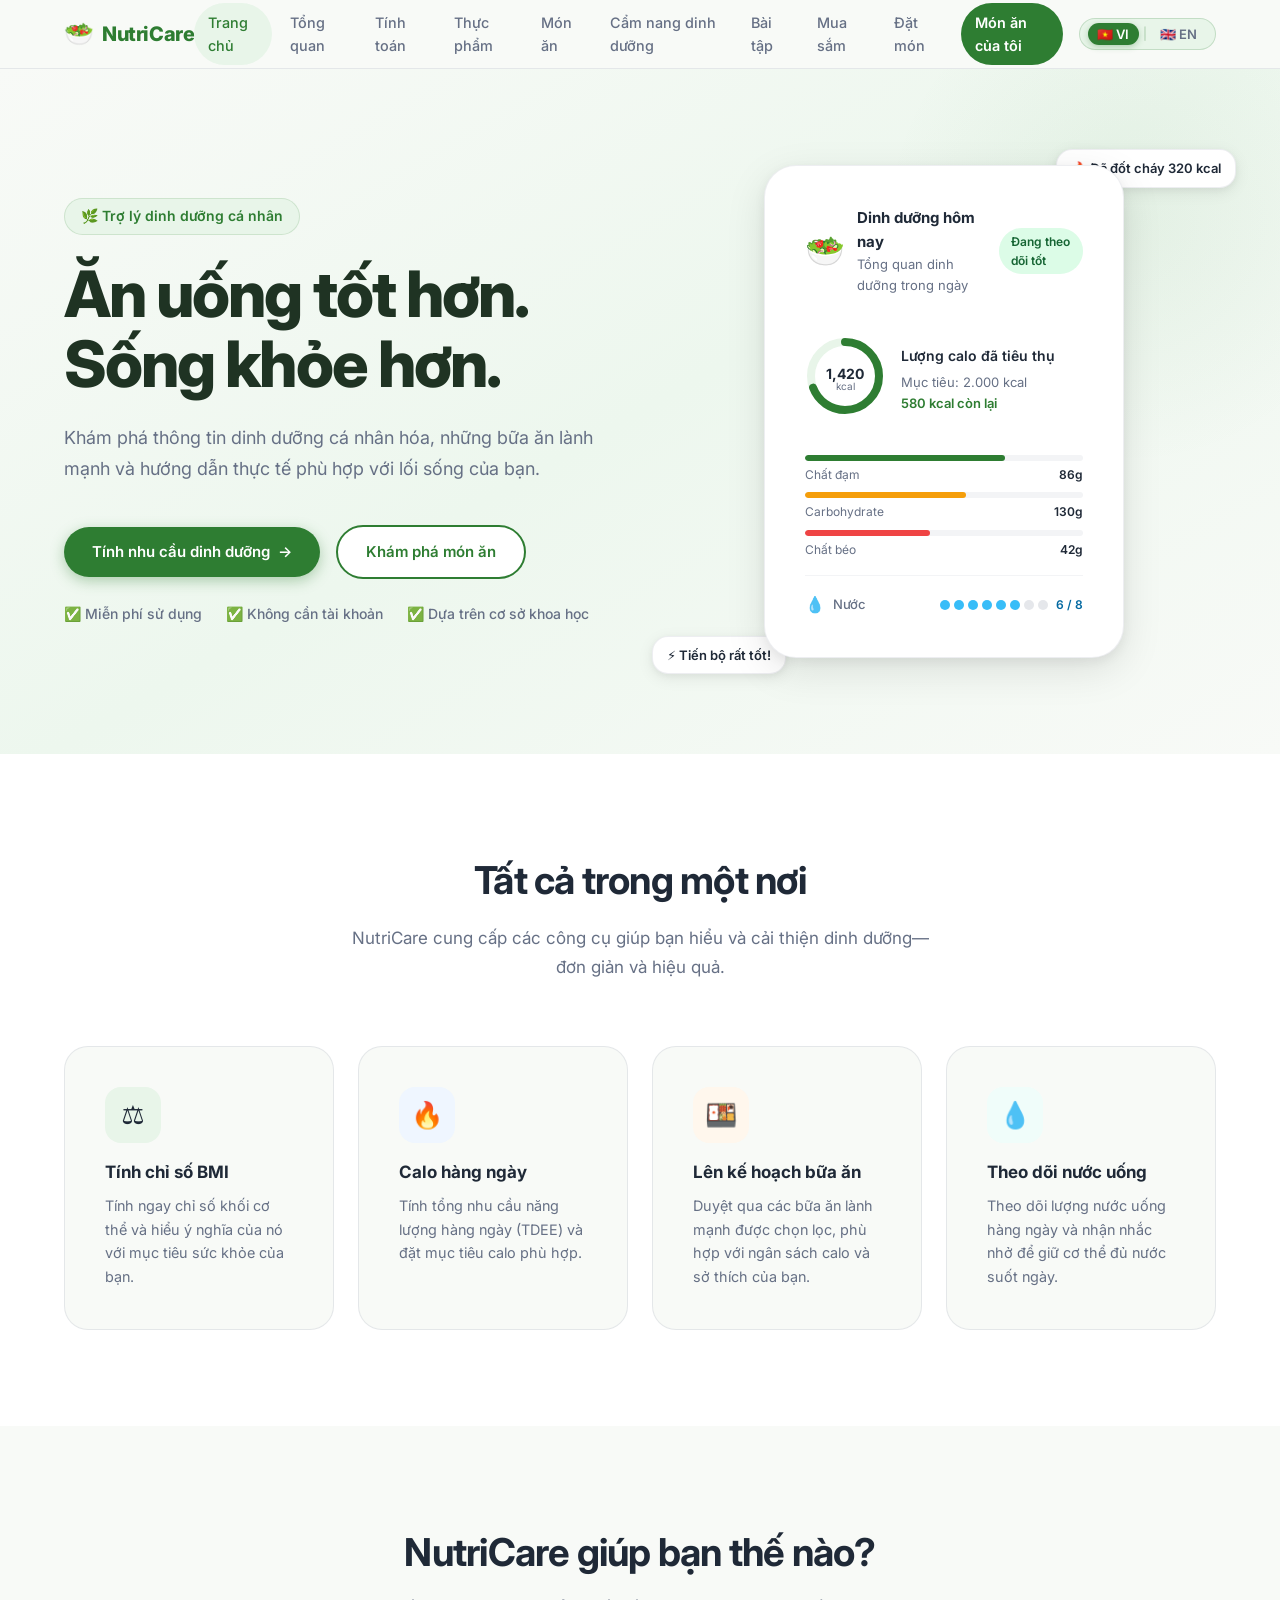
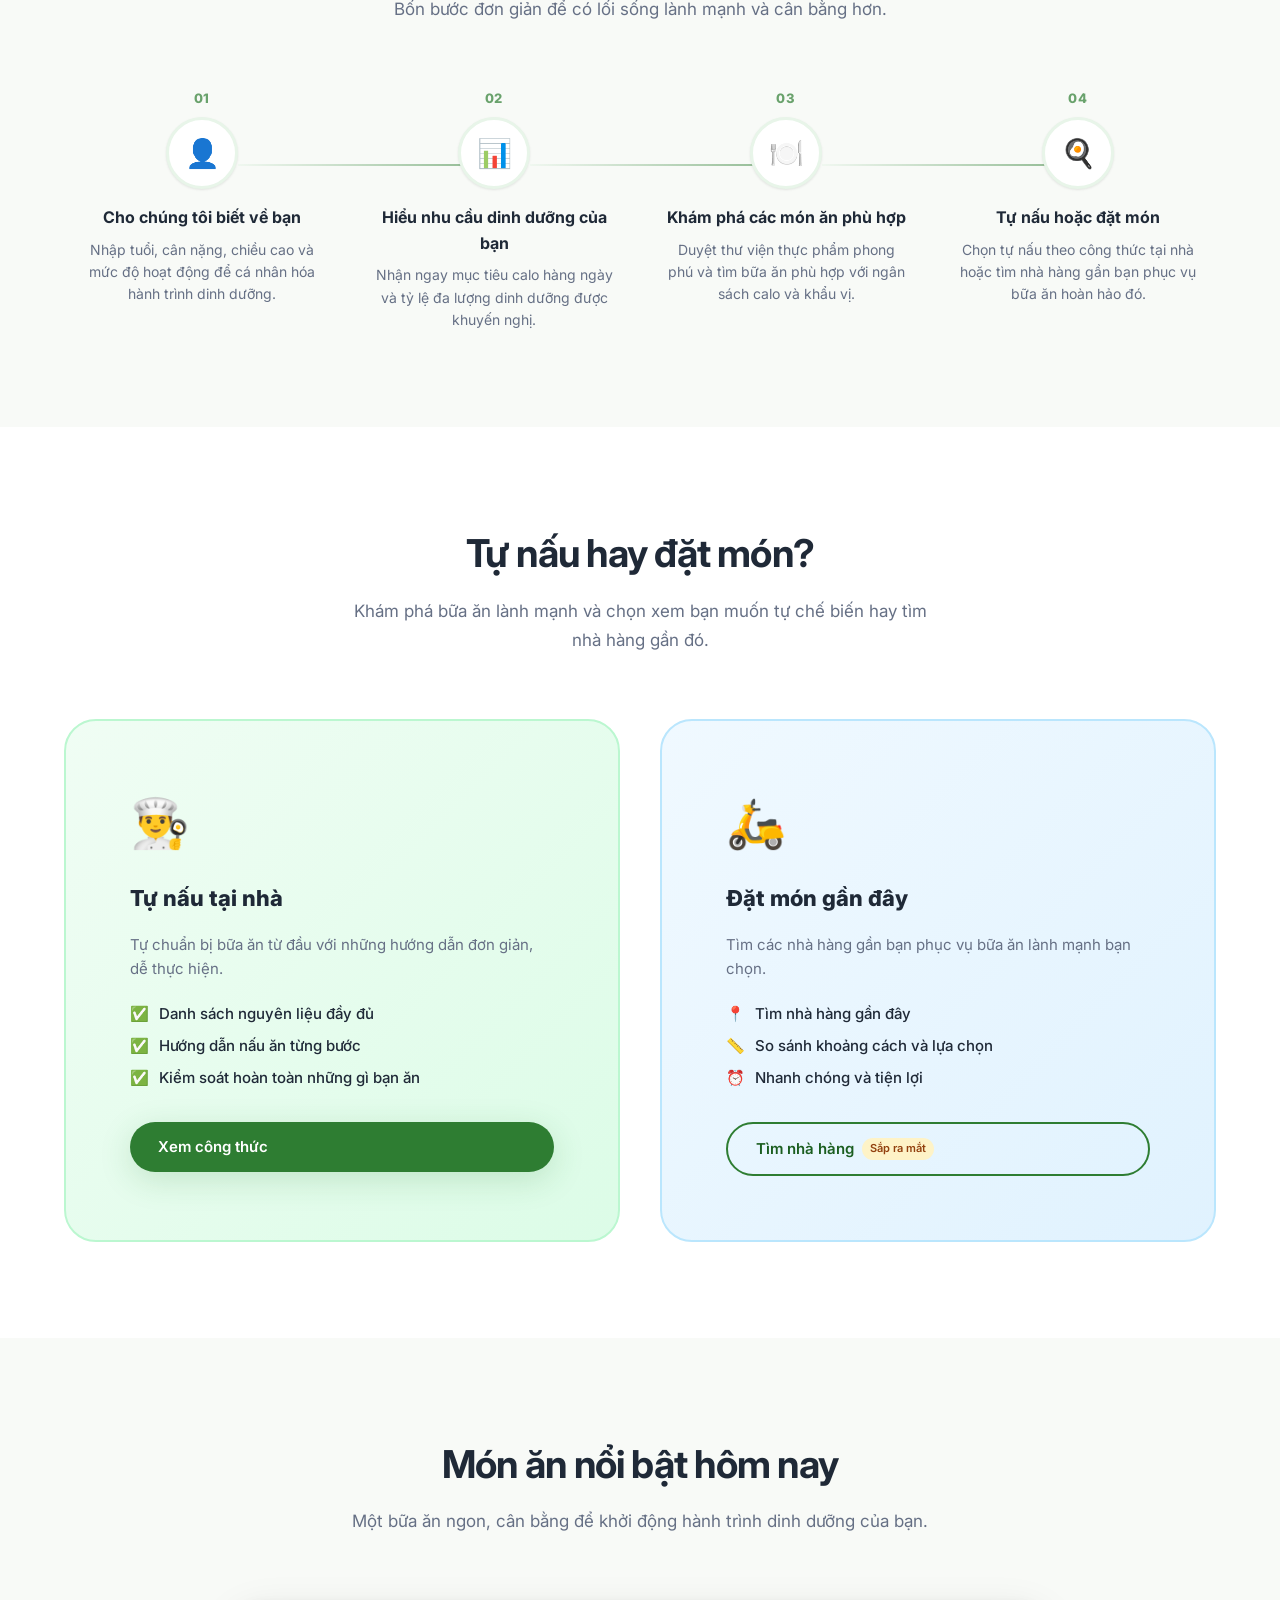
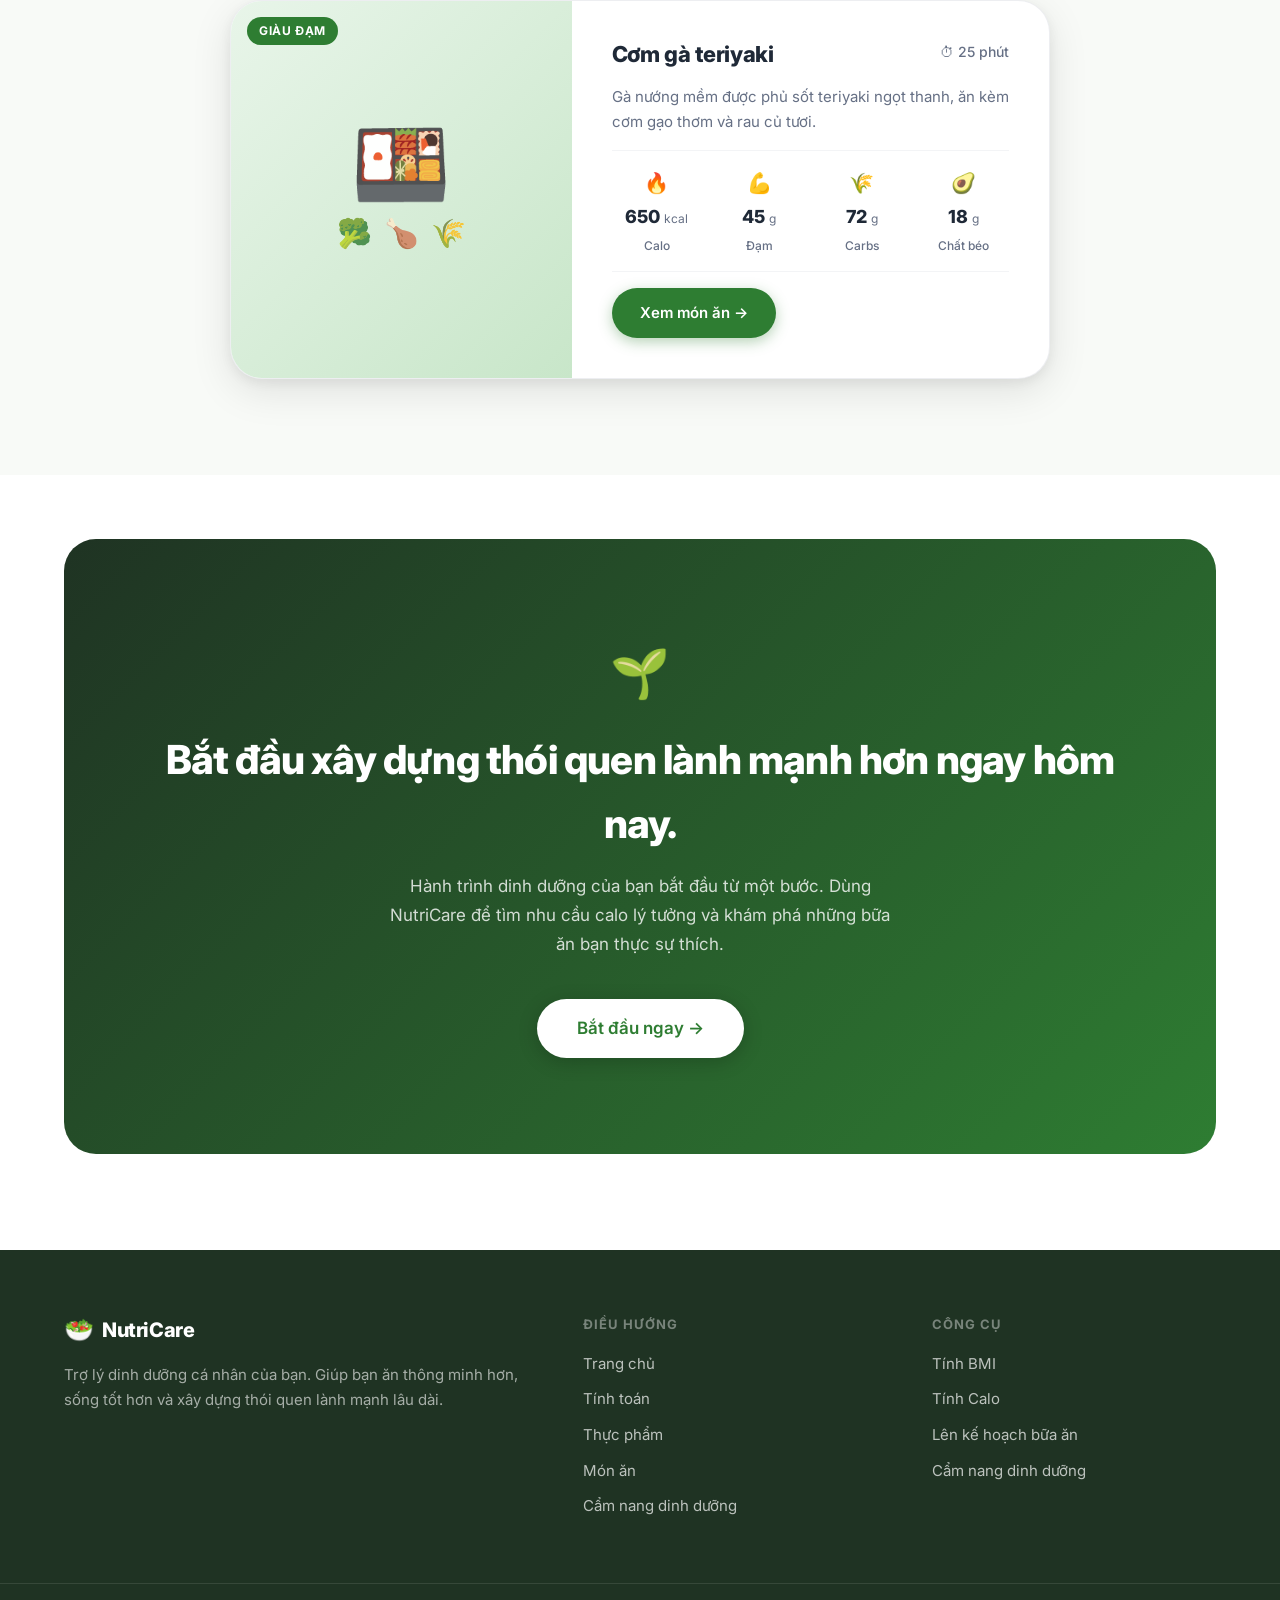
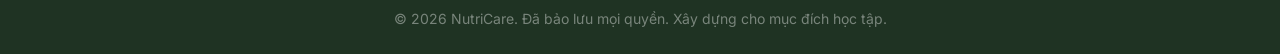
<file: index.html>
<!DOCTYPE html>
<html lang="vi">
<head>
  <meta charset="UTF-8" />
  <meta name="viewport" content="width=device-width, initial-scale=1.0" />
  <meta name="description" content="NutriCare – Trợ lý dinh dưỡng cá nhân của bạn." />
  <title>NutriCare – Trợ lý dinh dưỡng cá nhân</title>

  <!-- Google Fonts -->
  <link rel="preconnect" href="https://fonts.googleapis.com" />
  <link rel="preconnect" href="https://fonts.gstatic.com" crossorigin />
  <link href="https://fonts.googleapis.com/css2?family=Inter:wght@300;400;500;600;700;800&display=swap" rel="stylesheet" />

  <!-- Stylesheets -->
  <link rel="stylesheet" href="css/style.css" />
  <link rel="stylesheet" href="css/responsive.css" />
</head>
<body>

  <!-- ============================================================
       NAVIGATION BAR
  ============================================================ -->
  <header class="navbar" id="navbar">
    <div class="container nav-container">

      <!-- Logo -->
      <a href="index.html" class="nav-logo" aria-label="NutriCare Home">
        <span class="nav-logo-icon" aria-hidden="true">🥗</span>
        <span class="nav-logo-text">NutriCare</span>
      </a>

      <!-- Desktop Nav Links -->
      <nav class="nav-links" id="navLinks" aria-label="Main navigation">
        <a href="index.html"              class="nav-link active" data-i18n="nav.home"></a>
        <a href="pages/dashboard.html"    class="nav-link"        data-i18n="nav.dashboard"></a>
        <a href="pages/calculator.html"   class="nav-link"        data-i18n="nav.calculator"></a>
        <a href="pages/foods.html"        class="nav-link"        data-i18n="nav.foods"></a>
        <a href="pages/meals.html"        class="nav-link"        data-i18n="nav.meals"></a>
        <a href="pages/guide.html"        class="nav-link"        data-i18n="nav.guide"></a>
        <a href="pages/exercises.html"    class="nav-link"        data-i18n="nav.exercises"></a>
        <a href="pages/grocery.html"     class="nav-link"        data-i18n="nav.grocery"></a>
        <a href="pages/order.html"       class="nav-link"        data-i18n="nav.order"></a>
        <a href="pages/meals.html"        class="nav-link nav-link-cta" data-i18n="nav.myMeals"></a>

        <!-- ── Language Switcher ── -->
        <div class="lang-switcher" role="group" aria-label="Chọn ngôn ngữ" id="langSwitcher">
          <button class="lang-btn lang-btn-vi active" id="btnVI"
                  data-lang="vi" aria-pressed="true"
                  title="Tiếng Việt">
            🇻🇳 VI
          </button>
          <span class="lang-divider" aria-hidden="true">|</span>
          <button class="lang-btn lang-btn-en" id="btnEN"
                  data-lang="en" aria-pressed="false"
                  title="English">
            🇬🇧 EN
          </button>
        </div>
      </nav>

      <!-- Hamburger Button (Mobile) -->
      <button class="hamburger" id="hamburger"
              aria-label="Toggle navigation menu"
              aria-expanded="false"
              aria-controls="navLinks">
        <span class="hamburger-line"></span>
        <span class="hamburger-line"></span>
        <span class="hamburger-line"></span>
      </button>

    </div>
  </header>

  <main>

    <!-- ============================================================
         HERO SECTION
    ============================================================ -->
    <section class="hero" id="hero">
      <div class="container hero-container">

        <!-- Hero Text -->
        <div class="hero-content">
          <span class="hero-badge" data-i18n="hero.badge"></span>
          <h1 class="hero-title" data-i18n="hero.title"></h1>
          <p class="hero-subtitle" data-i18n="hero.subtitle"></p>
          <div class="hero-actions">
            <a href="pages/calculator.html" class="btn btn-primary">
              <span data-i18n="hero.btnCalculate"></span>
              <span class="btn-arrow" aria-hidden="true">→</span>
            </a>
            <a href="pages/meals.html" class="btn btn-secondary" data-i18n="hero.btnMeals"></a>
          </div>
          <div class="hero-trust">
            <span class="hero-trust-item" data-i18n="hero.trustFree"></span>
            <span class="hero-trust-item" data-i18n="hero.trustNoAcct"></span>
            <span class="hero-trust-item" data-i18n="hero.trustScience"></span>
          </div>
        </div>

        <!-- Hero Visual Card -->
        <div class="hero-visual" aria-label="Nutrition summary card preview">
          <div class="hero-card">
            <div class="hero-card-header">
              <span class="hero-card-emoji" aria-hidden="true">🥗</span>
              <div>
                <p class="hero-card-label" data-i18n="card.label"></p>
                <p class="hero-card-date"  data-i18n="card.date"></p>
              </div>
              <span class="hero-card-badge" data-i18n="card.badge"></span>
            </div>

            <div class="hero-card-calories">
              <div class="calorie-ring" aria-hidden="true">
                <svg viewBox="0 0 80 80" width="80" height="80">
                  <circle cx="40" cy="40" r="34" fill="none" stroke="#E8F5E9" stroke-width="8"/>
                  <circle cx="40" cy="40" r="34" fill="none" stroke="#2E7D32" stroke-width="8"
                    stroke-dasharray="148 213" stroke-linecap="round"
                    transform="rotate(-90 40 40)"/>
                </svg>
                <div class="calorie-ring-text">
                  <span class="calorie-number">1,420</span>
                  <span class="calorie-unit">kcal</span>
                </div>
              </div>
              <div class="calorie-info">
                <p class="calorie-title"     data-i18n="card.caloriesTitle"></p>
                <p class="calorie-goal"      data-i18n="card.caloriesGoal"></p>
                <p class="calorie-remaining" data-i18n="card.caloriesLeft"></p>
              </div>
            </div>

            <div class="hero-card-macros">
              <div class="macro-item">
                <div class="macro-bar-wrap">
                  <div class="macro-bar macro-protein" style="width: 72%" aria-label="Protein 72%"></div>
                </div>
                <div class="macro-labels">
                  <span class="macro-name" data-i18n="card.protein"></span>
                  <span class="macro-value">86g</span>
                </div>
              </div>
              <div class="macro-item">
                <div class="macro-bar-wrap">
                  <div class="macro-bar macro-carbs" style="width: 58%" aria-label="Carbs 58%"></div>
                </div>
                <div class="macro-labels">
                  <span class="macro-name" data-i18n="card.carbs"></span>
                  <span class="macro-value">130g</span>
                </div>
              </div>
              <div class="macro-item">
                <div class="macro-bar-wrap">
                  <div class="macro-bar macro-fat" style="width: 45%" aria-label="Fat 45%"></div>
                </div>
                <div class="macro-labels">
                  <span class="macro-name" data-i18n="card.fat"></span>
                  <span class="macro-value">42g</span>
                </div>
              </div>
            </div>

            <div class="hero-card-water">
              <span class="water-icon" aria-hidden="true">💧</span>
              <span class="water-label" data-i18n="card.water"></span>
              <div class="water-dots" aria-label="6 of 8 glasses drunk">
                <span class="water-dot filled" aria-hidden="true"></span>
                <span class="water-dot filled" aria-hidden="true"></span>
                <span class="water-dot filled" aria-hidden="true"></span>
                <span class="water-dot filled" aria-hidden="true"></span>
                <span class="water-dot filled" aria-hidden="true"></span>
                <span class="water-dot filled" aria-hidden="true"></span>
                <span class="water-dot" aria-hidden="true"></span>
                <span class="water-dot" aria-hidden="true"></span>
              </div>
              <span class="water-count">6 / 8</span>
            </div>
          </div>

          <!-- Floating badges -->
          <div class="float-badge float-badge-top" aria-hidden="true" data-i18n="card.burned"></div>
          <div class="float-badge float-badge-bottom" aria-hidden="true" data-i18n="card.progress"></div>
        </div>

      </div>
    </section>

    <!-- ============================================================
         QUICK STATS / BENEFITS SECTION
    ============================================================ -->
    <section class="benefits" id="benefits">
      <div class="container">
        <div class="section-header">
          <h2 class="section-title"    data-i18n="benefits.sectionTitle"></h2>
          <p  class="section-subtitle" data-i18n="benefits.sectionSubtitle"></p>
        </div>

        <div class="benefits-grid">

          <div class="benefit-card">
            <div class="benefit-icon benefit-icon-green" aria-hidden="true">⚖️</div>
            <h3 class="benefit-title" data-i18n="benefits.bmiTitle"></h3>
            <p  class="benefit-desc"  data-i18n="benefits.bmiDesc"></p>
          </div>

          <div class="benefit-card">
            <div class="benefit-icon benefit-icon-blue" aria-hidden="true">🔥</div>
            <h3 class="benefit-title" data-i18n="benefits.caloriesTitle"></h3>
            <p  class="benefit-desc"  data-i18n="benefits.caloriesDesc"></p>
          </div>

          <div class="benefit-card">
            <div class="benefit-icon benefit-icon-orange" aria-hidden="true">🍱</div>
            <h3 class="benefit-title" data-i18n="benefits.mealTitle"></h3>
            <p  class="benefit-desc"  data-i18n="benefits.mealDesc"></p>
          </div>

          <div class="benefit-card">
            <div class="benefit-icon benefit-icon-teal" aria-hidden="true">💧</div>
            <h3 class="benefit-title" data-i18n="benefits.waterTitle"></h3>
            <p  class="benefit-desc"  data-i18n="benefits.waterDesc"></p>
          </div>

        </div>
      </div>
    </section>

    <!-- ============================================================
         HOW NUTRICARE HELPS SECTION
    ============================================================ -->
    <section class="how-it-works" id="how-it-works">
      <div class="container">
        <div class="section-header">
          <h2 class="section-title"    data-i18n="steps.sectionTitle"></h2>
          <p  class="section-subtitle" data-i18n="steps.sectionSubtitle"></p>
        </div>

        <div class="steps-container">

          <div class="step-item">
            <div class="step-number" aria-hidden="true">01</div>
            <div class="step-icon"   aria-hidden="true">👤</div>
            <div class="step-content">
              <h3 class="step-title" data-i18n="steps.step1Title"></h3>
              <p  class="step-desc"  data-i18n="steps.step1Desc"></p>
            </div>
            <div class="step-connector" aria-hidden="true"></div>
          </div>

          <div class="step-item">
            <div class="step-number" aria-hidden="true">02</div>
            <div class="step-icon"   aria-hidden="true">📊</div>
            <div class="step-content">
              <h3 class="step-title" data-i18n="steps.step2Title"></h3>
              <p  class="step-desc"  data-i18n="steps.step2Desc"></p>
            </div>
            <div class="step-connector" aria-hidden="true"></div>
          </div>

          <div class="step-item">
            <div class="step-number" aria-hidden="true">03</div>
            <div class="step-icon"   aria-hidden="true">🍽️</div>
            <div class="step-content">
              <h3 class="step-title" data-i18n="steps.step3Title"></h3>
              <p  class="step-desc"  data-i18n="steps.step3Desc"></p>
            </div>
            <div class="step-connector" aria-hidden="true"></div>
          </div>

          <div class="step-item">
            <div class="step-number" aria-hidden="true">04</div>
            <div class="step-icon"   aria-hidden="true">🍳</div>
            <div class="step-content">
              <h3 class="step-title" data-i18n="steps.step4Title"></h3>
              <p  class="step-desc"  data-i18n="steps.step4Desc"></p>
            </div>
          </div>

        </div>
      </div>
    </section>

    <!-- ============================================================
         COOK OR ORDER? FEATURE SECTION
    ============================================================ -->
    <section class="cook-or-order" id="cook-or-order">
      <div class="container">
        <div class="section-header">
          <h2 class="section-title"    data-i18n="cookOrder.sectionTitle"></h2>
          <p  class="section-subtitle" data-i18n="cookOrder.sectionSubtitle"></p>
        </div>

        <div class="cook-order-grid">

          <div class="cook-card cook-card-cook">
            <div class="cook-card-icon" aria-hidden="true">👨‍🍳</div>
            <h3 class="cook-card-title" data-i18n="cookOrder.cookTitle"></h3>
            <p  class="cook-card-desc"  data-i18n="cookOrder.cookDesc"></p>
            <ul class="cook-card-features">
              <li>
                <span class="feature-check" aria-hidden="true">✅</span>
                <span data-i18n="cookOrder.cookFeat1"></span>
              </li>
              <li>
                <span class="feature-check" aria-hidden="true">✅</span>
                <span data-i18n="cookOrder.cookFeat2"></span>
              </li>
              <li>
                <span class="feature-check" aria-hidden="true">✅</span>
                <span data-i18n="cookOrder.cookFeat3"></span>
              </li>
            </ul>
            <a href="pages/meals.html" class="btn btn-cook" data-i18n="cookOrder.cookBtn"></a>
          </div>

          <div class="cook-card cook-card-order">
            <div class="cook-card-icon" aria-hidden="true">🛵</div>
            <h3 class="cook-card-title" data-i18n="cookOrder.orderTitle"></h3>
            <p  class="cook-card-desc"  data-i18n="cookOrder.orderDesc"></p>
            <ul class="cook-card-features">
              <li>
                <span class="feature-check" aria-hidden="true">📍</span>
                <span data-i18n="cookOrder.orderFeat1"></span>
              </li>
              <li>
                <span class="feature-check" aria-hidden="true">📏</span>
                <span data-i18n="cookOrder.orderFeat2"></span>
              </li>
              <li>
                <span class="feature-check" aria-hidden="true">⏰</span>
                <span data-i18n="cookOrder.orderFeat3"></span>
              </li>
            </ul>
            <a href="pages/meals.html" class="btn btn-order">
              <span data-i18n="cookOrder.orderBtn"></span>
              <span class="coming-soon-tag" data-i18n="cookOrder.comingSoon"></span>
            </a>
          </div>

        </div>
      </div>
    </section>

    <!-- ============================================================
         FEATURED MEAL PREVIEW
    ============================================================ -->
    <section class="featured-meal" id="featured-meal">
      <div class="container">
        <div class="section-header">
          <h2 class="section-title"    data-i18n="meal.sectionTitle"></h2>
          <p  class="section-subtitle" data-i18n="meal.sectionSubtitle"></p>
        </div>

        <div class="meal-card-wrapper">
          <article class="meal-card" aria-label="Featured meal">

            <!-- Meal Visual -->
            <div class="meal-visual" aria-hidden="true">
              <div class="meal-emoji-scene">
                <span class="meal-emoji-main">🍱</span>
                <div class="meal-emoji-deco">
                  <span>🥦</span>
                  <span>🍗</span>
                  <span>🌾</span>
                </div>
              </div>
              <span class="meal-tag" data-i18n="meal.tag"></span>
            </div>

            <!-- Meal Info -->
            <div class="meal-info">
              <div class="meal-header">
                <h3 class="meal-name" data-i18n="meal.name"></h3>
                <span class="meal-time" data-i18n="meal.time"></span>
              </div>

              <p class="meal-description" data-i18n="meal.description"></p>

              <div class="meal-macros">
                <div class="meal-macro-item">
                  <span class="meal-macro-icon" aria-hidden="true">🔥</span>
                  <div>
                    <span class="meal-macro-value">650</span>
                    <span class="meal-macro-unit">kcal</span>
                  </div>
                  <span class="meal-macro-label" data-i18n="meal.labelCalories"></span>
                </div>
                <div class="meal-macro-item">
                  <span class="meal-macro-icon" aria-hidden="true">💪</span>
                  <div>
                    <span class="meal-macro-value">45</span>
                    <span class="meal-macro-unit">g</span>
                  </div>
                  <span class="meal-macro-label" data-i18n="meal.labelProtein"></span>
                </div>
                <div class="meal-macro-item">
                  <span class="meal-macro-icon" aria-hidden="true">🌾</span>
                  <div>
                    <span class="meal-macro-value">72</span>
                    <span class="meal-macro-unit">g</span>
                  </div>
                  <span class="meal-macro-label" data-i18n="meal.labelCarbs"></span>
                </div>
                <div class="meal-macro-item">
                  <span class="meal-macro-icon" aria-hidden="true">🥑</span>
                  <div>
                    <span class="meal-macro-value">18</span>
                    <span class="meal-macro-unit">g</span>
                  </div>
                  <span class="meal-macro-label" data-i18n="meal.labelFat"></span>
                </div>
              </div>

              <a href="pages/meals.html" class="btn btn-primary meal-btn" data-i18n="meal.viewBtn"></a>
            </div>

          </article>
        </div>
      </div>
    </section>

    <!-- ============================================================
         FINAL CTA SECTION
    ============================================================ -->
    <section class="cta-section" id="cta">
      <div class="container">
        <div class="cta-card">
          <span class="cta-emoji" aria-hidden="true">🌱</span>
          <h2 class="cta-title" data-i18n="cta.title"></h2>
          <p  class="cta-desc"  data-i18n="cta.desc"></p>
          <a href="pages/calculator.html" class="btn btn-primary btn-large" data-i18n="cta.btn"></a>
        </div>
      </div>
    </section>

  </main>

  <!-- ============================================================
       FOOTER
  ============================================================ -->
  <footer class="footer" id="footer">
    <div class="container footer-container">

      <div class="footer-brand">
        <a href="index.html" class="nav-logo footer-logo" aria-label="NutriCare Home">
          <span class="nav-logo-icon" aria-hidden="true">🥗</span>
          <span class="nav-logo-text">NutriCare</span>
        </a>
        <p class="footer-desc" data-i18n="footer.desc"></p>
      </div>

      <nav class="footer-nav" aria-label="Footer navigation">
        <h4 class="footer-nav-title" data-i18n="footer.navTitle"></h4>
        <ul class="footer-nav-list">
          <li><a href="index.html"            class="footer-link" data-i18n="footer.linkHome"></a></li>
          <li><a href="pages/calculator.html" class="footer-link" data-i18n="footer.linkCalculator"></a></li>
          <li><a href="pages/foods.html"      class="footer-link" data-i18n="footer.linkFoods"></a></li>
          <li><a href="pages/meals.html"      class="footer-link" data-i18n="footer.linkMeals"></a></li>
          <li><a href="pages/guide.html"      class="footer-link" data-i18n="footer.linkGuide"></a></li>
        </ul>
      </nav>

      <div class="footer-tools">
        <h4 class="footer-nav-title" data-i18n="footer.toolsTitle"></h4>
        <ul class="footer-nav-list">
          <li><a href="pages/calculator.html" class="footer-link" data-i18n="footer.linkBmi"></a></li>
          <li><a href="pages/calculator.html" class="footer-link" data-i18n="footer.linkCalorie"></a></li>
          <li><a href="pages/meals.html"      class="footer-link" data-i18n="footer.linkPlanner"></a></li>
          <li><a href="pages/guide.html"      class="footer-link" data-i18n="footer.linkGuide"></a></li>
        </ul>
      </div>

    </div>

    <div class="footer-bottom">
      <div class="container">
        <p class="footer-copy" data-i18n="footer.copy"></p>
      </div>
    </div>
  </footer>

  <!-- Translation data must load BEFORE main.js -->
  <script src="data/translations.js"></script>
  <script src="js/main.js"></script>
</body>
</html>
</file>
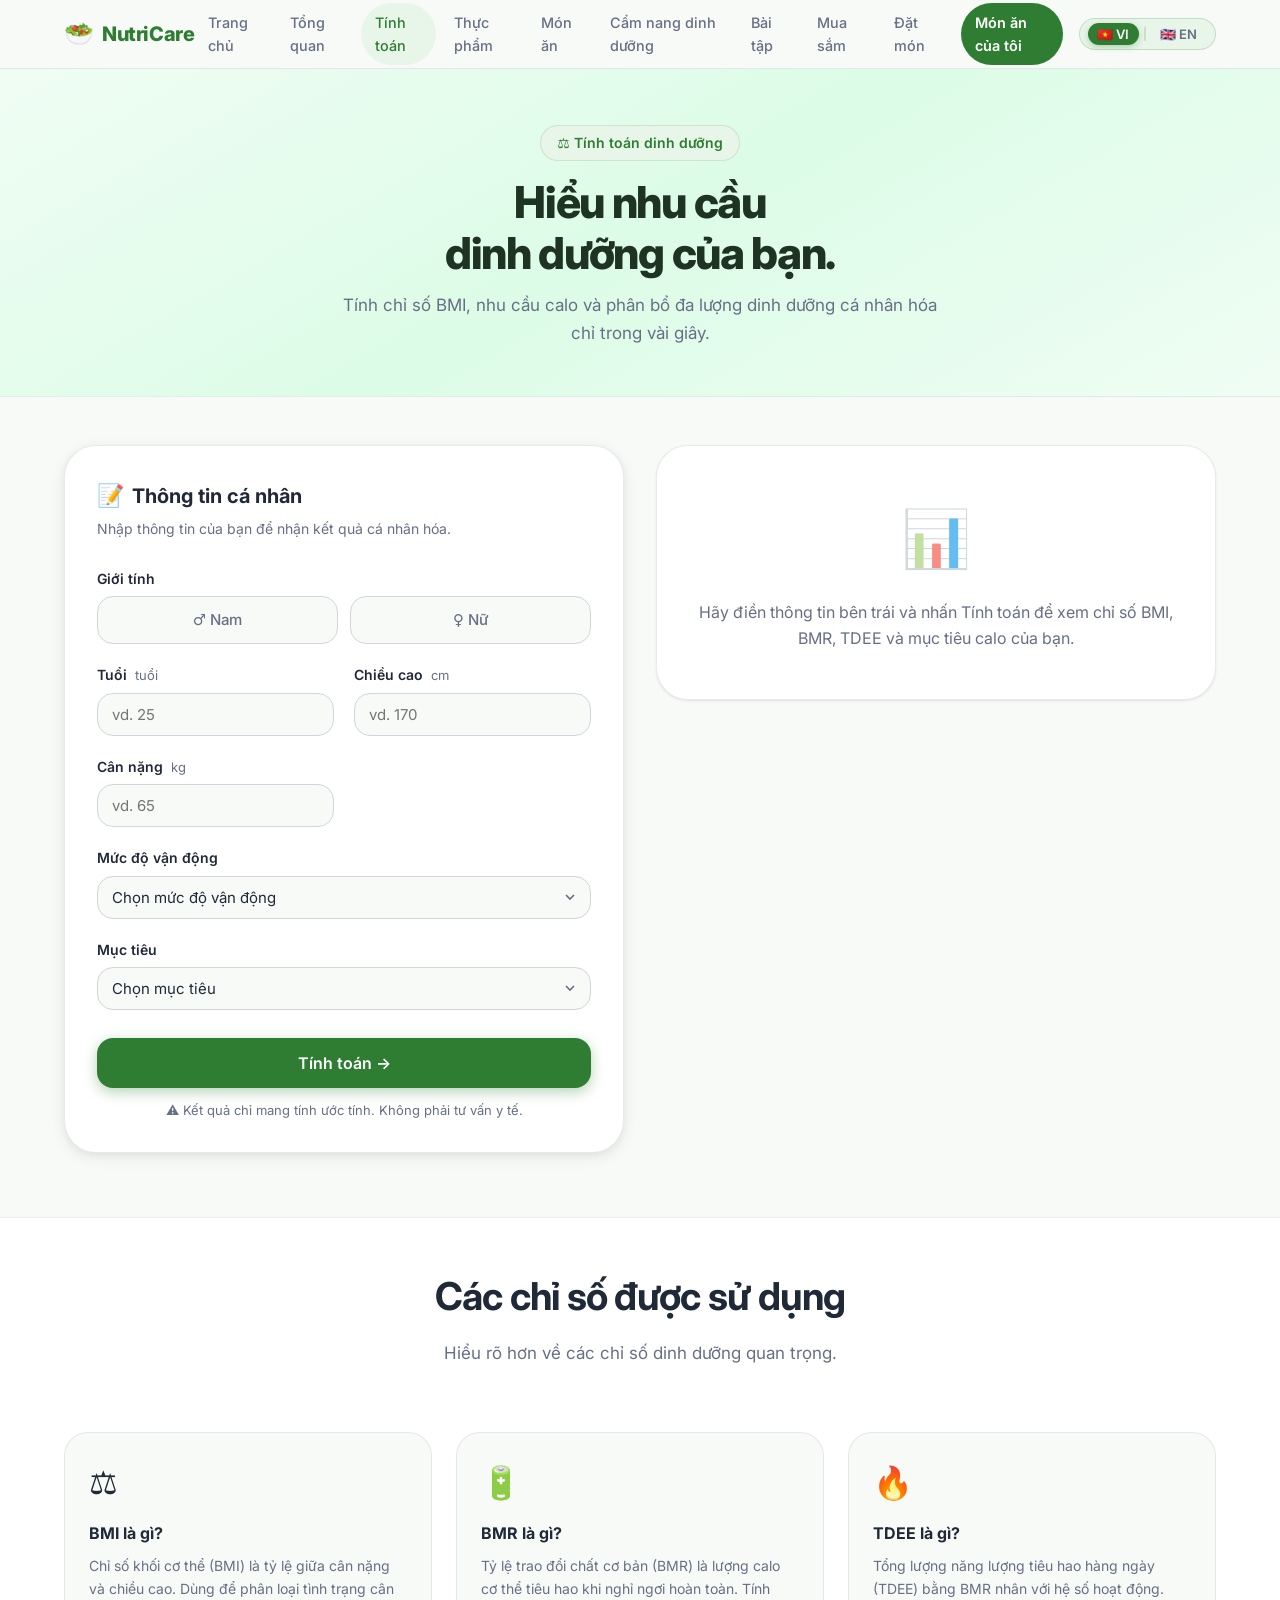
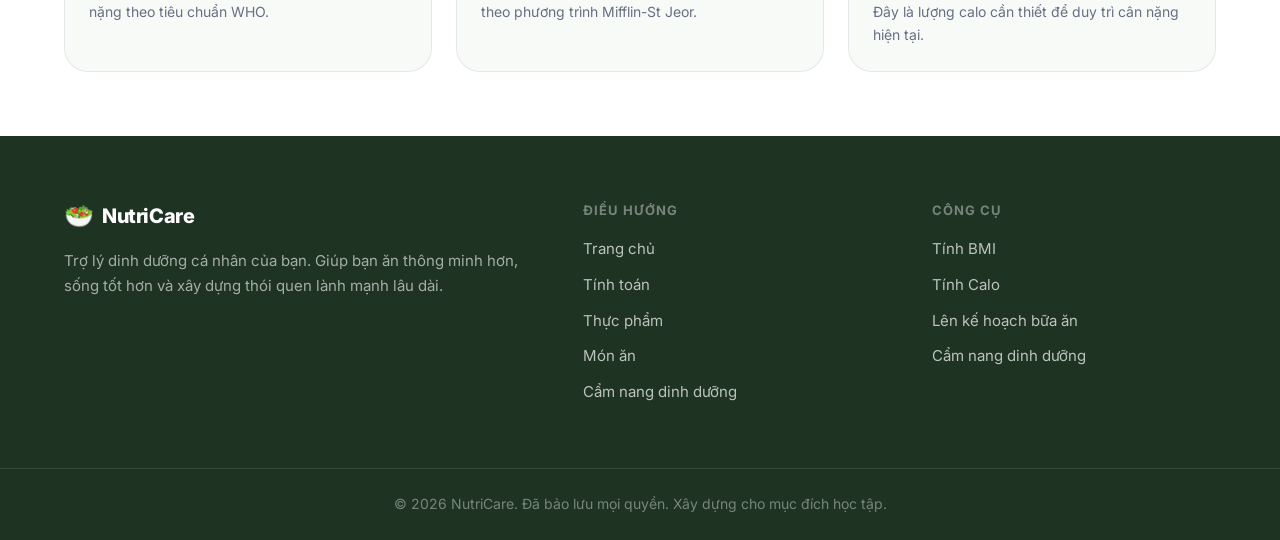
<file: pages/calculator.html>
﻿<!DOCTYPE html>
<html lang="vi">
<head>
  <meta charset="UTF-8" />
  <meta name="viewport" content="width=device-width, initial-scale=1.0" />
  <meta name="description" content="NutriCare – Tinh toan dinh duong ca nhan." data-i18n="calculator.metaDesc" />
  <title data-i18n="calculator.metaTitle">NutriCare – Tinh toan dinh duong</title>

  <!-- Google Fonts -->
  <link rel="preconnect" href="https://fonts.googleapis.com" />
  <link rel="preconnect" href="https://fonts.gstatic.com" crossorigin />
  <link href="https://fonts.googleapis.com/css2?family=Inter:wght@300;400;500;600;700;800&display=swap" rel="stylesheet" />

  <!-- Stylesheets -->
  <link rel="stylesheet" href="../css/style.css" />
  <link rel="stylesheet" href="../css/responsive.css" />
  <link rel="stylesheet" href="../css/calculator.css" />
</head>
<body>

  <!-- ============================================================
       NAVIGATION BAR
  ============================================================ -->
  <header class="navbar" id="navbar">
    <div class="container nav-container">

      <!-- Logo -->
      <a href="../index.html" class="nav-logo" aria-label="NutriCare Home">
        <span class="nav-logo-icon" aria-hidden="true">🥗</span>
        <span class="nav-logo-text">NutriCare</span>
      </a>

      <!-- Desktop Nav Links -->
      <nav class="nav-links" id="navLinks" aria-label="Main navigation">
        <a href="../index.html"   class="nav-link"        data-i18n="nav.home"></a>
        <a href="dashboard.html" class="nav-link"        data-i18n="nav.dashboard"></a>
        <a href="calculator.html" class="nav-link active" data-i18n="nav.calculator"></a>
        <a href="foods.html"     class="nav-link"        data-i18n="nav.foods"></a>
        <a href="meals.html"     class="nav-link"        data-i18n="nav.meals"></a>
        <a href="guide.html"     class="nav-link"        data-i18n="nav.guide"></a>
        <a href="exercises.html" class="nav-link"        data-i18n="nav.exercises"></a>
        <a href="grocery.html"     class="nav-link"        data-i18n="nav.grocery"></a>
        <a href="order.html"       class="nav-link"        data-i18n="nav.order"></a>
        <a href="meals.html"     class="nav-link nav-link-cta" data-i18n="nav.myMeals"></a>

        <!-- Language Switcher -->
        <div class="lang-switcher" role="group" aria-label="Chon ngon ngu" id="langSwitcher">
          <button class="lang-btn lang-btn-vi active" id="btnVI"
                  data-lang="vi" aria-pressed="true" title="Tieng Viet">
            🇻🇳 VI
          </button>
          <span class="lang-divider" aria-hidden="true">|</span>
          <button class="lang-btn lang-btn-en" id="btnEN"
                  data-lang="en" aria-pressed="false" title="English">
            🇬🇧 EN
          </button>
        </div>
      </nav>

      <!-- Hamburger Button (Mobile) -->
      <button class="hamburger" id="hamburger"
              aria-label="Toggle navigation menu"
              aria-expanded="false"
              aria-controls="navLinks">
        <span class="hamburger-line"></span>
        <span class="hamburger-line"></span>
        <span class="hamburger-line"></span>
      </button>

    </div>
  </header>

  <main>

    <!-- ============================================================
         HERO SECTION
    ============================================================ -->
    <section class="calc-hero" id="calc-hero">
      <div class="container">
        <span class="calc-hero-badge" data-i18n="calculator.heroBadge"></span>
        <h1 class="calc-hero-title" data-i18n="calculator.heroTitle"></h1>
        <p class="calc-hero-subtitle" data-i18n="calculator.heroSubtitle"></p>
      </div>
    </section>

    <!-- ============================================================
         MAIN CALCULATOR LAYOUT
    ============================================================ -->
    <section class="container">
      <div class="calc-layout">

        <!-- ── LEFT: FORM PANEL ── -->
        <div class="calc-panel" id="calcFormPanel">
          <h2 class="calc-panel-title">
            <span class="panel-icon" aria-hidden="true">📝</span>
            <span data-i18n="calculator.formTitle"></span>
          </h2>
          <p class="calc-panel-subtitle" data-i18n="calculator.formSubtitle"></p>

          <form id="calcForm" novalidate>
            <div class="form-grid">

              <!-- GENDER (full width) -->
              <div class="form-group full-width">
                <label class="form-label" data-i18n="calculator.labelGender"></label>
                <div class="gender-group" role="radiogroup" aria-labelledby="genderLabel">
                  <div class="gender-option">
                    <input type="radio" id="genderMale" name="gender" value="male" />
                    <label class="gender-label" for="genderMale" data-i18n="calculator.genderMale"></label>
                  </div>
                  <div class="gender-option">
                    <input type="radio" id="genderFemale" name="gender" value="female" />
                    <label class="gender-label" for="genderFemale" data-i18n="calculator.genderFemale"></label>
                  </div>
                </div>
                <span class="field-error" id="errGender" role="alert" data-i18n="calculator.errGender"></span>
              </div>

              <!-- AGE -->
              <div class="form-group">
                <label class="form-label" for="inputAge">
                  <span data-i18n="calculator.labelAge"></span>
                  <span class="label-unit" data-i18n="calculator.unitYears"></span>
                </label>
                <input type="number" id="inputAge" class="form-control"
                       min="10" max="100" step="1"
                       data-i18n-ph="calculator.phAge" />
                <span class="field-error" id="errAge" role="alert" data-i18n="calculator.errAge"></span>
              </div>

              <!-- HEIGHT -->
              <div class="form-group">
                <label class="form-label" for="inputHeight">
                  <span data-i18n="calculator.labelHeight"></span>
                  <span class="label-unit" data-i18n="calculator.unitCm"></span>
                </label>
                <input type="number" id="inputHeight" class="form-control"
                       min="50" max="250" step="0.5"
                       data-i18n-ph="calculator.phHeight" />
                <span class="field-error" id="errHeight" role="alert" data-i18n="calculator.errHeight"></span>
              </div>

              <!-- WEIGHT -->
              <div class="form-group">
                <label class="form-label" for="inputWeight">
                  <span data-i18n="calculator.labelWeight"></span>
                  <span class="label-unit" data-i18n="calculator.unitKg"></span>
                </label>
                <input type="number" id="inputWeight" class="form-control"
                       min="20" max="300" step="0.1"
                       data-i18n-ph="calculator.phWeight" />
                <span class="field-error" id="errWeight" role="alert" data-i18n="calculator.errWeight"></span>
              </div>

              <!-- ACTIVITY (full width) -->
              <div class="form-group full-width">
                <label class="form-label" for="selectActivity" data-i18n="calculator.labelActivity"></label>
                <select id="selectActivity" class="form-control">
                  <option value="" disabled selected data-i18n="calculator.actSelect"></option>
                  <option value="1.2"   data-i18n="calculator.actSedentary"></option>
                  <option value="1.375" data-i18n="calculator.actLight"></option>
                  <option value="1.55"  data-i18n="calculator.actModerate"></option>
                  <option value="1.725" data-i18n="calculator.actVery"></option>
                  <option value="1.9"   data-i18n="calculator.actExtreme"></option>
                </select>
                <span class="field-error" id="errActivity" role="alert" data-i18n="calculator.errActivity"></span>
              </div>

              <!-- GOAL (full width) -->
              <div class="form-group full-width">
                <label class="form-label" for="selectGoal" data-i18n="calculator.labelGoal"></label>
                <select id="selectGoal" class="form-control">
                  <option value="" disabled selected data-i18n="calculator.goalSelect"></option>
                  <option value="lose"     data-i18n="calculator.goalLose"></option>
                  <option value="maintain" data-i18n="calculator.goalMaintain"></option>
                  <option value="gain"     data-i18n="calculator.goalGain"></option>
                </select>
                <span class="field-error" id="errGoal" role="alert" data-i18n="calculator.errGoal"></span>
              </div>

            </div><!-- /.form-grid -->

            <div class="calc-submit-area">
              <button type="submit" id="btnCalculate" class="btn btn-primary btn-calculate"
                      data-i18n="calculator.calcBtn"></button>
              <p class="calc-disclaimer" data-i18n="calculator.disclaimer"></p>
            </div>

          </form>
        </div><!-- /.calc-panel -->

        <!-- ── RIGHT: RESULTS PANEL ── -->
        <div class="results-panel" id="resultsPanel" aria-live="polite">

          <!-- Empty state (shown until first calculation) -->
          <div class="results-empty" id="resultsEmpty">
            <span class="results-empty-icon" aria-hidden="true">📊</span>
            <p class="results-empty-text" data-i18n="calculator.emptyText"></p>
          </div>

          <!-- Results (hidden until calculated) -->
          <div class="results-loaded" id="resultsLoaded">

            <!-- BMI CARD -->
            <div class="bmi-card">
              <div class="bmi-card-header">
                <h3 class="bmi-card-title">
                  <span aria-hidden="true">⚖️</span>
                  <span data-i18n="calculator.bmiTitle"></span>
                </h3>
              </div>
              <div class="bmi-value-row">
                <span class="bmi-number" id="resultBmiValue">--</span>
                <span class="bmi-category-badge" id="resultBmiCategory"></span>
              </div>
              <div class="bmi-scale" role="presentation" aria-hidden="true">
                <div class="bmi-scale-marker" id="bmiMarker" style="left: 0%"></div>
              </div>
              <div class="bmi-scale-labels" aria-hidden="true">
                <span class="bmi-scale-label" data-i18n="calculator.bmiScaleUnder"></span>
                <span class="bmi-scale-label" data-i18n="calculator.bmiScaleNormal"></span>
                <span class="bmi-scale-label" data-i18n="calculator.bmiScaleOver"></span>
                <span class="bmi-scale-label" data-i18n="calculator.bmiScaleObese"></span>
              </div>
            </div>

            <!-- BMR / TDEE / TARGET STAT CARDS -->
            <div class="stats-row">
              <div class="stat-card">
                <span class="stat-icon" aria-hidden="true">🔋</span>
                <div class="stat-value" id="resultBmr">--</div>
                <span class="stat-unit">kcal</span>
                <div class="stat-label" data-i18n="calculator.statBmrLabel"></div>
              </div>
              <div class="stat-card">
                <span class="stat-icon" aria-hidden="true">🔥</span>
                <div class="stat-value" id="resultTdee">--</div>
                <span class="stat-unit">kcal</span>
                <div class="stat-label" data-i18n="calculator.statTdeeLabel"></div>
              </div>
              <div class="stat-card">
                <span class="stat-icon" aria-hidden="true">🎯</span>
                <div class="stat-value" id="resultCalTarget">--</div>
                <span class="stat-unit">kcal</span>
                <div class="stat-label" data-i18n="calculator.statCalLabel"></div>
              </div>
            </div>

            <!-- CALORIE TARGET CARD -->
            <div class="calorie-target-card">
              <div class="calorie-target-header">
                <p class="calorie-target-title" data-i18n="calculator.calTargetTitle"></p>
              </div>
              <div class="calorie-target-main">
                <span class="calorie-target-number" id="resultCalTargetBig">--</span>
                <span class="calorie-target-unit">kcal</span>
              </div>
              <p class="calorie-target-goal">
                <span data-i18n="calculator.calTargetTitle"></span>&nbsp;·&nbsp;<span id="resultGoalLabel"></span>
              </p>
              <div class="calorie-adjustments">
                <div class="calorie-adj-item">
                  <div class="calorie-adj-label" data-i18n="calculator.calAdjMin"></div>
                  <div class="calorie-adj-value" id="resultCalMin">--</div>
                </div>
                <div class="calorie-adj-item">
                  <div class="calorie-adj-label" data-i18n="calculator.calAdjMax"></div>
                  <div class="calorie-adj-value" id="resultCalMax">--</div>
                </div>
              </div>
            </div>

            <!-- MACROS CARD -->
            <div class="macros-card">
              <h3 class="macros-title" data-i18n="calculator.macrosTitle"></h3>
              <p class="macros-subtitle" data-i18n="calculator.macrosSubtitle"></p>
              <div class="macro-rows">

                <!-- Protein -->
                <div class="macro-row-item">
                  <div class="macro-row-header">
                    <div class="macro-row-left">
                      <span class="macro-dot macro-dot-protein" aria-hidden="true"></span>
                      <span class="macro-row-name" data-i18n="calculator.macroProtein"></span>
                    </div>
                    <div class="macro-row-right">
                      <div class="macro-row-grams"><span id="resultProteinG">--</span>g</div>
                      <div class="macro-row-detail"><span id="resultProteinKcal">--</span> kcal · <span id="resultProteinPct">--</span>%</div>
                    </div>
                  </div>
                  <div class="macro-bar-bg" role="presentation" aria-hidden="true">
                    <div class="macro-bar-fill macro-fill-protein" id="barProtein" style="width: 0%"></div>
                  </div>
                </div>

                <!-- Carbs -->
                <div class="macro-row-item">
                  <div class="macro-row-header">
                    <div class="macro-row-left">
                      <span class="macro-dot macro-dot-carbs" aria-hidden="true"></span>
                      <span class="macro-row-name" data-i18n="calculator.macroCarbs"></span>
                    </div>
                    <div class="macro-row-right">
                      <div class="macro-row-grams"><span id="resultCarbsG">--</span>g</div>
                      <div class="macro-row-detail"><span id="resultCarbsKcal">--</span> kcal · <span id="resultCarbsPct">--</span>%</div>
                    </div>
                  </div>
                  <div class="macro-bar-bg" role="presentation" aria-hidden="true">
                    <div class="macro-bar-fill macro-fill-carbs" id="barCarbs" style="width: 0%"></div>
                  </div>
                </div>

                <!-- Fat -->
                <div class="macro-row-item">
                  <div class="macro-row-header">
                    <div class="macro-row-left">
                      <span class="macro-dot macro-dot-fat" aria-hidden="true"></span>
                      <span class="macro-row-name" data-i18n="calculator.macroFat"></span>
                    </div>
                    <div class="macro-row-right">
                      <div class="macro-row-grams"><span id="resultFatG">--</span>g</div>
                      <div class="macro-row-detail"><span id="resultFatKcal">--</span> kcal · <span id="resultFatPct">--</span>%</div>
                    </div>
                  </div>
                  <div class="macro-bar-bg" role="presentation" aria-hidden="true">
                    <div class="macro-bar-fill macro-fill-fat" id="barFat" style="width: 0%"></div>
                  </div>
                </div>

              </div>
            </div>

            <!-- SAVED NOTICE -->
            <div class="saved-notice" id="savedNotice">
              <span class="saved-notice-icon" aria-hidden="true">✅</span>
              <span data-i18n="calculator.savedNotice"></span>
            </div>

          </div><!-- /.results-loaded -->

        </div><!-- /.results-panel -->

      </div><!-- /.calc-layout -->
    </section>

    <!-- ============================================================
         INFO / EXPLAINER SECTION
    ============================================================ -->
    <section class="calc-info-section">
      <div class="container">
        <div class="section-header">
          <h2 class="section-title" data-i18n="calculator.infoTitle"></h2>
          <p class="section-subtitle" data-i18n="calculator.infoSubtitle"></p>
        </div>
        <div class="info-cards-grid">
          <div class="info-card">
            <span class="info-card-icon" aria-hidden="true">⚖️</span>
            <h3 class="info-card-title" data-i18n="calculator.infoBmiTitle"></h3>
            <p class="info-card-text" data-i18n="calculator.infoBmiText"></p>
          </div>
          <div class="info-card">
            <span class="info-card-icon" aria-hidden="true">🔋</span>
            <h3 class="info-card-title" data-i18n="calculator.infoBmrTitle"></h3>
            <p class="info-card-text" data-i18n="calculator.infoBmrText"></p>
          </div>
          <div class="info-card">
            <span class="info-card-icon" aria-hidden="true">🔥</span>
            <h3 class="info-card-title" data-i18n="calculator.infoTdeeTitle"></h3>
            <p class="info-card-text" data-i18n="calculator.infoTdeeText"></p>
          </div>
        </div>
      </div>
    </section>

  </main>

  <!-- ============================================================
       FOOTER
  ============================================================ -->
  <footer class="footer">
    <div class="container footer-container">

      <div class="footer-brand">
        <a href="../index.html" class="nav-logo footer-logo" aria-label="NutriCare Home">
          <span class="nav-logo-icon" aria-hidden="true">🥗</span>
          <span class="nav-logo-text">NutriCare</span>
        </a>
        <p class="footer-desc" data-i18n="footer.desc"></p>
      </div>

      <nav class="footer-nav" aria-label="Footer navigation">
        <h4 class="footer-nav-title" data-i18n="footer.navTitle"></h4>
        <ul class="footer-nav-list">
          <li><a href="../index.html"   class="footer-link" data-i18n="footer.linkHome"></a></li>
          <li><a href="calculator.html" class="footer-link" data-i18n="footer.linkCalculator"></a></li>
          <li><a href="foods.html"      class="footer-link" data-i18n="footer.linkFoods"></a></li>
          <li><a href="meals.html"      class="footer-link" data-i18n="footer.linkMeals"></a></li>
          <li><a href="guide.html"      class="footer-link" data-i18n="footer.linkGuide"></a></li>
        </ul>
      </nav>

      <div class="footer-tools">
        <h4 class="footer-nav-title" data-i18n="footer.toolsTitle"></h4>
        <ul class="footer-nav-list">
          <li><a href="calculator.html" class="footer-link" data-i18n="footer.linkBmi"></a></li>
          <li><a href="calculator.html" class="footer-link" data-i18n="footer.linkCalorie"></a></li>
          <li><a href="meals.html"      class="footer-link" data-i18n="footer.linkPlanner"></a></li>
          <li><a href="guide.html"      class="footer-link" data-i18n="footer.linkGuide"></a></li>
        </ul>
      </div>

    </div>

    <div class="footer-bottom">
      <div class="container">
        <p class="footer-copy" data-i18n="footer.copy"></p>
      </div>
    </div>
  </footer>

  <!-- Scripts: translations MUST load before main.js -->
  <script src="../data/translations.js"></script>
  <script src="../js/main.js"></script>
  <script src="../js/calculator.js"></script>
</body>
</html>
</file>
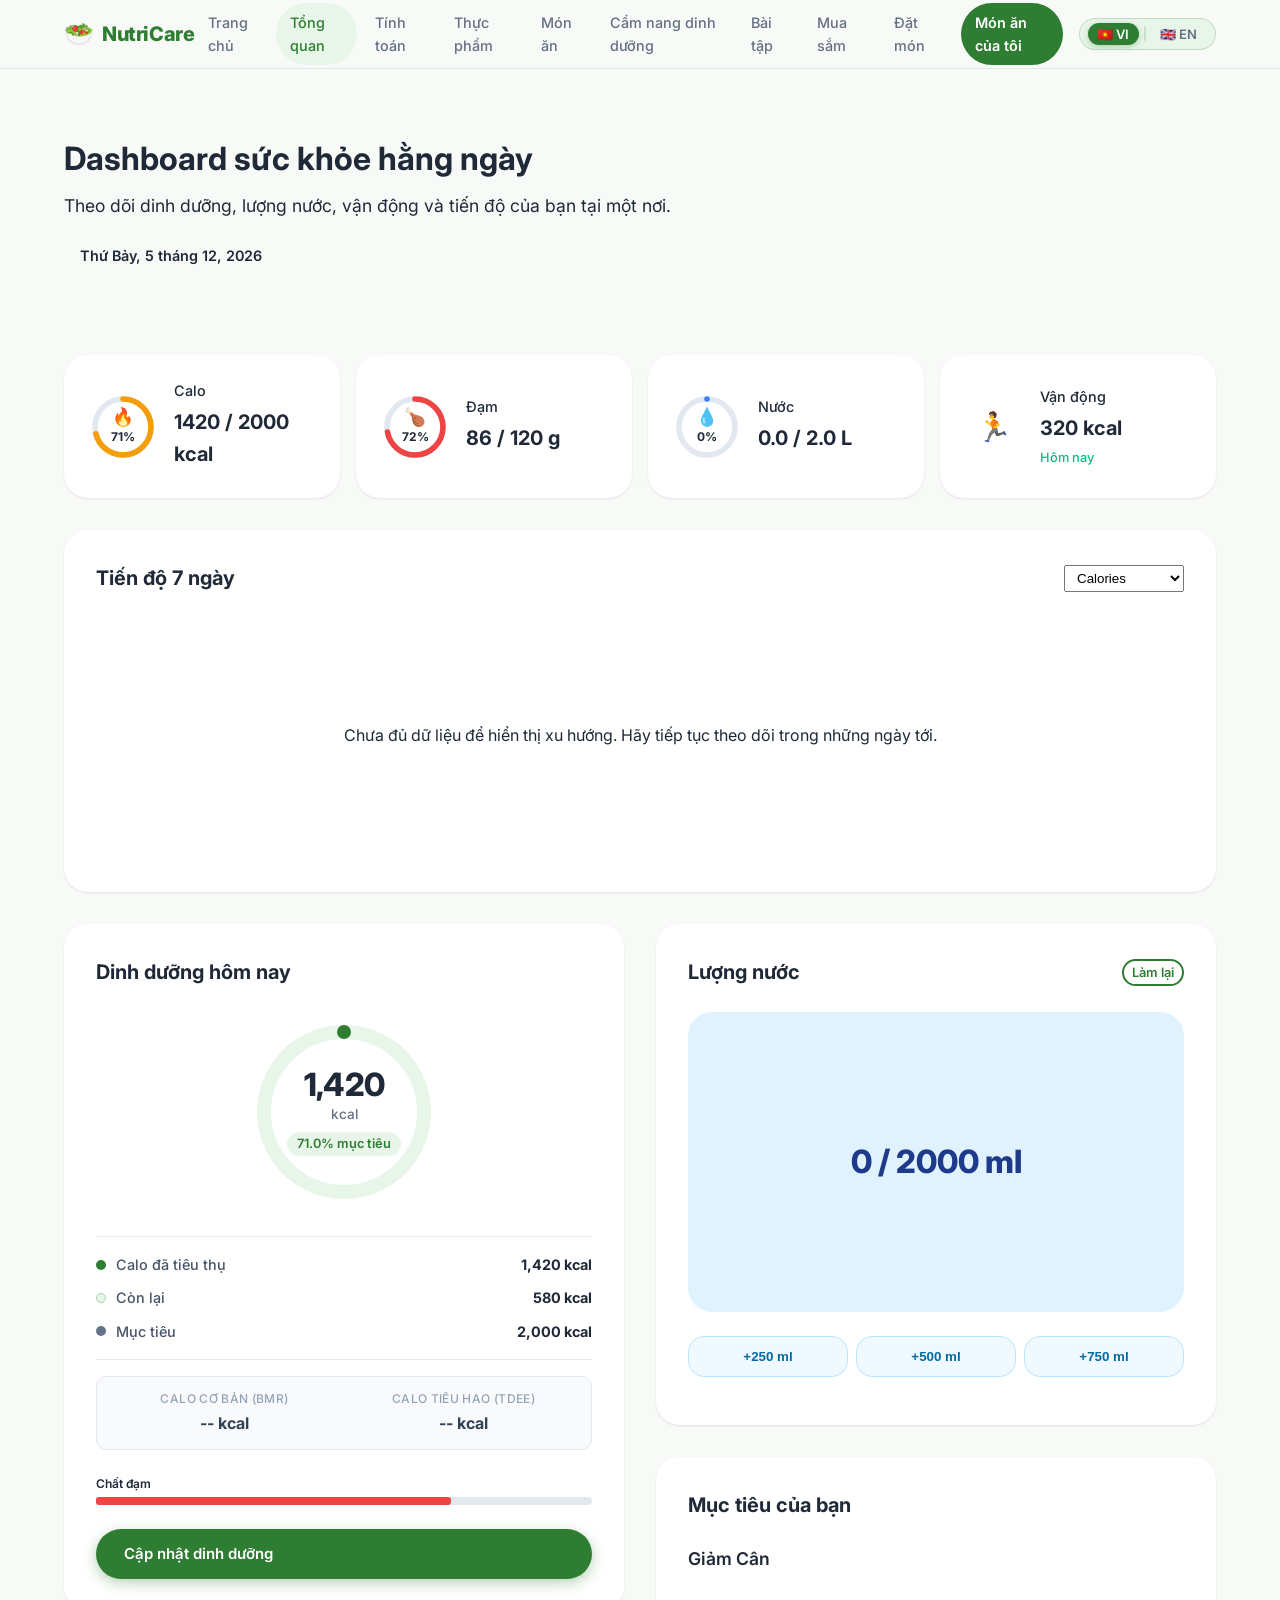
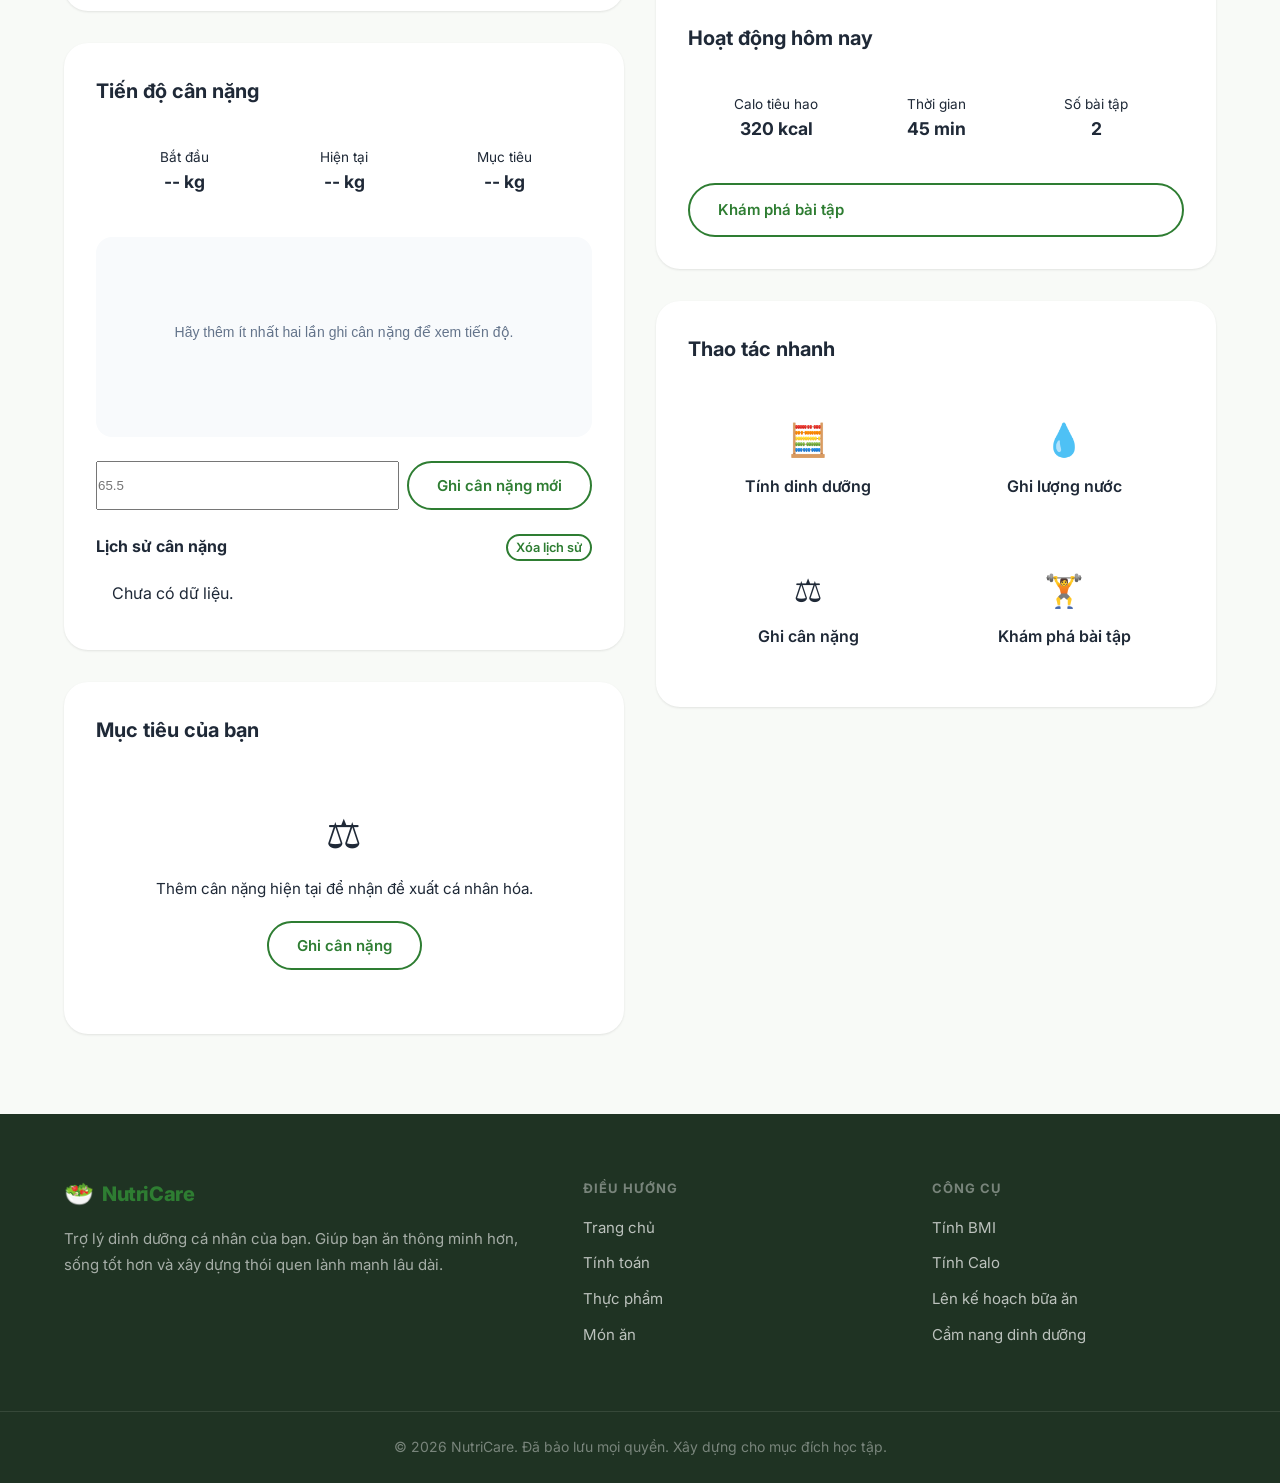
<file: pages/dashboard.html>
<!DOCTYPE html>
<html lang="vi">
<head>
  <meta charset="UTF-8" />
  <meta name="viewport" content="width=device-width, initial-scale=1.0" />
  <meta name="description" content="NutriCare – Theo dõi dinh dưỡng, lượng nước, vận động và tiến độ của bạn tại một nơi." data-i18n="dashboard.metaDesc" />
  <title data-i18n="dashboard.metaTitle">NutriCare – Tổng quan sức khỏe</title>

  <!-- Google Fonts -->
  <link rel="preconnect" href="https://fonts.googleapis.com" />
  <link rel="preconnect" href="https://fonts.gstatic.com" crossorigin />
  <link href="https://fonts.googleapis.com/css2?family=Inter:wght@300;400;500;600;700;800&display=swap" rel="stylesheet" />

  <!-- Stylesheets -->
  <link rel="stylesheet" href="../css/style.css" />
  <link rel="stylesheet" href="../css/responsive.css" />
  <link rel="stylesheet" href="../css/dashboard.css" />
</head>
<body>

  <!-- ============================================================
       NAVIGATION BAR
  ============================================================ -->
  <header class="navbar" id="navbar">
    <div class="container nav-container">

      <!-- Logo -->
      <a href="../index.html" class="nav-logo" aria-label="NutriCare Home">
        <span class="nav-logo-icon" aria-hidden="true">🥗</span>
        <span class="nav-logo-text">NutriCare</span>
      </a>

      <!-- Desktop Nav Links -->
      <nav class="nav-links" id="navLinks" aria-label="Main navigation">
        <a href="../index.html"           class="nav-link"        data-i18n="nav.home"></a>
        <a href="dashboard.html"          class="nav-link active" data-i18n="nav.dashboard"></a>
        <a href="calculator.html"         class="nav-link"        data-i18n="nav.calculator"></a>
        <a href="foods.html"              class="nav-link"        data-i18n="nav.foods"></a>
        <a href="meals.html"              class="nav-link"        data-i18n="nav.meals"></a>
        <a href="guide.html"              class="nav-link"        data-i18n="nav.guide"></a>
        <a href="exercises.html"          class="nav-link"        data-i18n="nav.exercises"></a>
        <a href="grocery.html"     class="nav-link"        data-i18n="nav.grocery"></a>
        <a href="order.html"       class="nav-link"        data-i18n="nav.order"></a>
        <a href="meals.html"              class="nav-link nav-link-cta" data-i18n="nav.myMeals"></a>

        <!-- ── Language Switcher ── -->
        <div class="lang-switcher" role="group" aria-label="Chọn ngôn ngữ" id="langSwitcher">
          <button class="lang-btn lang-btn-vi active" id="btnVI"
                  data-lang="vi" aria-pressed="true"
                  title="Tiếng Việt">
            🇻🇳 VI
          </button>
          <span class="lang-divider" aria-hidden="true">|</span>
          <button class="lang-btn lang-btn-en" id="btnEN"
                  data-lang="en" aria-pressed="false"
                  title="English">
            🇬🇧 EN
          </button>
        </div>
      </nav>

      <!-- Hamburger Button (Mobile) -->
      <button class="hamburger" id="hamburger"
              aria-label="Toggle navigation menu"
              aria-expanded="false"
              aria-controls="navLinks">
        <span class="hamburger-line"></span>
        <span class="hamburger-line"></span>
        <span class="hamburger-line"></span>
      </button>

    </div>
  </header>

  <!-- ============================================================
       MAIN CONTENT
  ============================================================ -->
  <main>
    
    <!-- DASHBOARD HERO -->
    <section class="dashboard-hero text-center">
      <div class="container">
        <h1 class="dashboard-hero-title" data-i18n="dashboard.heroTitle"></h1>
        <p class="dashboard-hero-subtitle" data-i18n="dashboard.heroSubtitle"></p>
        <div class="dashboard-date" id="dashboardDate"></div>
      </div>
    </section>

    <div class="container">
      
      <!-- DAILY SUMMARY CARDS -->
      <div class="summary-cards">
        <!-- Calories -->
        <div class="summary-card circular-card">
          <div class="circular-progress-container">
            <svg viewBox="0 0 100 100" class="circular-chart">
              <circle class="circle-bg" cx="50" cy="50" r="40" />
              <circle class="circle-path stroke-calories" id="sumCalRing" cx="50" cy="50" r="40" stroke-dasharray="0, 251.2" />
            </svg>
            <div class="circular-content">
              <div class="circular-icon">🔥</div>
              <div class="circular-percent" id="sumCalPercent">0%</div>
            </div>
          </div>
          <div class="summary-info">
            <div class="summary-label" data-i18n="dashboard.summaryCalories"></div>
            <div class="summary-value"><span id="sumCalVal">0</span> / <span id="sumCalTarget">2000</span> kcal</div>
            <div class="summary-status" id="sumCalStatus"></div>
          </div>
        </div>
        
        <!-- Protein -->
        <div class="summary-card circular-card">
          <div class="circular-progress-container">
            <svg viewBox="0 0 100 100" class="circular-chart">
              <circle class="circle-bg" cx="50" cy="50" r="40" />
              <circle class="circle-path stroke-protein" id="sumProteinRing" cx="50" cy="50" r="40" stroke-dasharray="0, 251.2" />
            </svg>
            <div class="circular-content">
              <div class="circular-icon">🍗</div>
              <div class="circular-percent" id="sumProteinPercent">0%</div>
            </div>
          </div>
          <div class="summary-info">
            <div class="summary-label" data-i18n="dashboard.summaryProtein"></div>
            <div class="summary-value"><span id="sumProteinVal">0</span> / <span id="sumProteinTarget">120</span> g</div>
            <div class="summary-status" id="sumProteinStatus"></div>
          </div>
        </div>

        <!-- Water -->
        <div class="summary-card circular-card">
          <div class="circular-progress-container">
            <svg viewBox="0 0 100 100" class="circular-chart">
              <circle class="circle-bg" cx="50" cy="50" r="40" />
              <circle class="circle-path stroke-water" id="sumWaterRing" cx="50" cy="50" r="40" stroke-dasharray="0, 251.2" />
            </svg>
            <div class="circular-content">
              <div class="circular-icon">💧</div>
              <div class="circular-percent" id="sumWaterPercent">0%</div>
            </div>
          </div>
          <div class="summary-info">
            <div class="summary-label" data-i18n="dashboard.summaryWater"></div>
            <div class="summary-value"><span id="sumWaterVal">0</span> / <span id="sumWaterTarget">2.0</span> L</div>
            <div class="summary-status" id="sumWaterStatus"></div>
          </div>
        </div>

        <!-- Exercise (Metric Card) -->
        <div class="summary-card metric-card">
          <div class="metric-icon-wrapper">
            <div class="summary-icon">🏃</div>
          </div>
          <div class="summary-info">
            <div class="summary-label" data-i18n="dashboard.summaryExercise"></div>
            <div class="summary-value"><span id="sumExerciseVal">0</span> kcal</div>
            <div class="summary-status" data-i18n="dashboard.today">Hôm nay</div>
          </div>
        </div>
      </div>

      <!-- TREND CHART -->
      <div class="dashboard-panel trend-panel" style="margin-bottom: 2rem;">
        <div class="panel-header trend-header" style="display: flex; justify-content: space-between; align-items: center; margin-bottom: 1rem;">
          <h2 class="panel-title" data-i18n="dashboard.trendTitle">Tiến độ 7 ngày</h2>
          <select id="trendSelector" class="form-control trend-selector" style="width: auto; display: inline-block;">
            <option value="calories" data-i18n="dashboard.trendCalories">Calories</option>
            <option value="protein" data-i18n="dashboard.trendProtein">Protein</option>
            <option value="water" data-i18n="dashboard.trendWater">Water</option>
            <option value="weight" data-i18n="dashboard.trendWeight">Weight</option>
          </select>
        </div>
        <div class="trend-chart-container" style="height: 250px; position: relative;">
          <canvas id="trendChartCanvas" width="800" height="250" style="width: 100%; height: 100%;"></canvas>
          <div id="trendEmptyState" class="trend-empty-state" style="display: none; position: absolute; top: 0; left: 0; right: 0; bottom: 0; display: flex; align-items: center; justify-content: center; text-align: center; color: var(--text-muted); background: var(--surface-light); border-radius: var(--radius-md);">
            <p data-i18n="dashboard.trendEmpty">Chưa đủ dữ liệu để hiển thị xu hướng. Hãy tiếp tục theo dõi trong những ngày tới.</p>
          </div>
        </div>
      </div>

      <!-- DASHBOARD MAIN GRID -->
      <div class="dashboard-grid">
        
        <!-- LEFT COLUMN -->
        <div class="dashboard-col">
          
          <!-- NUTRITION PANEL -->
          <div class="dashboard-panel">
            <div class="panel-header">
              <h2 class="panel-title" data-i18n="dashboard.dailyNutrition"></h2>
            </div>
            
            <!-- ENERGY BALANCE DONUT -->
            <div class="energy-balance" id="energyBalance">
              <div class="donut-container">
                <svg class="donut-chart" viewBox="0 0 200 200" id="calorieDonut" aria-label="Calorie progress chart">
                  <circle class="donut-bg" cx="100" cy="100" r="80" />
                  <circle class="donut-progress" cx="100" cy="100" r="80" id="donutProgress" />
                </svg>
                <div class="donut-center" id="donutCenter">
                  <span class="donut-value" id="donutValue">0</span>
                  <span class="donut-unit">kcal</span>
                  <span class="donut-percent" id="donutPercent">0%</span>
                </div>
              </div>

              <div class="energy-details">
                <div class="energy-detail-row energy-consumed">
                  <span class="energy-dot consumed-dot"></span>
                  <span class="energy-label" data-i18n="dashboard.caloriesConsumed"></span>
                  <span class="energy-val" id="energyConsumedVal">0 kcal</span>
                </div>
                <div class="energy-detail-row energy-remaining">
                  <span class="energy-dot remaining-dot"></span>
                  <span class="energy-label" data-i18n="dashboard.caloriesRemaining"></span>
                  <span class="energy-val" id="energyRemainingVal">0 kcal</span>
                </div>
                <div class="energy-detail-row energy-target">
                  <span class="energy-dot target-dot"></span>
                  <span class="energy-label" data-i18n="dashboard.caloriesTarget"></span>
                  <span class="energy-val" id="energyTargetVal">0 kcal</span>
                </div>
              </div>

              <div class="energy-secondary" id="energySecondary">
                <div class="energy-secondary-item">
                  <span class="energy-secondary-label" data-i18n="dashboard.bmrLabel"></span>
                  <span class="energy-secondary-val" id="energyBmrVal">-- kcal</span>
                </div>
                <div class="energy-secondary-item">
                  <span class="energy-secondary-label" data-i18n="dashboard.tdeeLabel"></span>
                  <span class="energy-secondary-val" id="energyTdeeVal">-- kcal</span>
                </div>
              </div>
            </div>


            <div class="macro-list">
              <div class="macro-row">
                <div class="macro-header">
                  <span class="macro-name" data-i18n="card.protein"></span>
                </div>
                <div class="macro-progress">
                  <div class="summary-progress-fill fill-protein" id="panelProteinProg" style="width: 0%"></div>
                </div>
              </div>
            </div>

            <a href="calculator.html" class="btn btn-primary" style="width: 100%; text-align: center;" data-i18n="dashboard.updateNutrition"></a>
          </div>

          <div style="margin-top: 2rem;"></div>

          <!-- WEIGHT TRACKER PANEL -->
          <div class="dashboard-panel">
            <div class="panel-header">
              <h2 class="panel-title" data-i18n="dashboard.weightProgress"></h2>
            </div>

            <div class="weight-stats">
              <div class="weight-stat">
                <span data-i18n="dashboard.weightStart"></span>
                <strong id="weightStartVal">-- kg</strong>
              </div>
              <div class="weight-stat">
                <span data-i18n="dashboard.weightCurrent"></span>
                <strong id="weightCurrentVal">-- kg</strong>
              </div>
              <div class="weight-stat">
                <span data-i18n="dashboard.weightGoal"></span>
                <strong id="weightGoalVal">-- kg</strong>
              </div>
            </div>

            <div class="weight-chart-container">
              <canvas id="weightChartCanvas" width="500" height="200" style="width: 100%; height: 100%;"></canvas>
            </div>

            <div class="weight-input-group">
              <input type="number" id="weightInput" class="form-control" placeholder="65.5" step="0.1" min="1">
              <button id="btnLogWeight" class="btn btn-secondary" data-i18n="dashboard.weightAddRecord"></button>
            </div>

            <div class="panel-header" style="margin-bottom: 0.5rem; margin-top: 1rem;">
              <h3 class="panel-title" style="font-size: 1rem;" data-i18n="dashboard.weightHistoryTitle"></h3>
              <button id="btnClearWeight" class="btn btn-secondary" style="padding: 0.25rem 0.5rem; font-size: 0.8rem;" data-i18n="dashboard.weightClearAll"></button>
            </div>
            <div class="weight-history-list" id="weightHistoryList">
              <!-- JS will populate history -->
            </div>
          </div>

          <div style="margin-top: 2rem;"></div>

          <!-- PERSONALIZED GOAL SECTION -->
          <div class="dashboard-panel" id="goalRecommendationPanel">
            <div class="panel-header">
              <h2 class="panel-title" data-i18n="dashboard.goalSectionTitle"></h2>
            </div>

            <!-- Empty state: no weight -->
            <div class="goal-empty-state" id="goalNoWeightState" style="display:none;">
              <div class="goal-empty-icon">⚖️</div>
              <p class="goal-empty-text" data-i18n="dashboard.goalNoWeight"></p>
              <button class="btn btn-secondary goal-empty-btn" id="btnGoalLogWeight" data-i18n="dashboard.recLogWeight"></button>
            </div>

            <!-- Empty state: no goal -->
            <div class="goal-empty-state" id="goalNoTargetState" style="display:none;">
              <div class="goal-empty-icon">🎯</div>
              <p class="goal-empty-text" data-i18n="dashboard.goalNoTarget"></p>
              <div class="goal-set-row" id="goalSetRow">
                <input type="number" id="weightGoalInput" class="form-control" step="0.1" min="1" max="300" data-i18n-placeholder="dashboard.goalInputPlaceholder">
                <button class="btn btn-primary" id="btnSaveWeightGoal" data-i18n="dashboard.goalSetBtn"></button>
              </div>
            </div>

            <!-- Goal summary (shown when both data exist) -->
            <div class="goal-summary" id="goalSummaryBlock" style="display:none; text-align: center;">
              <h3 id="goalMainTitle" style="font-size: 1.5rem; margin-bottom: 0.5rem; font-weight: 600;">--</h3>
              <p id="goalTargetDisplay" style="font-size: 1.1rem; color: var(--text-muted); margin-bottom: 1.25rem;">--</p>
              <div class="goal-summary-actions" style="justify-content: center; margin-bottom: 1rem;">
                <a href="exercises.html" class="btn btn-secondary btn-sm" data-i18n="dashboard.recViewExercise"></a>
                <a href="meals.html" class="btn btn-secondary btn-sm" data-i18n="dashboard.recViewMeals"></a>
              </div>
              <!-- Inline goal edit -->
              <div class="goal-edit-row" id="goalEditRow">
                <input type="number" id="weightGoalEditInput" class="form-control form-control-sm" step="0.1" min="1" max="300">
                <button class="btn btn-secondary btn-sm" id="btnUpdateWeightGoal" data-i18n="dashboard.goalSaveBtn"></button>
              </div>
            </div>
          </div>

          <div style="margin-top: 2rem;"></div>

          <!-- EXERCISE RECOMMENDATIONS -->
          <div class="dashboard-panel" id="recExercisePanel" style="display:none;">
            <div class="panel-header">
              <h2 class="panel-title" data-i18n="dashboard.recExerciseTitle"></h2>
            </div>
            <div class="rec-grid" id="recExerciseGrid">
              <!-- JS will populate -->
            </div>
            <a href="exercises.html" class="btn btn-secondary rec-view-all-btn" data-i18n="dashboard.recViewAllExercises"></a>
          </div>

          <div style="margin-top: 2rem;"></div>

          <!-- MEAL RECOMMENDATIONS -->
          <div class="dashboard-panel" id="recMealPanel" style="display:none;">
            <div class="panel-header">
              <h2 class="panel-title" data-i18n="dashboard.recMealTitle"></h2>
            </div>
            <div class="rec-grid" id="recMealGrid">
              <!-- JS will populate -->
            </div>
            <div class="rec-meal-actions">
              <a href="meals.html" class="btn btn-secondary rec-view-all-btn" data-i18n="dashboard.recViewMealPlanner"></a>
              <a href="grocery.html" class="btn btn-secondary rec-view-all-btn" id="btnGoToGrocery" data-i18n="dashboard.recGroceryBtn"></a>
            </div>
          </div>
          
        </div>

        <!-- RIGHT COLUMN -->
        <div class="dashboard-col">
          
          <!-- WATER TRACKER PANEL -->
          <div class="dashboard-panel">
            <div class="panel-header">
              <h2 class="panel-title" data-i18n="dashboard.waterIntake"></h2>
              <button id="btnWaterReset" class="btn btn-secondary" style="padding: 0.25rem 0.5rem; font-size: 0.8rem;" data-i18n="dashboard.waterReset"></button>
            </div>
            
            <div class="water-visual">
              <div class="water-fill" id="waterFill" style="height: 0%"></div>
              <div class="water-text">
                <h3><span id="waterCurrentVal">0</span> / <span id="waterTargetVal">2000</span> ml</h3>
              </div>
            </div>

            <div class="water-actions">
              <button class="btn-water" id="btnWater250" data-i18n="dashboard.waterAdd250"></button>
              <button class="btn-water" id="btnWater500" data-i18n="dashboard.waterAdd500"></button>
              <button class="btn-water" id="btnWater750" data-i18n="dashboard.waterAdd750"></button>
            </div>
          </div>

          <div style="margin-top: 2rem;"></div>

          <!-- GOAL & ACTIVITY PANEL -->
          <div class="dashboard-panel">
            <div class="panel-header">
              <h2 class="panel-title" data-i18n="dashboard.yourGoal"></h2>
            </div>
            <p id="panelGoalType" style="font-weight: 600; color: var(--primary-color); font-size: 1.1rem; margin-bottom: 1.5rem;" data-i18n="dashboard.goalSetup"></p>

            <div class="panel-header" style="border-top: 1px solid var(--border-color); padding-top: 1.5rem;">
              <h2 class="panel-title" data-i18n="dashboard.todayActivity"></h2>
            </div>
            
            <div class="weight-stats" style="margin-bottom: 1.5rem;">
              <div class="weight-stat">
                <span data-i18n="dashboard.activityCalories"></span>
                <strong>320 kcal</strong>
              </div>
              <div class="weight-stat">
                <span data-i18n="dashboard.activityTime"></span>
                <strong>45 min</strong>
              </div>
              <div class="weight-stat">
                <span data-i18n="dashboard.activityCount"></span>
                <strong>2</strong>
              </div>
            </div>
            <a href="exercises.html" class="btn btn-secondary" style="width: 100%; text-align: center;" data-i18n="dashboard.exploreExercises"></a>
          </div>

          <div style="margin-top: 2rem;"></div>

          <!-- QUICK ACTIONS PANEL -->
          <div class="dashboard-panel">
            <div class="panel-header">
              <h2 class="panel-title" data-i18n="dashboard.quickActions"></h2>
            </div>
            
            <div class="quick-actions-grid">
              <a href="calculator.html" class="action-card">
                <span class="action-icon">🧮</span>
                <span data-i18n="dashboard.actionCalc"></span>
              </a>
              <a href="#waterFill" class="action-card">
                <span class="action-icon">💧</span>
                <span data-i18n="dashboard.actionWater"></span>
              </a>
              <a href="#weightInput" class="action-card">
                <span class="action-icon">⚖️</span>
                <span data-i18n="dashboard.actionWeight"></span>
              </a>
              <a href="exercises.html" class="action-card">
                <span class="action-icon">🏋️</span>
                <span data-i18n="dashboard.actionExercise"></span>
              </a>
            </div>
          </div>
          
        </div>
      </div>

    </div>
  </main>

  <!-- ============================================================
       FOOTER
  ============================================================ -->
  <footer class="footer">
    <div class="container footer-container">
      
      <!-- Brand & Description -->
      <div class="footer-brand">
        <a href="../index.html" class="nav-logo" aria-label="NutriCare Home">
          <span class="nav-logo-icon" aria-hidden="true">🥗</span>
          <span class="nav-logo-text">NutriCare</span>
        </a>
        <p class="footer-desc" data-i18n="footer.desc"></p>
      </div>

      <!-- Navigation Links -->
      <div class="footer-nav">
        <h4 class="footer-nav-title" data-i18n="footer.navTitle"></h4>
        <ul class="footer-nav-list">
          <li><a href="../index.html" class="footer-link" data-i18n="footer.linkHome"></a></li>
          <li><a href="calculator.html" class="footer-link" data-i18n="footer.linkCalculator"></a></li>
          <li><a href="foods.html" class="footer-link" data-i18n="footer.linkFoods"></a></li>
          <li><a href="meals.html" class="footer-link" data-i18n="footer.linkMeals"></a></li>
        </ul>
      </div>

      <!-- Tools -->
      <div class="footer-tools">
        <h4 class="footer-nav-title" data-i18n="footer.toolsTitle"></h4>
        <ul class="footer-nav-list">
          <li><a href="calculator.html" class="footer-link" data-i18n="footer.linkBmi"></a></li>
          <li><a href="calculator.html" class="footer-link" data-i18n="footer.linkCalorie"></a></li>
          <li><a href="meals.html"      class="footer-link" data-i18n="footer.linkPlanner"></a></li>
          <li><a href="guide.html"      class="footer-link" data-i18n="footer.linkGuide"></a></li>
        </ul>
      </div>

    </div>

    <div class="footer-bottom">
      <div class="container">
        <p class="footer-copy" data-i18n="footer.copy"></p>
      </div>
    </div>
  </footer>

  <!-- Scripts -->
  <script src="../data/translations.js"></script>
  <script src="../js/main.js"></script>
  <script src="../data/foods.js"></script>
  <script src="../data/recipes.js"></script>
  <script src="../data/exercises.js"></script>
  <script src="../js/dashboard.js"></script>
</body>
</html>
</file>
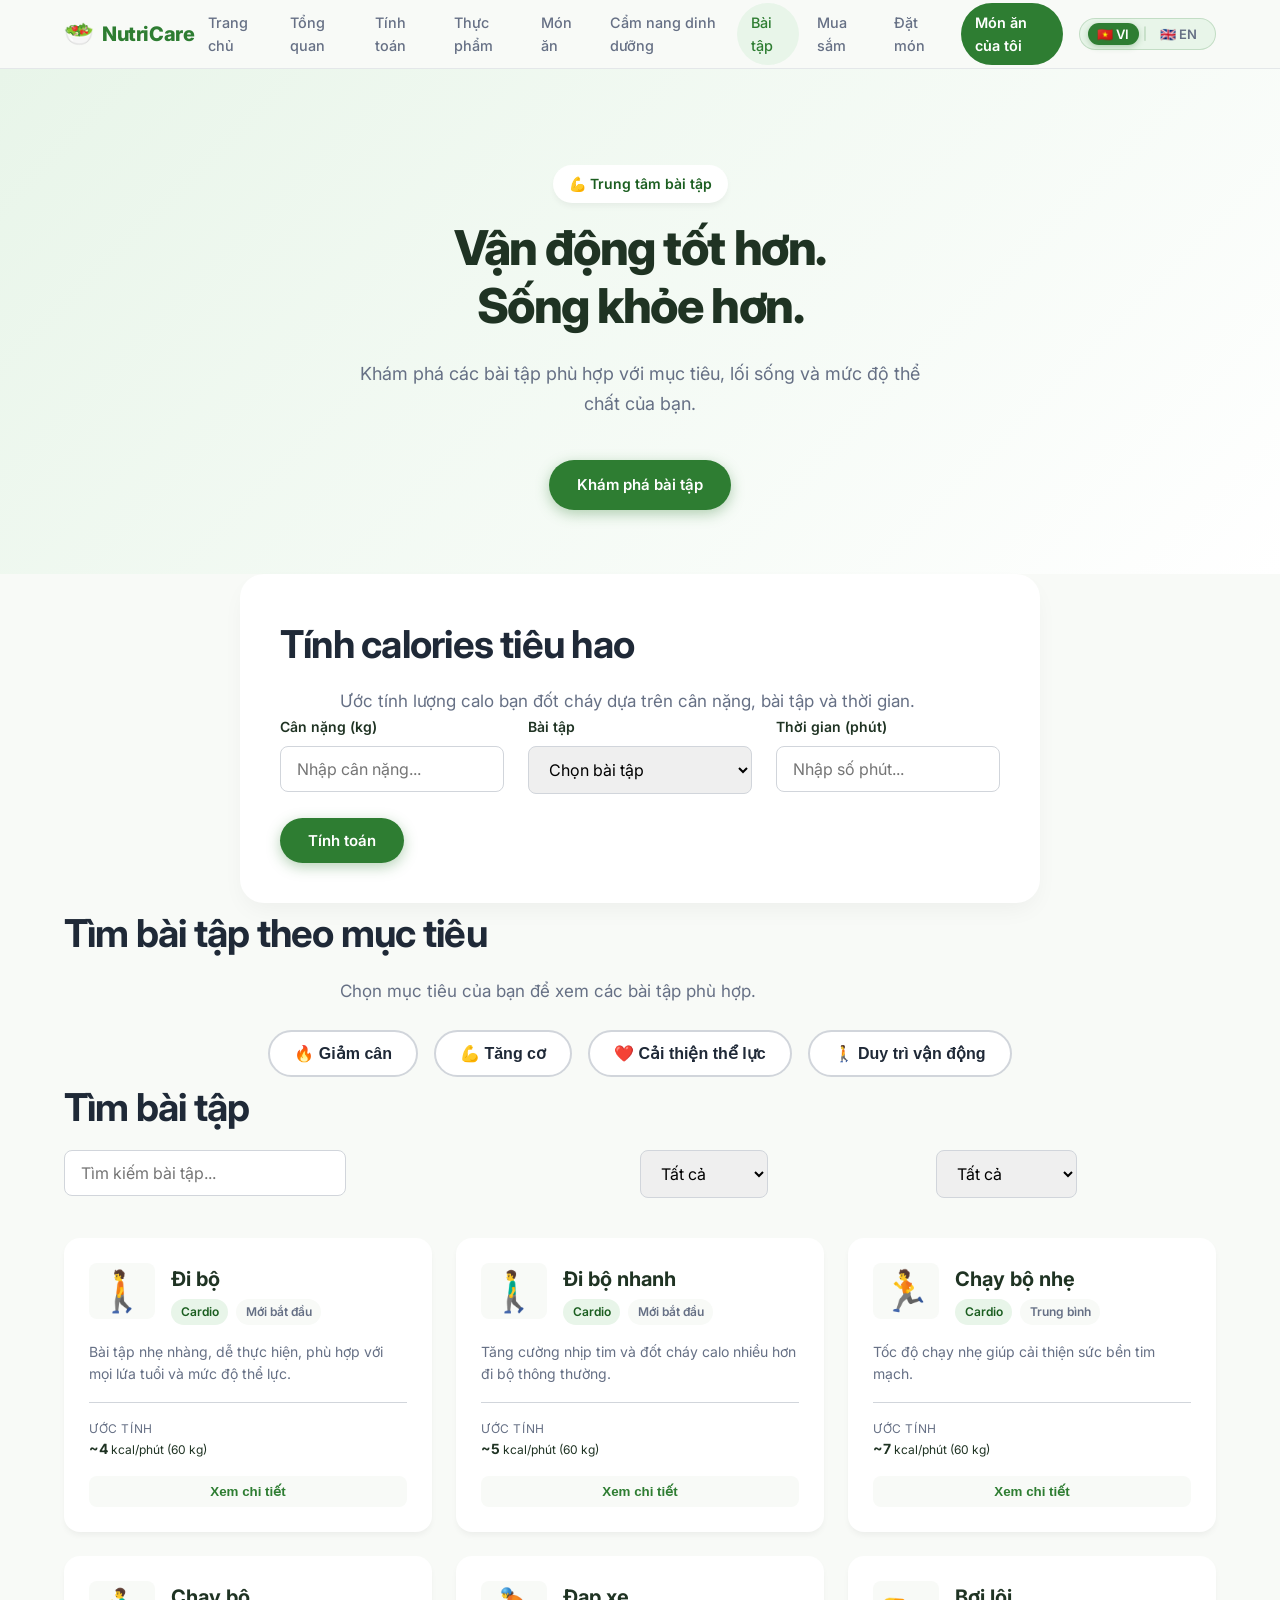
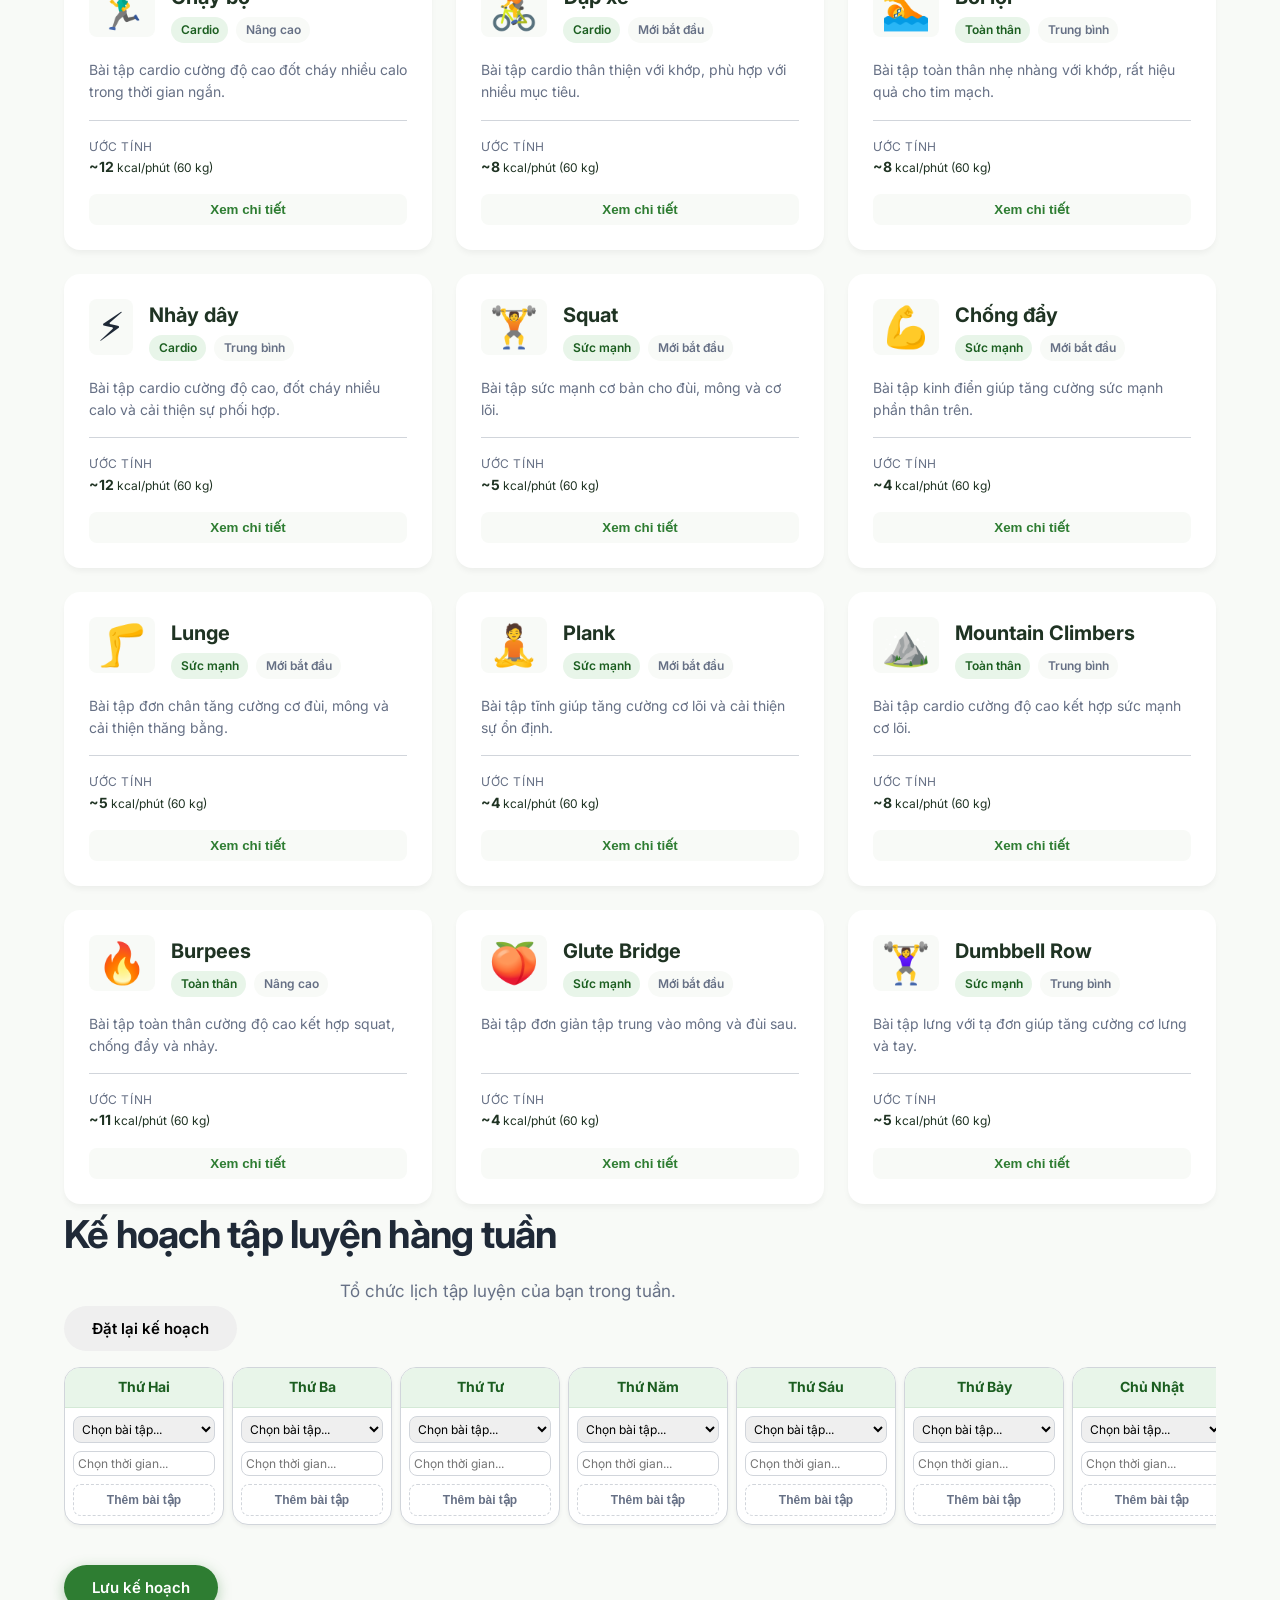
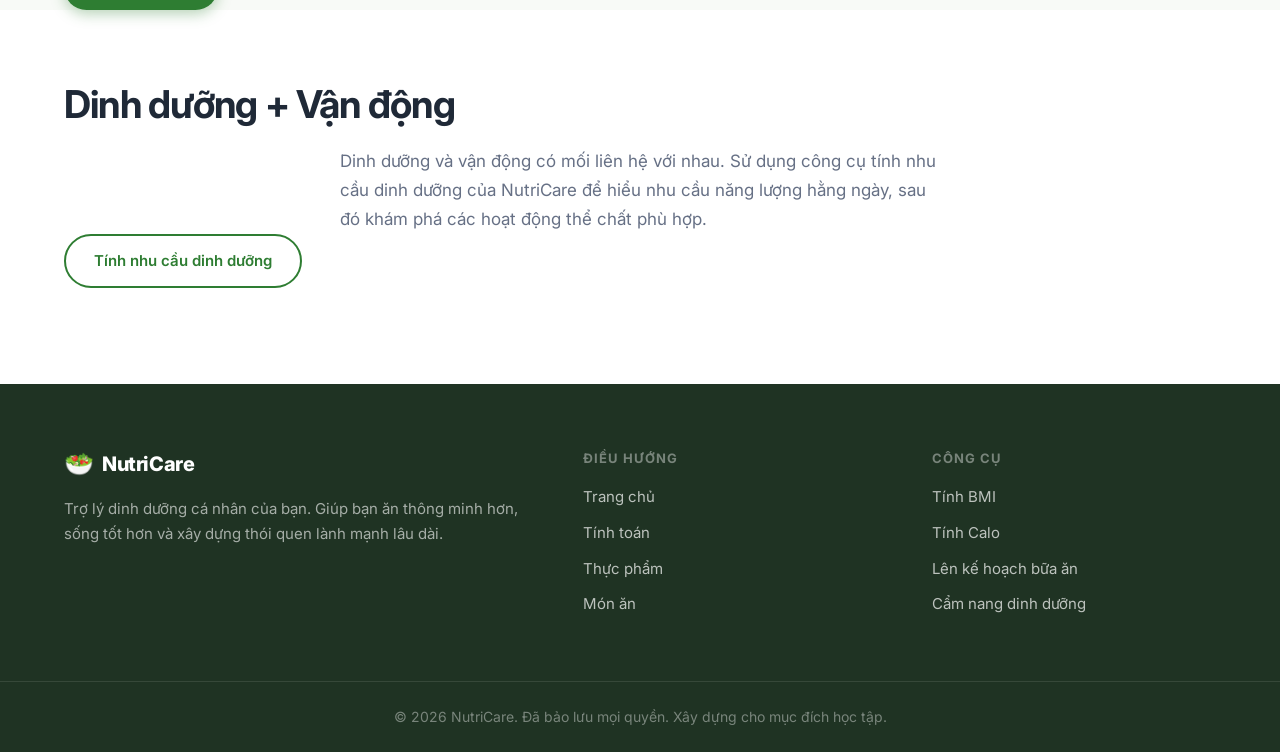
<file: pages/exercises.html>
<!DOCTYPE html>
<html lang="vi">
<head>
  <meta charset="UTF-8" />
  <meta name="viewport" content="width=device-width, initial-scale=1.0" />
  <meta name="description" content="NutriCare – Khám phá các bài tập phù hợp với mục tiêu sức khỏe của bạn." data-i18n="exercises.metaDesc" />
  <title data-i18n="exercises.metaTitle">NutriCare – Trung tâm bài tập</title>

  <!-- Google Fonts -->
  <link rel="preconnect" href="https://fonts.googleapis.com" />
  <link rel="preconnect" href="https://fonts.gstatic.com" crossorigin />
  <link href="https://fonts.googleapis.com/css2?family=Inter:wght@300;400;500;600;700;800&display=swap" rel="stylesheet" />

  <!-- Stylesheets -->
  <link rel="stylesheet" href="../css/style.css" />
  <link rel="stylesheet" href="../css/responsive.css" />
  <link rel="stylesheet" href="../css/exercises.css" />
</head>
<body>

  <!-- ============================================================
       NAVIGATION BAR
  ============================================================ -->
  <header class="navbar" id="navbar">
    <div class="container nav-container">

      <!-- Logo -->
      <a href="../index.html" class="nav-logo" aria-label="NutriCare Home">
        <span class="nav-logo-icon" aria-hidden="true">🥗</span>
        <span class="nav-logo-text">NutriCare</span>
      </a>

      <!-- Desktop Nav Links -->
      <nav class="nav-links" id="navLinks" aria-label="Main navigation">
        <a href="../index.html"           class="nav-link"        data-i18n="nav.home"></a>
        <a href="dashboard.html"          class="nav-link"        data-i18n="nav.dashboard"></a>
        <a href="calculator.html"         class="nav-link"        data-i18n="nav.calculator"></a>
        <a href="foods.html"              class="nav-link"        data-i18n="nav.foods"></a>
        <a href="meals.html"              class="nav-link"        data-i18n="nav.meals"></a>
        <a href="guide.html"              class="nav-link"        data-i18n="nav.guide"></a>
        <a href="exercises.html"          class="nav-link active" data-i18n="nav.exercises"></a>
        <a href="grocery.html"           class="nav-link"        data-i18n="nav.grocery"></a>
        <a href="order.html"       class="nav-link"        data-i18n="nav.order"></a>
        <a href="meals.html"              class="nav-link nav-link-cta" data-i18n="nav.myMeals"></a>

        <!-- ── Language Switcher ── -->
        <div class="lang-switcher" role="group" aria-label="Chọn ngôn ngữ" id="langSwitcher">
          <button class="lang-btn lang-btn-vi active" id="btnVI"
                  data-lang="vi" aria-pressed="true"
                  title="Tiếng Việt">
            🇻🇳 VI
          </button>
          <span class="lang-divider" aria-hidden="true">|</span>
          <button class="lang-btn lang-btn-en" id="btnEN"
                  data-lang="en" aria-pressed="false"
                  title="English">
            🇬🇧 EN
          </button>
        </div>
      </nav>

      <!-- Hamburger Button (Mobile) -->
      <button class="hamburger" id="hamburger"
              aria-label="Toggle navigation menu"
              aria-expanded="false"
              aria-controls="navLinks">
        <span class="hamburger-line"></span>
        <span class="hamburger-line"></span>
        <span class="hamburger-line"></span>
      </button>

    </div>
  </header>

  <!-- ============================================================
       MAIN CONTENT
  ============================================================ -->
  <main>
    <!-- HERO SECTION -->
    <section class="exercises-hero">
      <div class="container">
        <span class="section-badge" data-i18n="exercises.heroBadge"></span>
        <h1 class="hero-title" data-i18n="exercises.heroTitle"></h1>
        <p class="hero-subtitle" data-i18n="exercises.heroSubtitle"></p>
        <a href="#exercise-list" class="btn btn-primary" data-i18n="exercises.heroCta"></a>
      </div>
    </section>

    <!-- CALORIE BURN CALCULATOR -->
    <section class="section section-light">
      <div class="container">
        <div class="calculator-card">
          <h2 class="section-title text-center" data-i18n="exercises.calcTitle"></h2>
          <p class="section-subtitle text-center" data-i18n="exercises.calcSubtitle"></p>
          
          <div class="calculator-grid">
            <div class="form-group">
              <label for="calcWeight" data-i18n="exercises.calcWeight"></label>
              <input type="number" id="calcWeight" class="form-control" min="1" max="300" placeholder="Nhập cân nặng..." data-i18n="exercises.calcWeightPh" />
            </div>
            <div class="form-group">
              <label for="calcExercise" data-i18n="exercises.calcExercise"></label>
              <select id="calcExercise" class="form-control">
                <option value="" disabled selected data-i18n="exercises.calcSelectEx"></option>
                <!-- Filled dynamically via JS -->
              </select>
            </div>
            <div class="form-group">
              <label for="calcDuration" data-i18n="exercises.calcDuration"></label>
              <input type="number" id="calcDuration" class="form-control" min="1" max="600" placeholder="Nhập số phút..." data-i18n="exercises.calcDurationPh" />
            </div>
          </div>
          
          <div class="text-center mt-md">
            <button id="btnCalculateBurn" class="btn btn-primary" data-i18n="exercises.calcBtn"></button>
          </div>
          
          <div id="calcResultContainer" class="calc-result-container hidden">
            <p class="calc-result-label" data-i18n="exercises.calcResult"></p>
            <h3 id="calcResultValue" class="calc-result-value">-- kcal</h3>
            <p class="calc-disclaimer" data-i18n="exercises.calcDisclaimer"></p>
          </div>
          <div id="calcError" class="calc-error hidden"></div>
        </div>
      </div>
    </section>

    <!-- GOAL-BASED RECOMMENDATIONS -->
    <section class="section">
      <div class="container text-center">
        <h2 class="section-title" data-i18n="exercises.recTitle"></h2>
        <p class="section-subtitle" data-i18n="exercises.recSubtitle"></p>
        
        <div class="goal-buttons">
          <button class="btn-goal" data-goal="lose-weight" data-i18n="exercises.recLoseWeight"></button>
          <button class="btn-goal" data-goal="build-muscle" data-i18n="exercises.recBuildMuscle"></button>
          <button class="btn-goal" data-goal="improve-fitness" data-i18n="exercises.recFitness"></button>
          <button class="btn-goal" data-goal="stay-active" data-i18n="exercises.recActive"></button>
        </div>
      </div>
    </section>

    <!-- EXERCISE CATALOG (FILTERS & LIST) -->
    <section id="exercise-list" class="section section-light">
      <div class="container">
        
        <h2 class="section-title text-center" data-i18n="exercises.filterTitle"></h2>
        
        <div class="filter-bar">
          <div class="filter-group">
            <input type="text" id="searchExercise" class="form-control" placeholder="Tìm kiếm bài tập..." data-i18n="exercises.searchPlaceholder" />
          </div>
          <div class="filter-group">
            <select id="filterCategory" class="form-control">
              <option value="all" data-i18n="exercises.filterAll"></option>
              <option value="Cardio" data-i18n="exercises.filterCardio"></option>
              <option value="Strength" data-i18n="exercises.filterStrength"></option>
              <option value="Flexibility" data-i18n="exercises.filterFlexibility"></option>
              <option value="Full Body" data-i18n="exercises.filterFullBody"></option>
            </select>
          </div>
          <div class="filter-group">
            <select id="filterDifficulty" class="form-control">
              <option value="all" data-i18n="exercises.filterAll"></option>
              <option value="Beginner" data-i18n="exercises.filterBeginner"></option>
              <option value="Intermediate" data-i18n="exercises.filterIntermediate"></option>
              <option value="Advanced" data-i18n="exercises.filterAdvanced"></option>
            </select>
          </div>
        </div>

        <div id="exerciseGrid" class="exercise-grid">
          <!-- Rendered by JS -->
        </div>
        
        <div id="noResults" class="hidden text-center mt-md">
          <p class="text-secondary" data-i18n="exercises.noResults"></p>
        </div>
        
      </div>
    </section>

    <!-- WEEKLY EXERCISE PLAN -->
    <section class="section">
      <div class="container">
        <h2 class="section-title text-center" data-i18n="exercises.planTitle"></h2>
        <p class="section-subtitle text-center" data-i18n="exercises.planSubtitle"></p>
        
        <div class="plan-header text-right">
          <button id="btnResetPlan" class="btn btn-outline btn-sm" data-i18n="exercises.planReset"></button>
        </div>
        
        <div class="weekly-plan-grid" id="weeklyPlanGrid">
          <!-- Rendered by JS -->
        </div>
        
        <div class="text-center mt-md">
           <button id="btnSavePlan" class="btn btn-primary" data-i18n="exercises.planSaveBtn"></button>
           <div id="planSaveMsg" class="plan-msg hidden" data-i18n="exercises.planSaved"></div>
        </div>
      </div>
    </section>

    <!-- NUTRITION CONNECTION -->
    <section class="section cta-section">
      <div class="container text-center">
        <h2 class="section-title text-white" data-i18n="exercises.nutTitle"></h2>
        <p class="section-subtitle text-white opacity-80 mx-auto" data-i18n="exercises.nutSubtitle"></p>
        <a href="calculator.html" class="btn btn-secondary mt-sm" data-i18n="exercises.nutBtn"></a>
      </div>
    </section>

  </main>

  <!-- ============================================================
       EXERCISE DETAIL MODAL
  ============================================================ -->
  <div id="exerciseModal" class="modal" aria-hidden="true">
    <div class="modal-overlay" tabindex="-1" data-close-modal></div>
    <div class="modal-content" role="dialog" aria-modal="true">
      <button class="modal-close" aria-label="Close modal" data-close-modal>&times;</button>
      
      <div class="modal-header">
        <span class="modal-emoji" id="modalEmoji"></span>
        <h3 class="modal-title" id="modalTitle"></h3>
        <div class="modal-badges">
          <span class="badge badge-category" id="modalCategory"></span>
          <span class="badge badge-difficulty" id="modalDifficulty"></span>
        </div>
      </div>
      
      <div class="modal-body">
        <p class="modal-desc" id="modalDesc"></p>
        
        <div class="modal-grid">
          <div class="modal-info-item">
            <strong data-i18n="exercises.modalMuscles"></strong>
            <span id="modalMuscles"></span>
          </div>
          <div class="modal-info-item">
            <strong data-i18n="exercises.modalEquipment"></strong>
            <span id="modalEquipment"></span>
          </div>
          <div class="modal-info-item">
            <strong data-i18n="exercises.modalDuration"></strong>
            <span id="modalDuration"></span>
          </div>
          <div class="modal-info-item">
            <strong data-i18n="exercises.modalCalBurn"></strong>
            <span id="modalCalBurn"></span>
          </div>
        </div>
        
        <div class="modal-instructions">
          <h4 data-i18n="exercises.modalHow"></h4>
          <ol id="modalSteps"></ol>
        </div>
        
        <div class="modal-safety">
          <p data-i18n="exercises.modalSafety"></p>
        </div>
      </div>
    </div>
  </div>

  <!-- ============================================================
       FOOTER
  ============================================================ -->
  <footer class="footer">
    <div class="container footer-container">
      
      <!-- Brand -->
      <div class="footer-brand">
        <a href="../index.html" class="nav-logo footer-logo">
          <span class="nav-logo-icon">🥗</span>
          <span class="nav-logo-text">NutriCare</span>
        </a>
        <p class="footer-desc" data-i18n="footer.desc"></p>
      </div>

      <!-- Nav Links -->
      <div class="footer-nav">
        <h4 class="footer-nav-title" data-i18n="footer.navTitle"></h4>
        <ul class="footer-nav-list">
          <li><a href="../index.html" class="footer-link" data-i18n="footer.linkHome"></a></li>
          <li><a href="calculator.html" class="footer-link" data-i18n="footer.linkCalculator"></a></li>
          <li><a href="foods.html" class="footer-link" data-i18n="footer.linkFoods"></a></li>
          <li><a href="meals.html" class="footer-link" data-i18n="footer.linkMeals"></a></li>
        </ul>
      </div>

      <!-- Tools -->
      <div class="footer-tools">
        <h4 class="footer-nav-title" data-i18n="footer.toolsTitle"></h4>
        <ul class="footer-nav-list">
          <li><a href="calculator.html" class="footer-link" data-i18n="footer.linkBmi"></a></li>
          <li><a href="calculator.html" class="footer-link" data-i18n="footer.linkCalorie"></a></li>
          <li><a href="meals.html"      class="footer-link" data-i18n="footer.linkPlanner"></a></li>
          <li><a href="guide.html"      class="footer-link" data-i18n="footer.linkGuide"></a></li>
        </ul>
      </div>

    </div>

    <div class="footer-bottom">
      <div class="container">
        <p class="footer-copy" data-i18n="footer.copy"></p>
      </div>
    </div>
  </footer>

  <!-- Scripts -->
  <script src="../data/translations.js"></script>
  <script src="../data/exercises.js"></script>
  <script src="../js/main.js"></script>
  <script src="../js/exercises.js"></script>
</body>
</html>
</file>
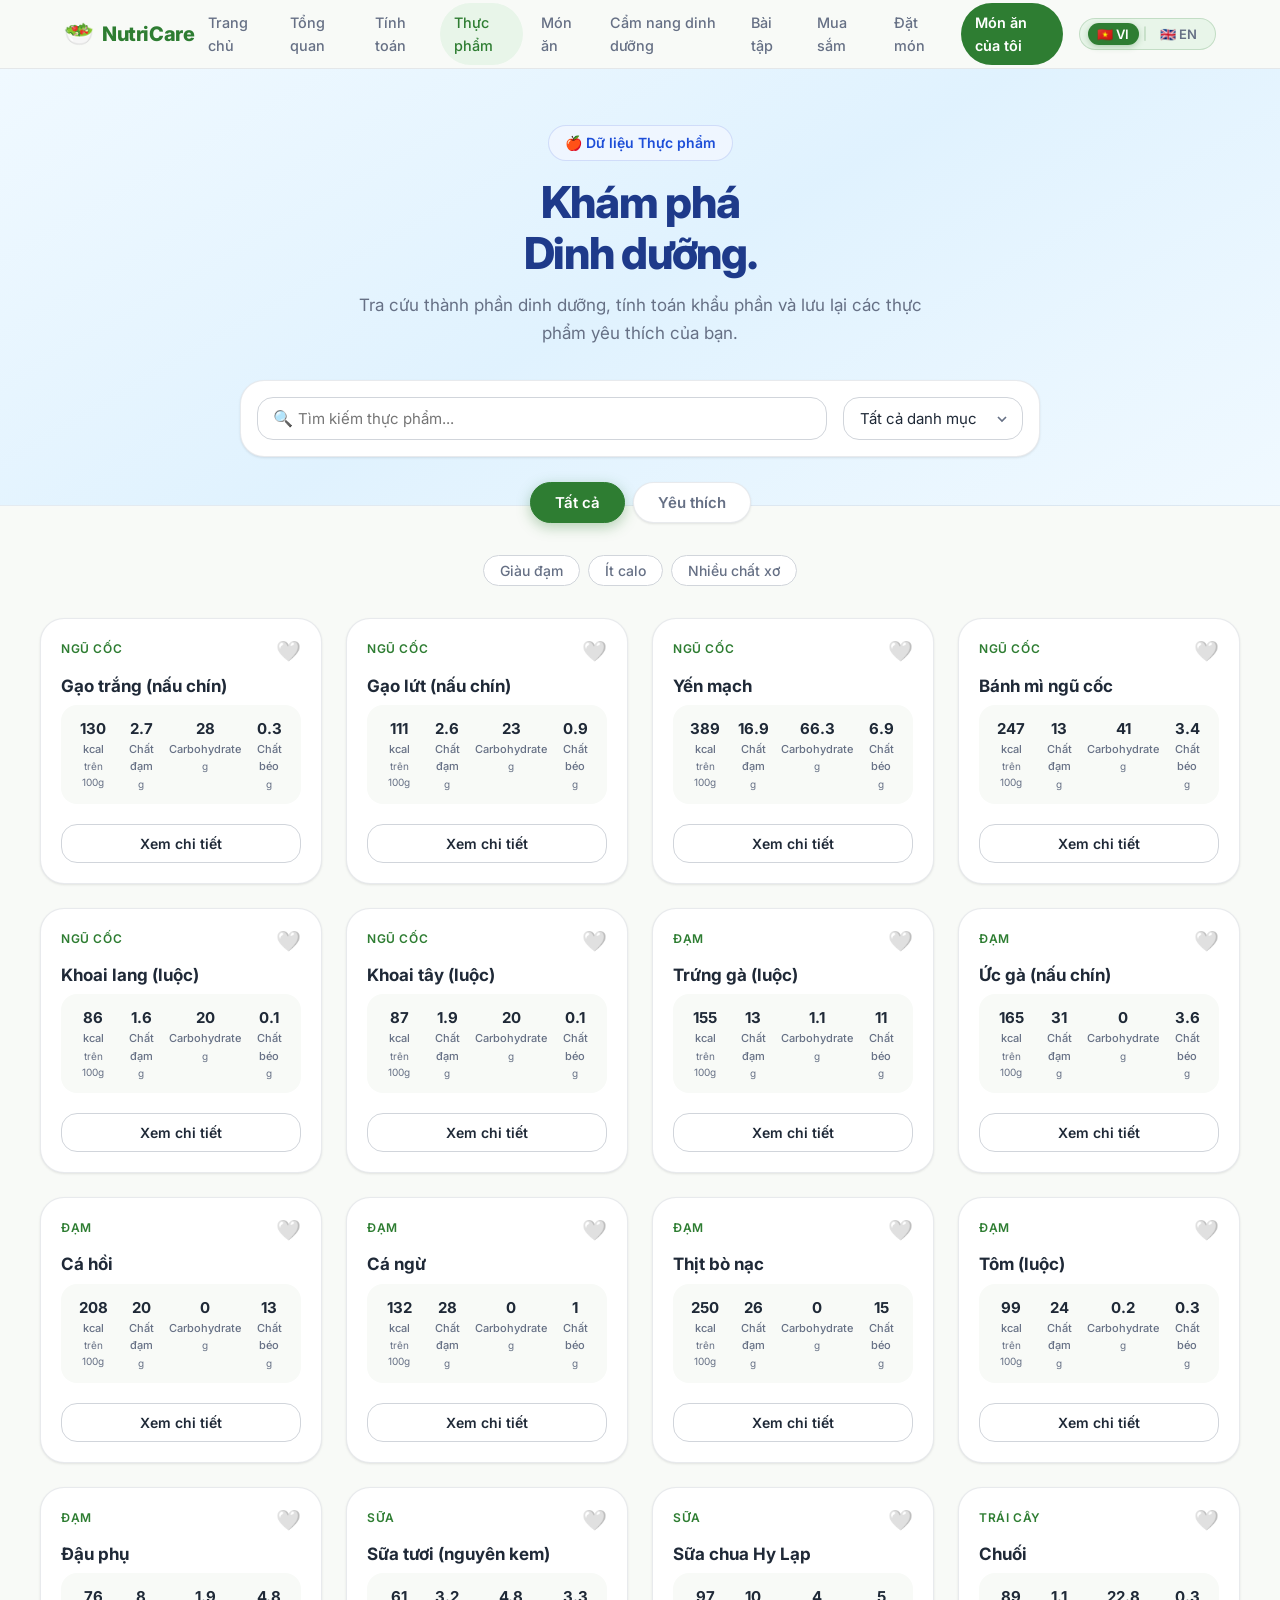
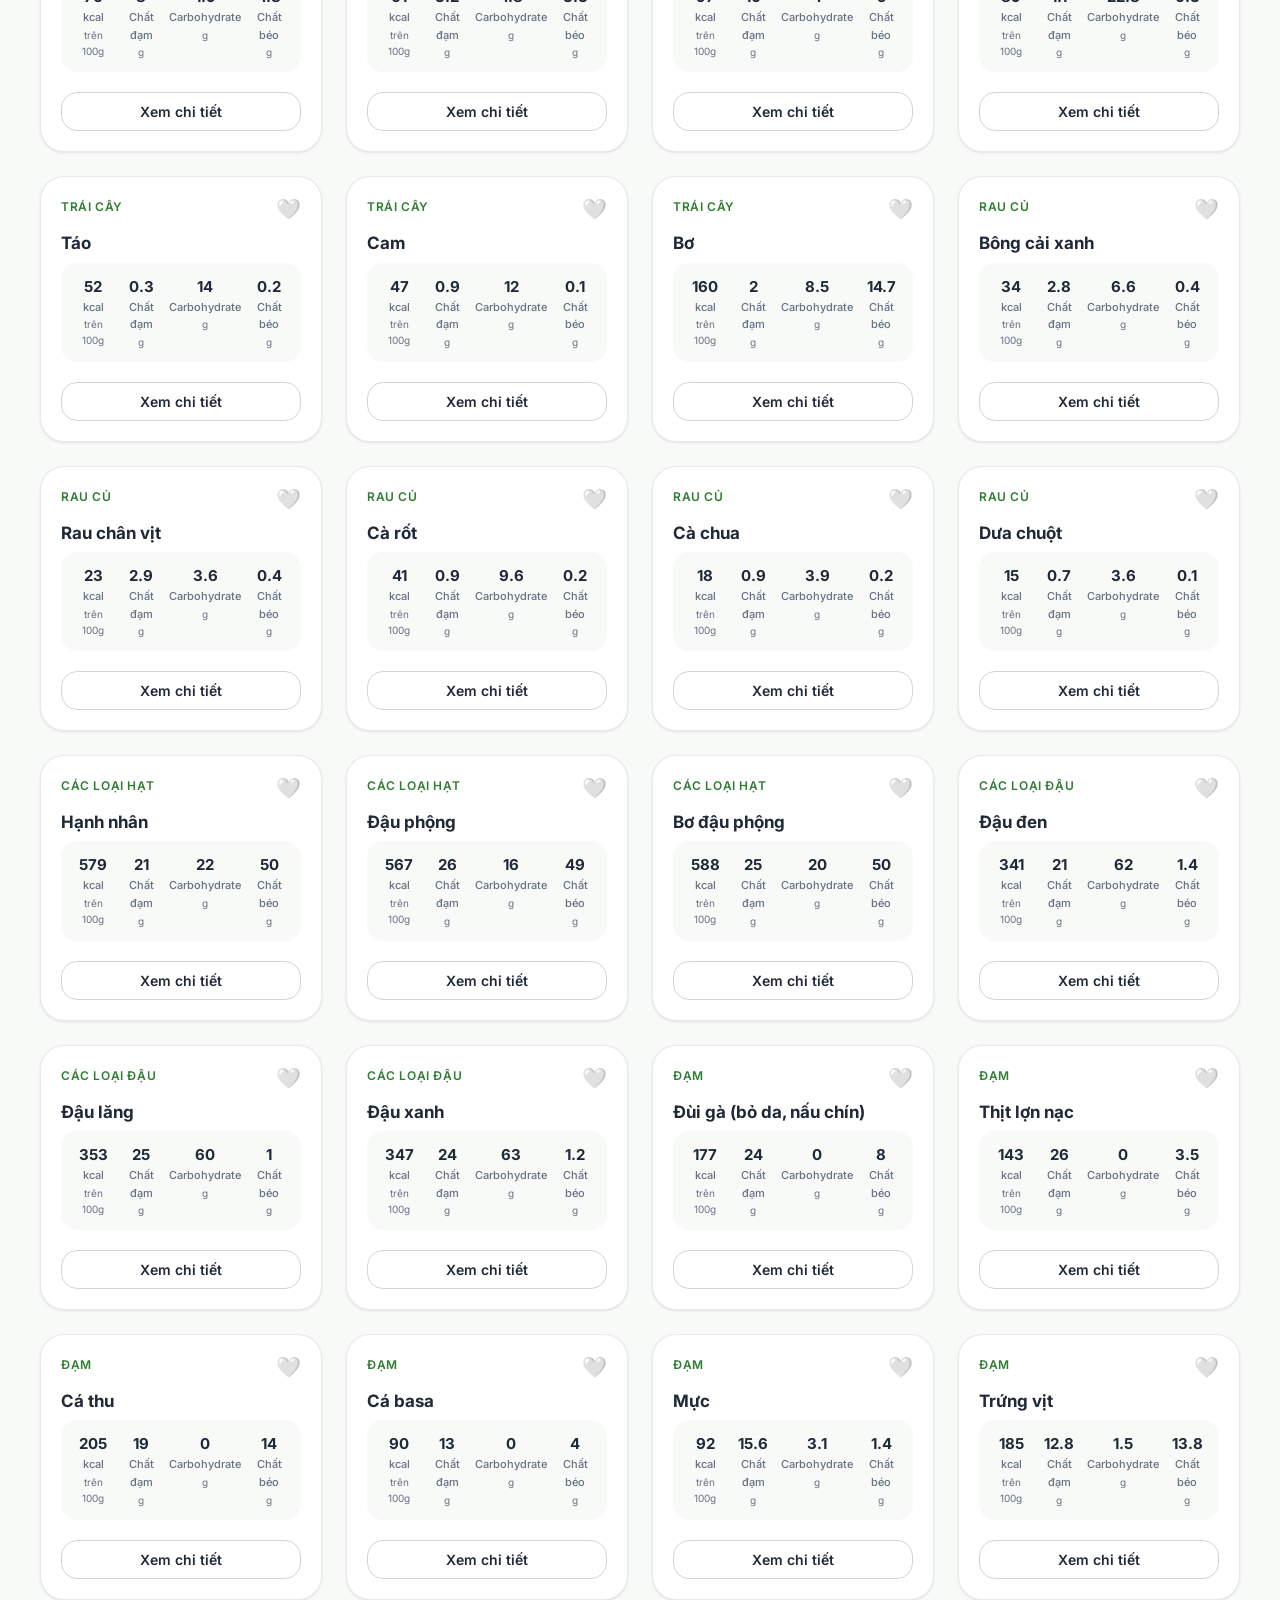
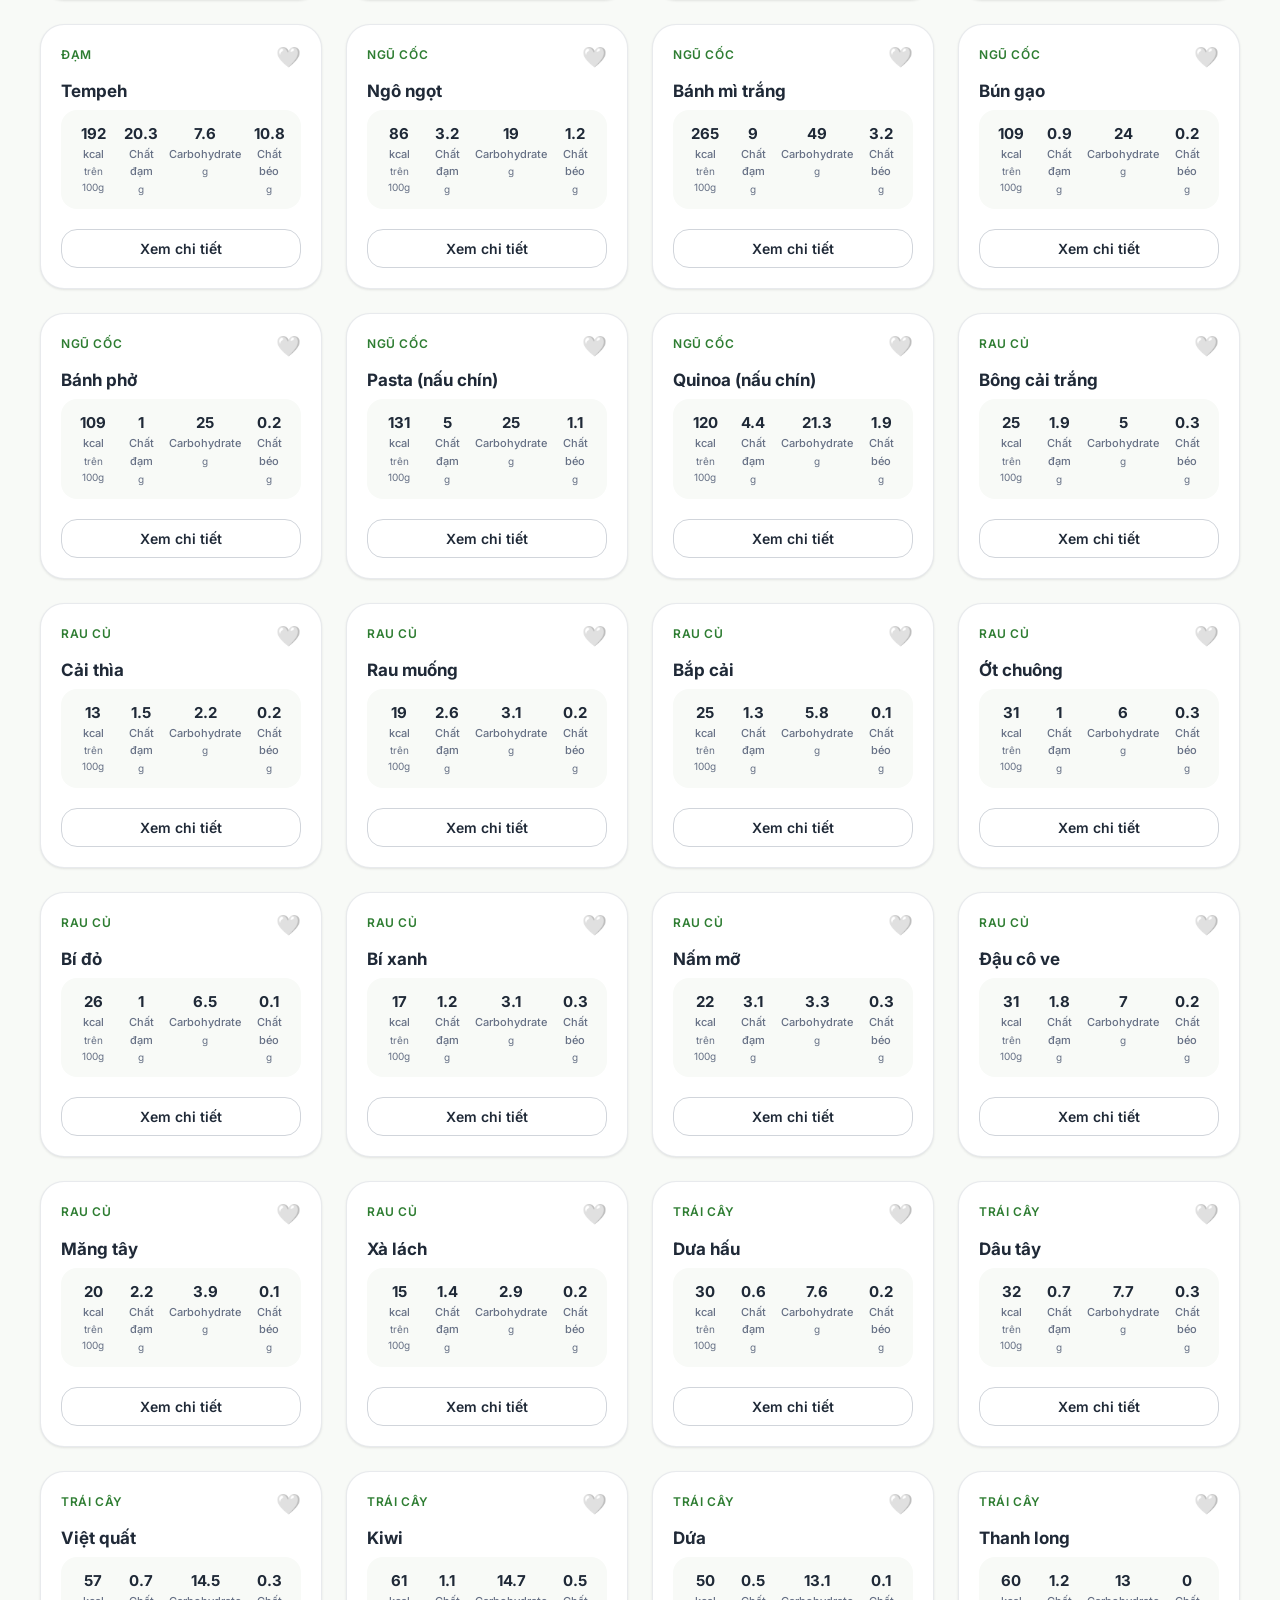
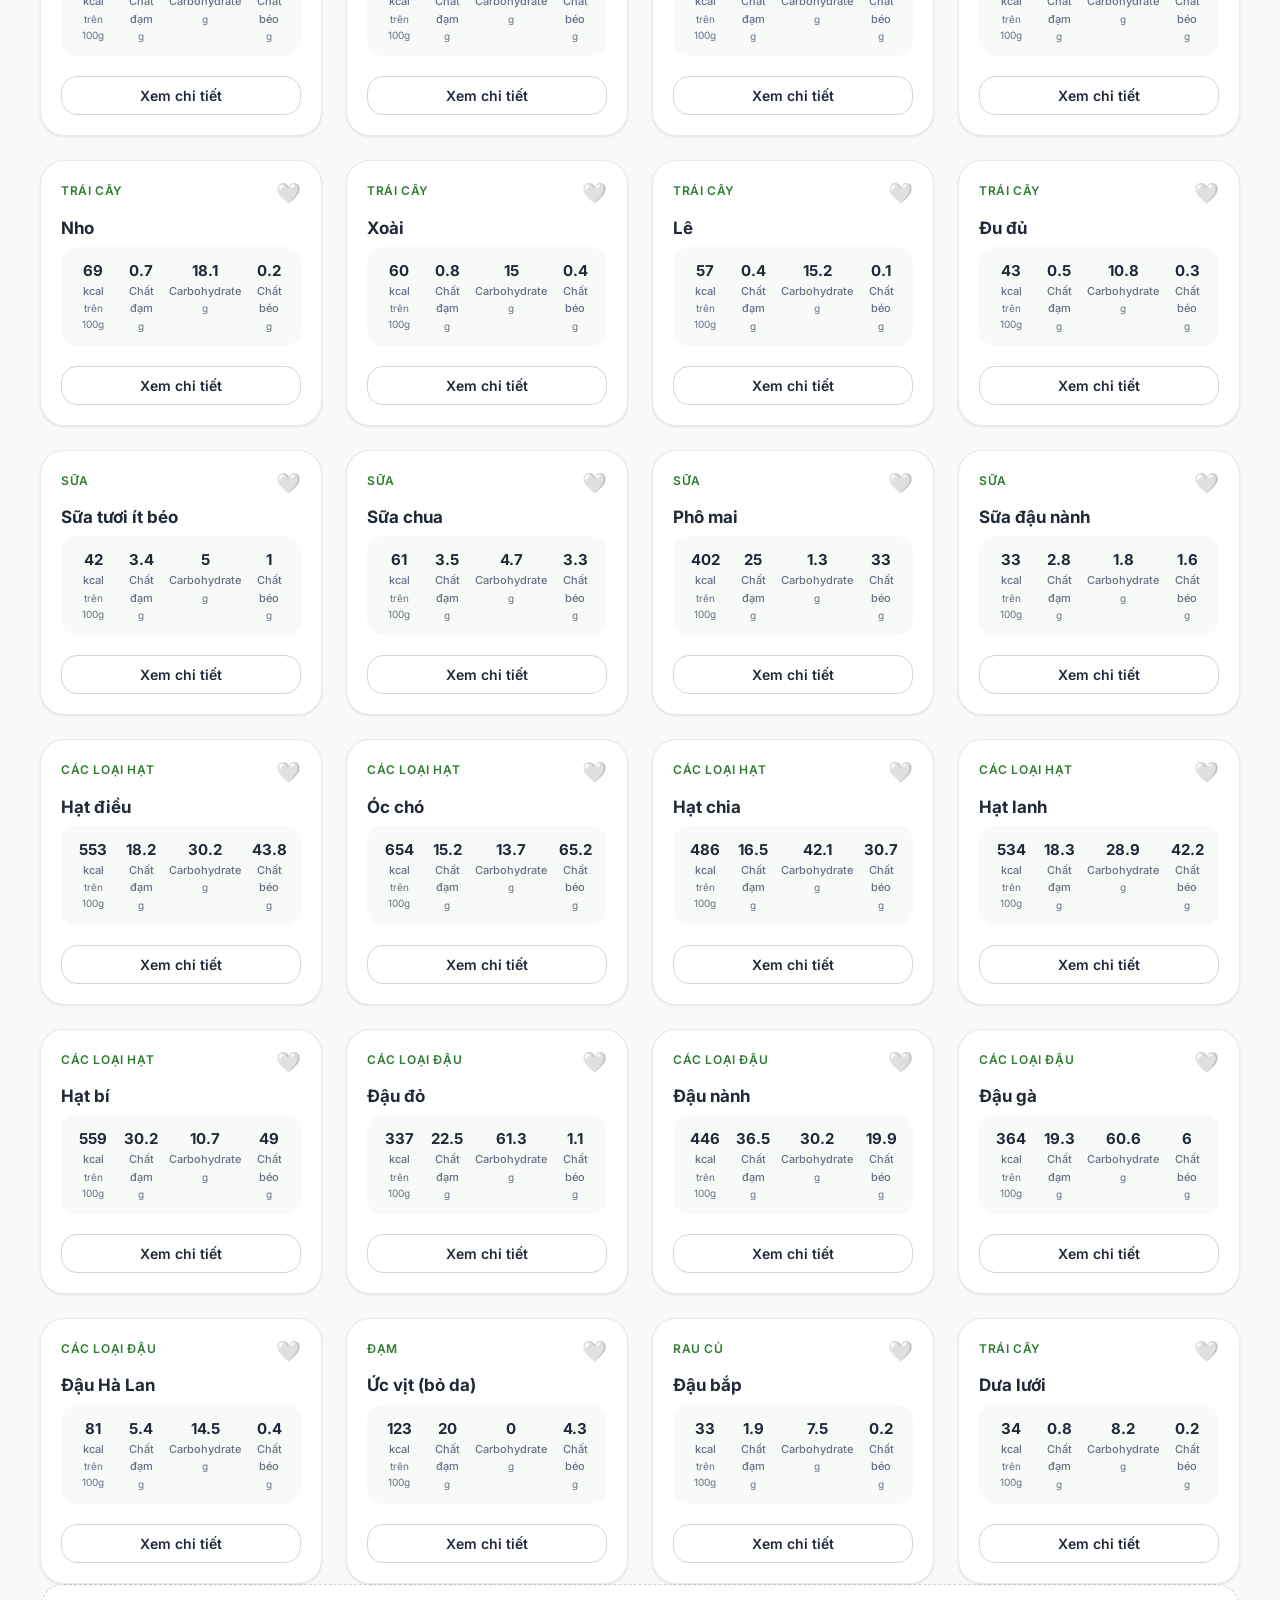
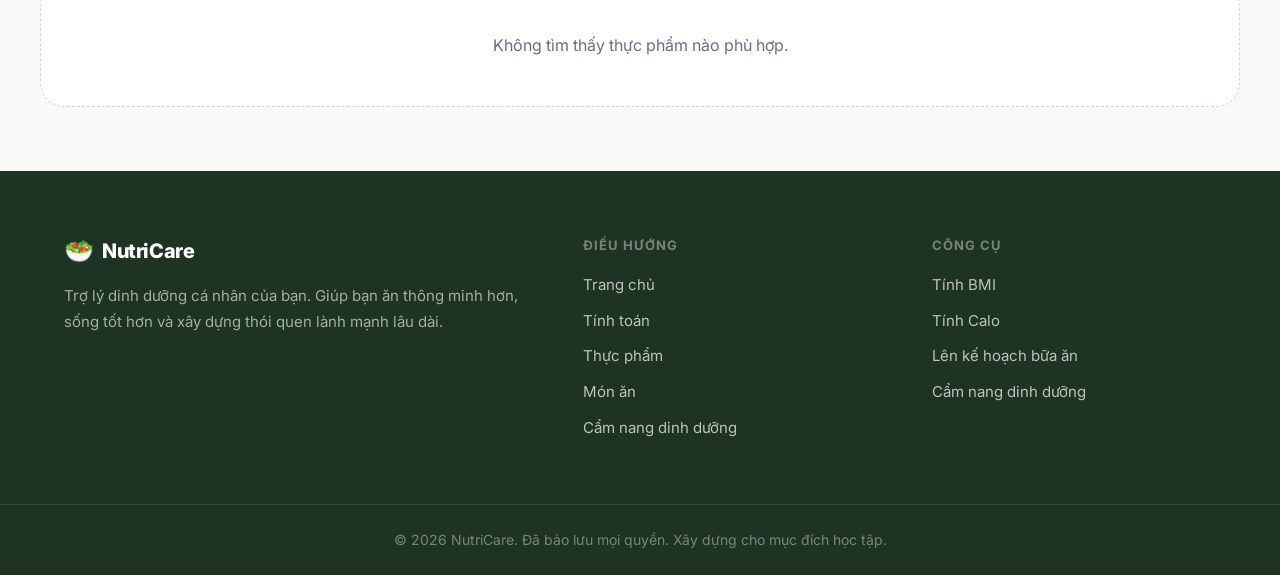
<file: pages/foods.html>
﻿<!DOCTYPE html>
<html lang="vi">
<head>
  <meta charset="UTF-8" />
  <meta name="viewport" content="width=device-width, initial-scale=1.0" />
  <meta name="description" content="NutriCare - Co so du lieu thuc pham." data-i18n="foods.metaDesc" />
  <title data-i18n="foods.metaTitle">NutriCare – Thực phẩm</title>

  <!-- Google Fonts -->
  <link rel="preconnect" href="https://fonts.googleapis.com" />
  <link rel="preconnect" href="https://fonts.gstatic.com" crossorigin />
  <link href="https://fonts.googleapis.com/css2?family=Inter:wght@300;400;500;600;700;800&display=swap" rel="stylesheet" />

  <!-- Stylesheets -->
  <link rel="stylesheet" href="../css/style.css" />
  <link rel="stylesheet" href="../css/responsive.css" />
  <link rel="stylesheet" href="../css/foods.css" />
</head>
<body>

  <!-- ============================================================
       NAVIGATION BAR
  ============================================================ -->
  <header class="navbar" id="navbar">
    <div class="container nav-container">
      <a href="../index.html" class="nav-logo" aria-label="NutriCare Home">
        <span class="nav-logo-icon" aria-hidden="true">🥗</span>
        <span class="nav-logo-text">NutriCare</span>
      </a>

      <nav class="nav-links" id="navLinks" aria-label="Main navigation">
        <a href="../index.html"   class="nav-link"        data-i18n="nav.home"></a>
        <a href="dashboard.html" class="nav-link"        data-i18n="nav.dashboard"></a>
        <a href="calculator.html" class="nav-link"        data-i18n="nav.calculator"></a>
        <a href="foods.html"     class="nav-link active" data-i18n="nav.foods"></a>
        <a href="meals.html"     class="nav-link"        data-i18n="nav.meals"></a>
        <a href="guide.html"     class="nav-link"        data-i18n="nav.guide"></a>
        <a href="exercises.html" class="nav-link"        data-i18n="nav.exercises"></a>
        <a href="grocery.html"     class="nav-link"        data-i18n="nav.grocery"></a>
        <a href="order.html"       class="nav-link"        data-i18n="nav.order"></a>
        <a href="meals.html"     class="nav-link nav-link-cta" data-i18n="nav.myMeals"></a>

        <div class="lang-switcher" role="group" aria-label="Language options" id="langSwitcher">
          <button class="lang-btn lang-btn-vi active" id="btnVI" data-lang="vi" aria-pressed="true" title="Tieng Viet">🇻🇳 VI</button>
          <span class="lang-divider" aria-hidden="true">|</span>
          <button class="lang-btn lang-btn-en" id="btnEN" data-lang="en" aria-pressed="false" title="English">🇬🇧 EN</button>
        </div>
      </nav>

      <button class="hamburger" id="hamburger" aria-label="Toggle navigation menu" aria-expanded="false" aria-controls="navLinks">
        <span class="hamburger-line"></span>
        <span class="hamburger-line"></span>
        <span class="hamburger-line"></span>
      </button>
    </div>
  </header>

  <main>
    <!-- ============================================================
         HERO & TOOLBAR
    ============================================================ -->
    <section class="foods-hero">
      <div class="container">
        <span class="foods-hero-badge" data-i18n="foods.heroBadge"></span>
        <h1 class="foods-hero-title" data-i18n="foods.heroTitle"></h1>
        <p class="foods-hero-subtitle" data-i18n="foods.heroSubtitle"></p>

        <!-- Search and Filter Bar -->
        <div class="foods-toolbar">
          <div class="foods-search">
            <span class="foods-search-icon" aria-hidden="true">🔍</span>
            <input type="text" id="searchInput" class="foods-search-input" data-i18n-ph="foods.searchPlaceholder" />
          </div>
          <select id="categoryFilter" class="foods-filter-cat">
            <option value="all" data-i18n="foods.filterCat"></option>
            <option value="Grains" data-i18n="foods.catGrains"></option>
            <option value="Protein" data-i18n="foods.catProtein"></option>
            <option value="Dairy" data-i18n="foods.catDairy"></option>
            <option value="Fruits" data-i18n="foods.catFruits"></option>
            <option value="Vegetables" data-i18n="foods.catVegetables"></option>
            <option value="Nuts & Seeds" data-i18n="foods.catNutsSeeds"></option>
            <option value="Legumes" data-i18n="foods.catLegumes"></option>
          </select>
        </div>
      </div>
    </section>

    <!-- TABS -->
    <div class="container">
      <div class="foods-tabs">
        <button class="food-tab-btn active" id="tabAll" data-i18n="foods.tabAll"></button>
        <button class="food-tab-btn" id="tabFavs" data-i18n="foods.tabFavs"></button>
      </div>
    </div>

    <!-- QUICK TAG FILTERS -->
    <div class="container">
      <div class="quick-filters">
        <button class="filter-tag-btn" data-tag="high-protein" data-i18n="foods.filterHighProtein"></button>
        <button class="filter-tag-btn" data-tag="low-calorie" data-i18n="foods.filterLowCal"></button>
        <button class="filter-tag-btn" data-tag="high-fiber" data-i18n="foods.filterHighFiber"></button>
      </div>
    </div>

    <!-- ============================================================
         FOOD GRID
    ============================================================ -->
    <section class="foods-main container">
      <div class="food-grid" id="foodGrid">
        <!-- Rendered via JS -->
      </div>
      <div id="noResults" class="no-results hidden" data-i18n="foods.noResults"></div>
    </section>

  </main>

  <!-- ============================================================
       FOOD DETAIL MODAL
  ============================================================ -->
  <div class="modal-overlay" id="foodModal">
    <div class="food-modal" role="dialog" aria-modal="true" aria-labelledby="modalTitle">
      <button class="modal-close" id="btnModalClose" aria-label="Close modal">&times;</button>
      
      <div class="modal-header">
        <span class="modal-category" id="modalCat"></span>
        <h2 class="modal-title" id="modalTitle"></h2>
        <p class="modal-desc" id="modalDesc"></p>
      </div>

      <div class="modal-body">
        <div class="modal-tags" id="modalTags"></div>
        
        <h3 class="modal-section-title" data-i18n="foods.modalNutrPer100g"></h3>
        <table class="nutrition-table">
          <tbody>
            <tr>
              <th>Calories</th>
              <td><span id="mCal"></span> kcal</td>
            </tr>
            <tr>
              <th data-i18n="calculator.macroProtein"></th>
              <td><span id="mPro"></span> g</td>
            </tr>
            <tr>
              <th data-i18n="calculator.macroCarbs"></th>
              <td><span id="mCarb"></span> g</td>
            </tr>
            <tr>
              <th data-i18n="calculator.macroFat"></th>
              <td><span id="mFat"></span> g</td>
            </tr>
            <tr>
              <th>Fiber</th>
              <td><span id="mFib"></span> g</td>
            </tr>
            <tr>
              <th>Serving Size</th>
              <td id="mServ"></td>
            </tr>
          </tbody>
        </table>

        <h3 class="modal-section-title" data-i18n="foods.modalServingCalc"></h3>
        <div class="serving-calculator">
          <div class="calc-input-row">
            <input type="number" id="calcGrams" min="1" max="2000" data-i18n-ph="foods.modalEnterGrams" />
            <button id="btnCalcServing" data-i18n="foods.btnCalc"></button>
          </div>
          <div class="calc-result-grid">
            <div class="calc-result-item">
              <span class="c-val" id="rcCal">--</span>
              <span class="c-lbl">kcal</span>
            </div>
            <div class="calc-result-item">
              <span class="c-val" id="rcPro">--</span>
              <span class="c-lbl" data-i18n="calculator.macroProtein"></span>
            </div>
            <div class="calc-result-item">
              <span class="c-val" id="rcCarb">--</span>
              <span class="c-lbl" data-i18n="calculator.macroCarbs"></span>
            </div>
            <div class="calc-result-item">
              <span class="c-val" id="rcFat">--</span>
              <span class="c-lbl" data-i18n="calculator.macroFat"></span>
            </div>
            <div class="calc-result-item">
              <span class="c-val" id="rcFib">--</span>
              <span class="c-lbl">fiber</span>
            </div>
          </div>
        </div>
      </div>
    </div>
  </div>

  <!-- ============================================================
       FOOTER
  ============================================================ -->
  <footer class="footer">
    <div class="container footer-container">
      <div class="footer-brand">
        <a href="../index.html" class="nav-logo footer-logo" aria-label="NutriCare Home">
          <span class="nav-logo-icon" aria-hidden="true">🥗</span>
          <span class="nav-logo-text">NutriCare</span>
        </a>
        <p class="footer-desc" data-i18n="footer.desc"></p>
      </div>

      <nav class="footer-nav" aria-label="Footer navigation">
        <h4 class="footer-nav-title" data-i18n="footer.navTitle"></h4>
        <ul class="footer-nav-list">
          <li><a href="../index.html"   class="footer-link" data-i18n="footer.linkHome"></a></li>
          <li><a href="calculator.html" class="footer-link" data-i18n="footer.linkCalculator"></a></li>
          <li><a href="foods.html"      class="footer-link" data-i18n="footer.linkFoods"></a></li>
          <li><a href="meals.html"      class="footer-link" data-i18n="footer.linkMeals"></a></li>
          <li><a href="guide.html"      class="footer-link" data-i18n="footer.linkGuide"></a></li>
        </ul>
      </nav>

      <div class="footer-tools">
        <h4 class="footer-nav-title" data-i18n="footer.toolsTitle"></h4>
        <ul class="footer-nav-list">
          <li><a href="calculator.html" class="footer-link" data-i18n="footer.linkBmi"></a></li>
          <li><a href="calculator.html" class="footer-link" data-i18n="footer.linkCalorie"></a></li>
          <li><a href="meals.html"      class="footer-link" data-i18n="footer.linkPlanner"></a></li>
          <li><a href="guide.html"      class="footer-link" data-i18n="footer.linkGuide"></a></li>
        </ul>
      </div>
    </div>
    <div class="footer-bottom">
      <div class="container">
        <p class="footer-copy" data-i18n="footer.copy"></p>
      </div>
    </div>
  </footer>

  <!-- Scripts -->
  <script src="../data/translations.js"></script>
  <script src="../js/main.js"></script>
  <script src="../data/foods.js"></script>
  <script src="../js/foods.js"></script>
</body>
</html>
</file>
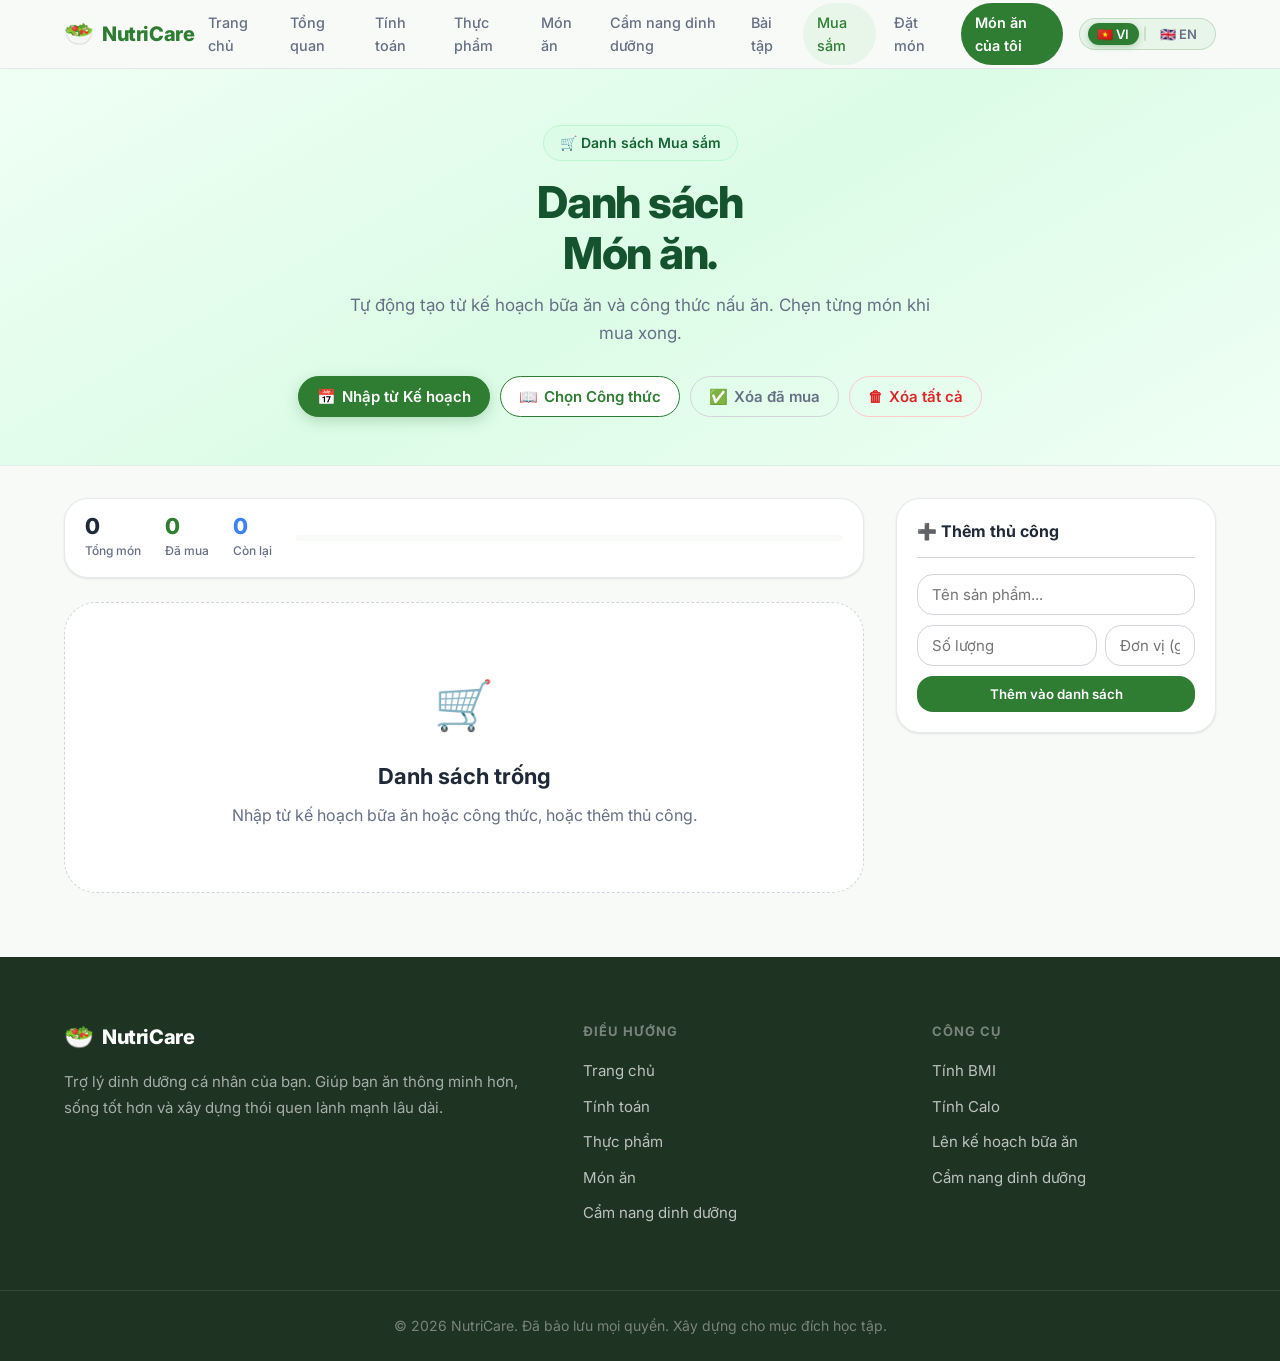
<file: pages/grocery.html>
<!DOCTYPE html>
<html lang="vi">
<head>
  <meta charset="UTF-8" />
  <meta name="viewport" content="width=device-width, initial-scale=1.0" />
  <meta name="description" content="NutriCare – Danh sach mua sam thuc pham." data-i18n="grocery.metaDesc" />
  <title data-i18n="grocery.metaTitle">NutriCare – Danh sách Mua sắm</title>

  <!-- Google Fonts -->
  <link rel="preconnect" href="https://fonts.googleapis.com" />
  <link rel="preconnect" href="https://fonts.gstatic.com" crossorigin />
  <link href="https://fonts.googleapis.com/css2?family=Inter:wght@300;400;500;600;700;800&display=swap" rel="stylesheet" />

  <!-- Stylesheets -->
  <link rel="stylesheet" href="../css/style.css" />
  <link rel="stylesheet" href="../css/responsive.css" />
  <link rel="stylesheet" href="../css/grocery.css" />
</head>
<body>

  <!-- ============================================================
       NAVIGATION BAR
  ============================================================ -->
  <header class="navbar" id="navbar">
    <div class="container nav-container">
      <a href="../index.html" class="nav-logo" aria-label="NutriCare Home">
        <span class="nav-logo-icon" aria-hidden="true">🥗</span>
        <span class="nav-logo-text">NutriCare</span>
      </a>

      <nav class="nav-links" id="navLinks" aria-label="Main navigation">
        <a href="../index.html"   class="nav-link"        data-i18n="nav.home"></a>
        <a href="dashboard.html" class="nav-link"        data-i18n="nav.dashboard"></a>
        <a href="calculator.html" class="nav-link"        data-i18n="nav.calculator"></a>
        <a href="foods.html"     class="nav-link"        data-i18n="nav.foods"></a>
        <a href="meals.html"     class="nav-link"        data-i18n="nav.meals"></a>
        <a href="guide.html"     class="nav-link"        data-i18n="nav.guide"></a>
        <a href="exercises.html" class="nav-link"        data-i18n="nav.exercises"></a>
        <a href="grocery.html"     class="nav-link active"        data-i18n="nav.grocery"></a>
        <a href="order.html"       class="nav-link"        data-i18n="nav.order"></a>
        <a href="meals.html"     class="nav-link nav-link-cta" data-i18n="nav.myMeals"></a>

        <div class="lang-switcher" role="group" aria-label="Language options" id="langSwitcher">
          <button class="lang-btn lang-btn-vi active" id="btnVI" data-lang="vi" aria-pressed="true" title="Tieng Viet">🇻🇳 VI</button>
          <span class="lang-divider" aria-hidden="true">|</span>
          <button class="lang-btn lang-btn-en" id="btnEN" data-lang="en" aria-pressed="false" title="English">🇬🇧 EN</button>
        </div>
      </nav>

      <button class="hamburger" id="hamburger" aria-label="Toggle navigation menu" aria-expanded="false" aria-controls="navLinks">
        <span class="hamburger-line"></span>
        <span class="hamburger-line"></span>
        <span class="hamburger-line"></span>
      </button>
    </div>
  </header>

  <main>
    <!-- ============================================================
         HERO
    ============================================================ -->
    <section class="grocery-hero">
      <div class="container">
        <span class="grocery-hero-badge" data-i18n="grocery.heroBadge"></span>
        <h1 class="grocery-hero-title" data-i18n="grocery.heroTitle"></h1>
        <p class="grocery-hero-subtitle" data-i18n="grocery.heroSubtitle"></p>

        <div class="grocery-action-bar">
          <button class="btn-grocery-action btn-grocery-primary" id="btnImportPlan">
            📅 <span data-i18n="grocery.btnImportPlan"></span>
          </button>
          <button class="btn-grocery-action btn-grocery-secondary" id="btnAddRecipeToggle">
            📖 <span data-i18n="grocery.btnAddRecipe"></span>
          </button>
          <button class="btn-grocery-action btn-grocery-ghost" id="btnClearDone">
            ✅ <span data-i18n="grocery.btnClearDone"></span>
          </button>
          <button class="btn-grocery-action btn-grocery-danger" id="btnClearAll">
            🗑 <span data-i18n="grocery.btnClearAll"></span>
          </button>
        </div>
      </div>
    </section>

    <!-- ============================================================
         MAIN LAYOUT
    ============================================================ -->
    <div class="container">
      <div class="grocery-layout">

        <!-- LEFT: GROCERY LIST -->
        <div class="grocery-list-panel">

          <!-- Summary Strip -->
          <div class="grocery-summary">
            <div class="summary-stat">
              <span class="summary-stat-val" id="sumTotal">0</span>
              <span class="summary-stat-lbl" data-i18n="grocery.summaryTotal"></span>
            </div>
            <div class="summary-stat">
              <span class="summary-stat-val clr-done" id="sumDone">0</span>
              <span class="summary-stat-lbl" data-i18n="grocery.summaryDone"></span>
            </div>
            <div class="summary-stat">
              <span class="summary-stat-val clr-left" id="sumLeft">0</span>
              <span class="summary-stat-lbl" data-i18n="grocery.summaryLeft"></span>
            </div>
            <div class="grocery-progress">
              <div class="grocery-progress-fill" id="groceryProgressFill" style="width: 0%"></div>
            </div>
          </div>

          <!-- Empty State -->
          <div id="groceryEmpty" class="grocery-empty">
            <div class="grocery-empty-icon" aria-hidden="true">🛒</div>
            <h2 class="grocery-empty-title" data-i18n="grocery.emptyTitle"></h2>
            <p class="grocery-empty-text" data-i18n="grocery.emptyText"></p>
          </div>

          <!-- Item List (rendered by JS) -->
          <div id="groceryListContainer"></div>

        </div><!-- /.grocery-list-panel -->

        <!-- RIGHT: SIDEBAR -->
        <div class="grocery-sidebar">

          <!-- ADD CUSTOM ITEM -->
          <div class="grocery-sidebar-card">
            <h3 class="sidebar-card-title">➕ <span data-i18n="grocery.btnAddCustom"></span></h3>
            <div class="custom-item-form">
              <input type="text" id="customItemName" data-i18n-ph="grocery.customPlaceholder" />
              <div class="custom-row">
                <input type="number" id="customItemQty" min="0.1" step="0.1" data-i18n-ph="grocery.customQty" />
                <input type="text" id="customItemUnit" data-i18n-ph="grocery.customUnit" />
              </div>
              <button class="btn-save-custom" id="btnSaveCustom" data-i18n="grocery.btnSaveCustom"></button>
            </div>
          </div>

          <!-- RECIPE PICKER (hidden by default, toggled) -->
          <div class="grocery-sidebar-card" id="recipePicker" style="display: none;">
            <h3 class="sidebar-card-title">📖 <span data-i18n="grocery.selectRecipeTitle"></span></h3>
            <div class="recipe-pick-list" id="recipePickList">
              <!-- Rendered by JS -->
            </div>
          </div>

        </div><!-- /.grocery-sidebar -->

      </div><!-- /.grocery-layout -->
    </div>

  </main>

  <!-- ============================================================
       FOOTER
  ============================================================ -->
  <footer class="footer">
    <div class="container footer-container">
      <div class="footer-brand">
        <a href="../index.html" class="nav-logo footer-logo" aria-label="NutriCare Home">
          <span class="nav-logo-icon" aria-hidden="true">🥗</span>
          <span class="nav-logo-text">NutriCare</span>
        </a>
        <p class="footer-desc" data-i18n="footer.desc"></p>
      </div>
      <nav class="footer-nav" aria-label="Footer navigation">
        <h4 class="footer-nav-title" data-i18n="footer.navTitle"></h4>
        <ul class="footer-nav-list">
          <li><a href="../index.html"   class="footer-link" data-i18n="footer.linkHome"></a></li>
          <li><a href="calculator.html" class="footer-link" data-i18n="footer.linkCalculator"></a></li>
          <li><a href="foods.html"      class="footer-link" data-i18n="footer.linkFoods"></a></li>
          <li><a href="meals.html"      class="footer-link" data-i18n="footer.linkMeals"></a></li>
          <li><a href="guide.html"      class="footer-link" data-i18n="footer.linkGuide"></a></li>
        </ul>
      </nav>
      <div class="footer-tools">
        <h4 class="footer-nav-title" data-i18n="footer.toolsTitle"></h4>
        <ul class="footer-nav-list">
          <li><a href="calculator.html" class="footer-link" data-i18n="footer.linkBmi"></a></li>
          <li><a href="calculator.html" class="footer-link" data-i18n="footer.linkCalorie"></a></li>
          <li><a href="meals.html"      class="footer-link" data-i18n="footer.linkPlanner"></a></li>
          <li><a href="guide.html"      class="footer-link" data-i18n="footer.linkGuide"></a></li>
        </ul>
      </div>
    </div>
    <div class="footer-bottom">
      <div class="container">
        <p class="footer-copy" data-i18n="footer.copy"></p>
      </div>
    </div>
  </footer>

  <!-- Scripts -->
  <script src="../data/translations.js"></script>
  <script src="../js/main.js"></script>
  <script src="../data/foods.js"></script>
  <script src="../data/recipes.js"></script>
  <script src="../js/grocery.js"></script>
</body>
</html>
</file>
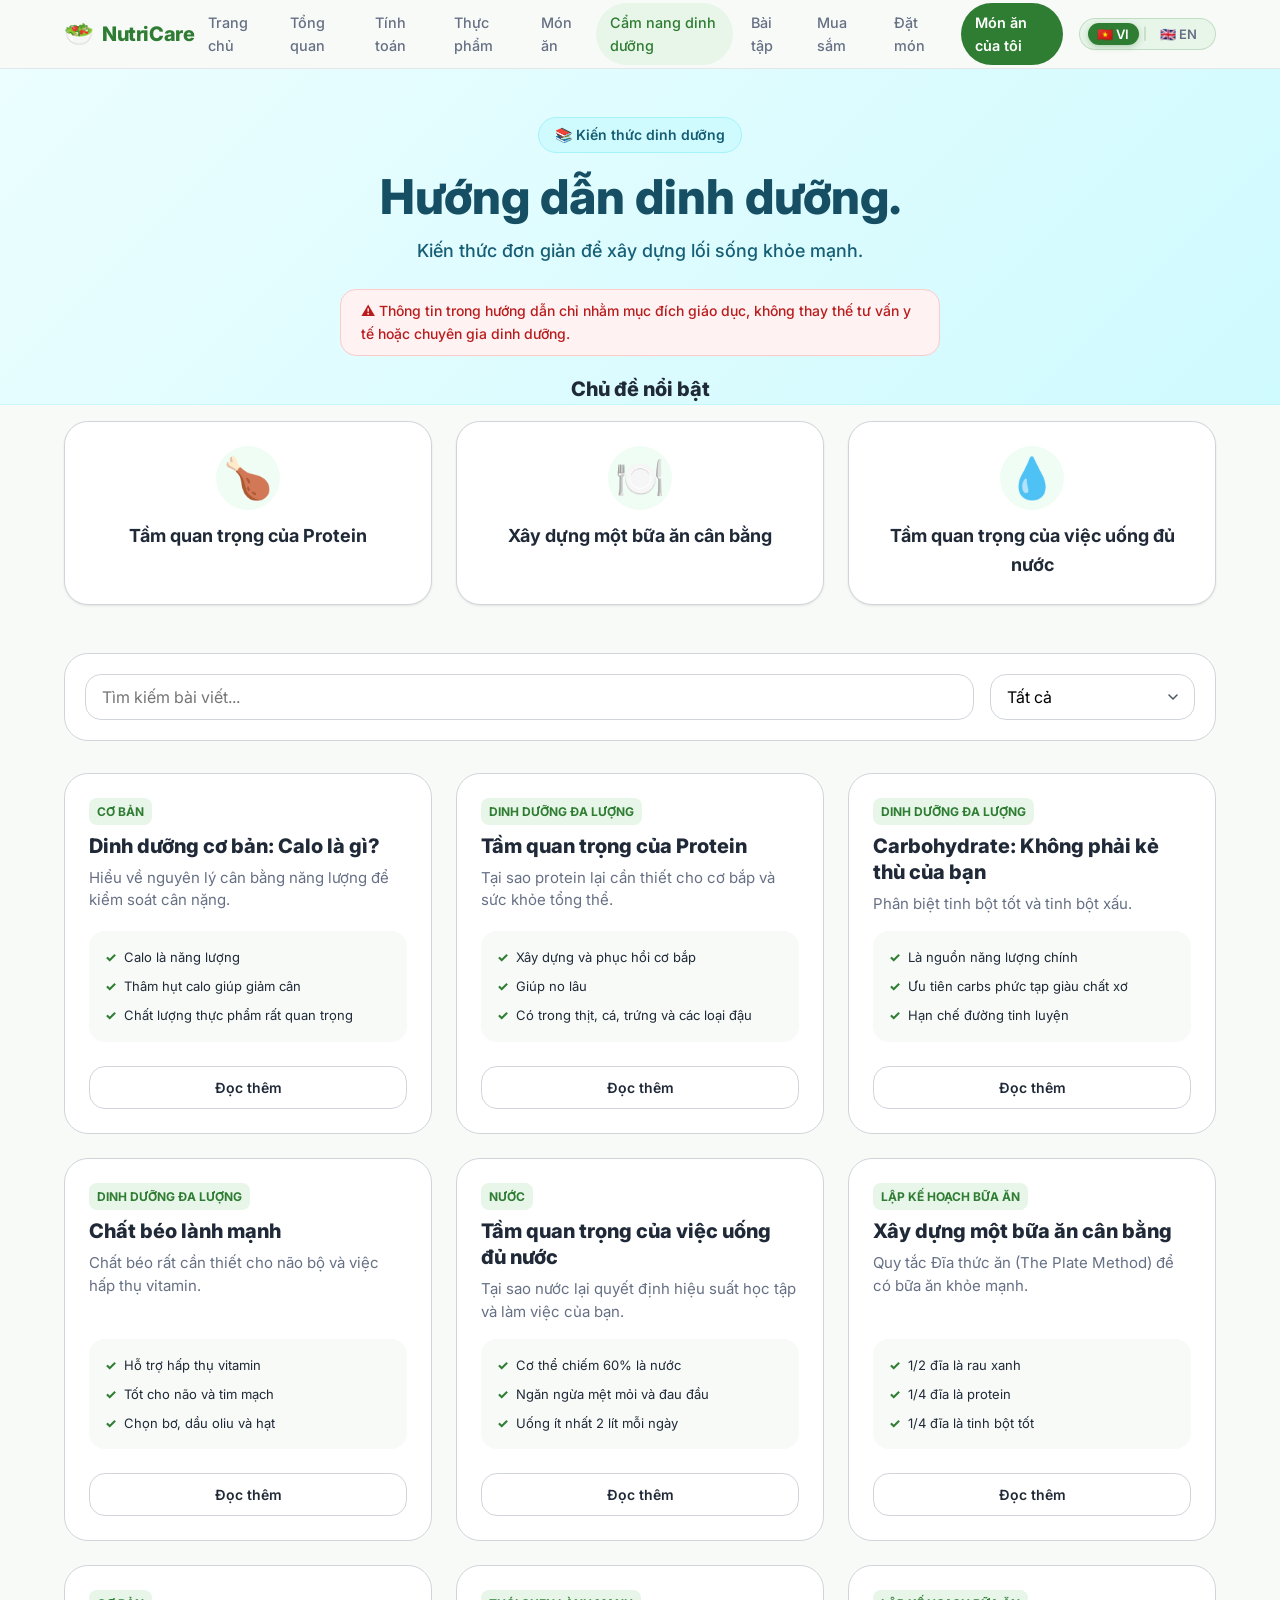
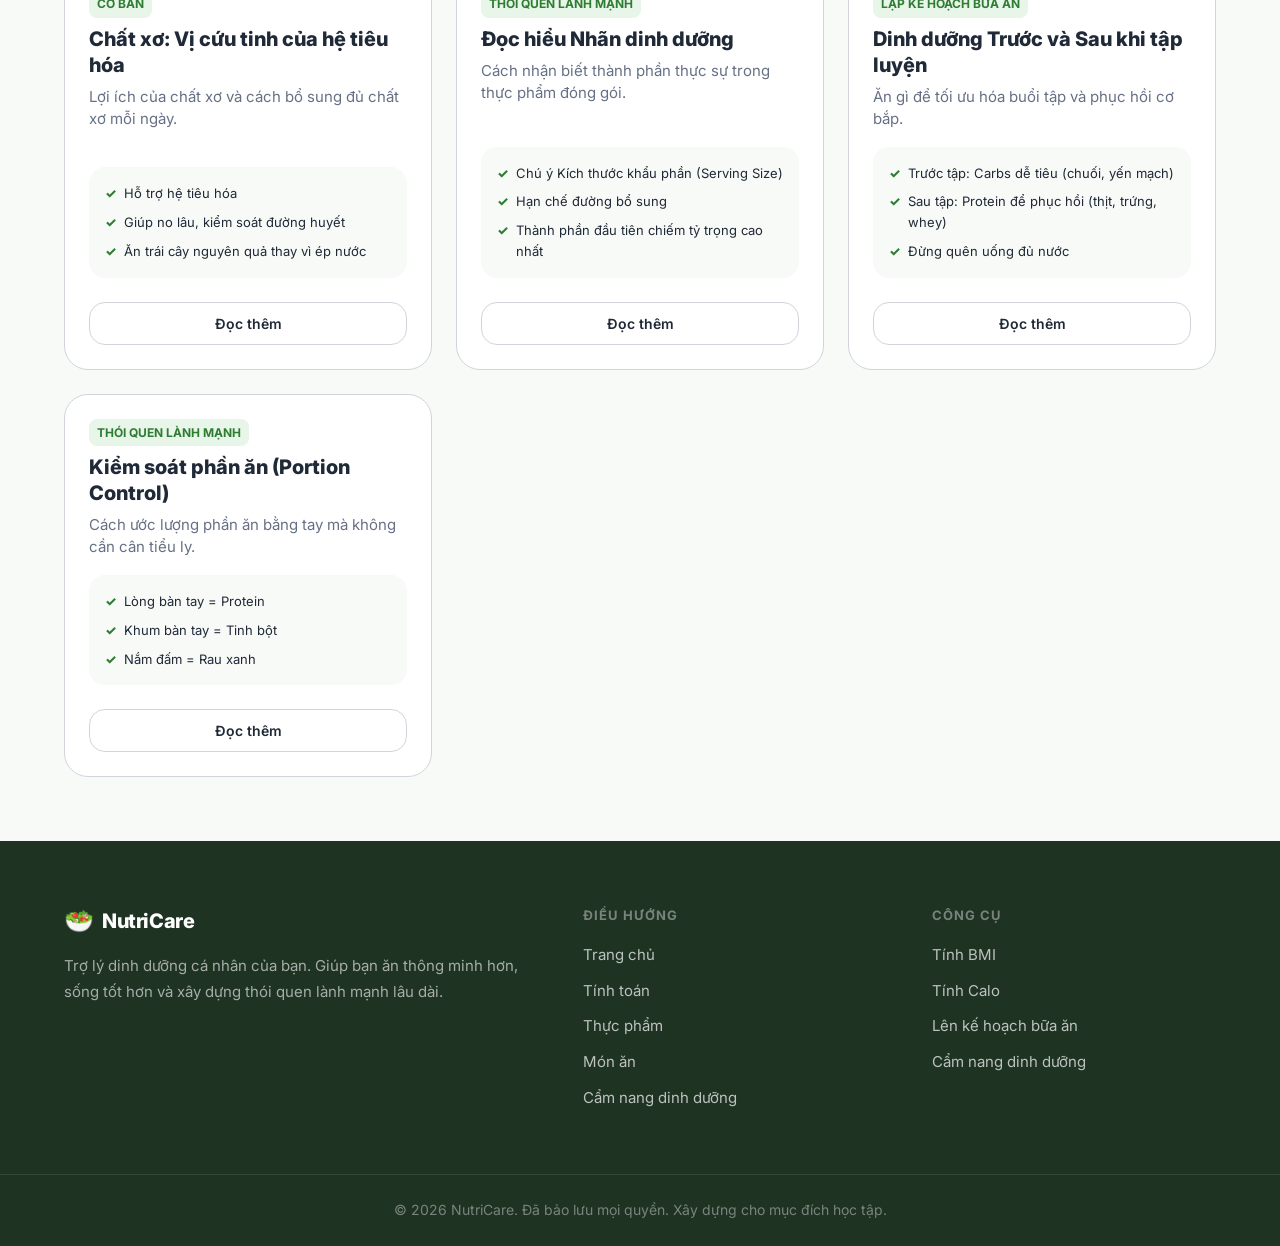
<file: pages/guide.html>
<!DOCTYPE html>
<html lang="vi">
<head>
  <meta charset="UTF-8" />
  <meta name="viewport" content="width=device-width, initial-scale=1.0" />
  <meta name="description" content="NutriCare – Huong dan dinh duong." data-i18n="guide.metaDesc" />
  <title data-i18n="guide.metaTitle">NutriCare – Hướng dẫn dinh dưỡng</title>

  <!-- Google Fonts -->
  <link rel="preconnect" href="https://fonts.googleapis.com" />
  <link rel="preconnect" href="https://fonts.gstatic.com" crossorigin />
  <link href="https://fonts.googleapis.com/css2?family=Inter:wght@300;400;500;600;700;800&display=swap" rel="stylesheet" />

  <!-- Stylesheets -->
  <link rel="stylesheet" href="../css/style.css" />
  <link rel="stylesheet" href="../css/responsive.css" />
  <link rel="stylesheet" href="../css/guide.css" />
</head>
<body>

  <!-- ============================================================
       NAVIGATION BAR
  ============================================================ -->
  <header class="navbar" id="navbar">
    <div class="container nav-container">
      <a href="../index.html" class="nav-logo" aria-label="NutriCare Home">
        <span class="nav-logo-icon" aria-hidden="true">🥗</span>
        <span class="nav-logo-text">NutriCare</span>
      </a>

      <nav class="nav-links" id="navLinks" aria-label="Main navigation">
        <a href="../index.html"   class="nav-link"        data-i18n="nav.home"></a>
        <a href="dashboard.html" class="nav-link"        data-i18n="nav.dashboard"></a>
        <a href="calculator.html" class="nav-link"        data-i18n="nav.calculator"></a>
        <a href="foods.html"     class="nav-link"        data-i18n="nav.foods"></a>
        <a href="meals.html"     class="nav-link"        data-i18n="nav.meals"></a>
        <a href="guide.html"     class="nav-link active" data-i18n="nav.guide"></a>
        <a href="exercises.html" class="nav-link"        data-i18n="nav.exercises"></a>
        <a href="grocery.html"   class="nav-link"        data-i18n="nav.grocery"></a>
        <a href="order.html"     class="nav-link"        data-i18n="nav.order"></a>
        <a href="meals.html"     class="nav-link nav-link-cta" data-i18n="nav.myMeals"></a>

        <div class="lang-switcher" role="group" aria-label="Language options" id="langSwitcher">
          <button class="lang-btn lang-btn-vi active" id="btnVI" data-lang="vi" aria-pressed="true" title="Tieng Viet">🇻🇳 VI</button>
          <span class="lang-divider" aria-hidden="true">|</span>
          <button class="lang-btn lang-btn-en" id="btnEN" data-lang="en" aria-pressed="false" title="English">🇬🇧 EN</button>
        </div>
      </nav>

      <button class="hamburger" id="hamburger" aria-label="Toggle navigation menu" aria-expanded="false" aria-controls="navLinks">
        <span class="hamburger-line"></span>
        <span class="hamburger-line"></span>
        <span class="hamburger-line"></span>
      </button>
    </div>
  </header>

  <main>
    <!-- ============================================================
         HERO
    ============================================================ -->
    <section class="guide-hero">
      <div class="container">
        <span class="guide-hero-badge" data-i18n="guide.heroBadge"></span>
        <h1 class="guide-hero-title" data-i18n="guide.heroTitle"></h1>
        <p class="guide-hero-subtitle" data-i18n="guide.heroSubtitle"></p>
        <div class="guide-disclaimer" data-i18n="guide.disclaimer"></div>
      </div>
    </section>

    <div class="container">
      <!-- ============================================================
           FEATURED TOPICS
      ============================================================ -->
      <section class="guide-featured">
        <h2 class="guide-section-title" data-i18n="guide.featuredTitle"></h2>
        <div class="featured-grid">
          <div class="featured-card" data-id="g2">
            <div class="featured-icon">🍗</div>
            <div class="featured-title" id="featTitle1">Protein</div>
          </div>
          <div class="featured-card" data-id="g6">
            <div class="featured-icon">🍽️</div>
            <div class="featured-title" id="featTitle2">Balanced Meal</div>
          </div>
          <div class="featured-card" data-id="g5">
            <div class="featured-icon">💧</div>
            <div class="featured-title" id="featTitle3">Hydration</div>
          </div>
        </div>
      </section>

      <!-- ============================================================
           MAIN CONTENT
      ============================================================ -->
      <div class="guide-main">
        <!-- TOOLBAR -->
        <div class="guide-toolbar">
          <input type="text" id="guideSearch" class="guide-search" data-i18n-ph="guide.searchPh" />
          
          <select id="filterCat" class="guide-filter">
            <option value="all" data-i18n="guide.filterAll"></option>
            <option value="basics" data-i18n="guide.catBasics"></option>
            <option value="macros" data-i18n="guide.catMacros"></option>
            <option value="hydration" data-i18n="guide.catHydration"></option>
            <option value="meal-planning" data-i18n="guide.catMealPlanning"></option>
            <option value="habits" data-i18n="guide.catHabits"></option>
          </select>
        </div>

        <!-- GRID -->
        <div class="guide-grid" id="guideGrid"></div>
      </div>
    </div>
  </main>

  <!-- ============================================================
       ARTICLE MODAL
  ============================================================ -->
  <div class="guide-modal-overlay" id="guideModalOverlay">
    <div class="guide-modal" id="guideModal" role="dialog" aria-modal="true" aria-labelledby="modalTitle">
      <div class="guide-modal-header">
        <div>
          <span class="guide-card-cat" id="modalCat" style="margin-bottom:0.25rem;"></span>
          <h2 class="guide-modal-title" id="modalTitle"></h2>
        </div>
        <button class="btn-modal-close" id="btnModalClose" aria-label="Close modal" data-i18n-title="guide.btnClose">&times;</button>
      </div>
      
      <div class="guide-modal-body">
        <!-- Content injected dynamically -->
        <div class="guide-modal-content" id="modalContent"></div>
        
        <!-- Contextual cross-module links -->
        <div id="modalContextLinkContainer"></div>

        <div class="guide-modal-tags" id="modalTags"></div>
      </div>
    </div>
  </div>

  <!-- ============================================================
       FOOTER
  ============================================================ -->
  <footer class="footer">
    <div class="container footer-container">
      <div class="footer-brand">
        <a href="../index.html" class="nav-logo footer-logo" aria-label="NutriCare Home">
          <span class="nav-logo-icon" aria-hidden="true">🥗</span>
          <span class="nav-logo-text">NutriCare</span>
        </a>
        <p class="footer-desc" data-i18n="footer.desc"></p>
      </div>
      <nav class="footer-nav" aria-label="Footer navigation">
        <h4 class="footer-nav-title" data-i18n="footer.navTitle"></h4>
        <ul class="footer-nav-list">
          <li><a href="../index.html"   class="footer-link" data-i18n="footer.linkHome"></a></li>
          <li><a href="calculator.html" class="footer-link" data-i18n="footer.linkCalculator"></a></li>
          <li><a href="foods.html"      class="footer-link" data-i18n="footer.linkFoods"></a></li>
          <li><a href="meals.html"      class="footer-link" data-i18n="footer.linkMeals"></a></li>
          <li><a href="guide.html"      class="footer-link" data-i18n="footer.linkGuide"></a></li>
        </ul>
      </nav>
      <div class="footer-tools">
        <h4 class="footer-nav-title" data-i18n="footer.toolsTitle"></h4>
        <ul class="footer-nav-list">
          <li><a href="calculator.html" class="footer-link" data-i18n="footer.linkBmi"></a></li>
          <li><a href="calculator.html" class="footer-link" data-i18n="footer.linkCalorie"></a></li>
          <li><a href="meals.html"      class="footer-link" data-i18n="footer.linkPlanner"></a></li>
          <li><a href="guide.html"      class="footer-link" data-i18n="footer.linkGuide"></a></li>
        </ul>
      </div>
    </div>
    <div class="footer-bottom">
      <div class="container">
        <p class="footer-copy" data-i18n="footer.copy"></p>
      </div>
    </div>
  </footer>

  <!-- Scripts -->
  <script src="../data/translations.js"></script>
  <script src="../js/main.js"></script>
  <script src="../data/guide.js"></script>
  <script src="../js/guide.js"></script>
</body>
</html>
</file>
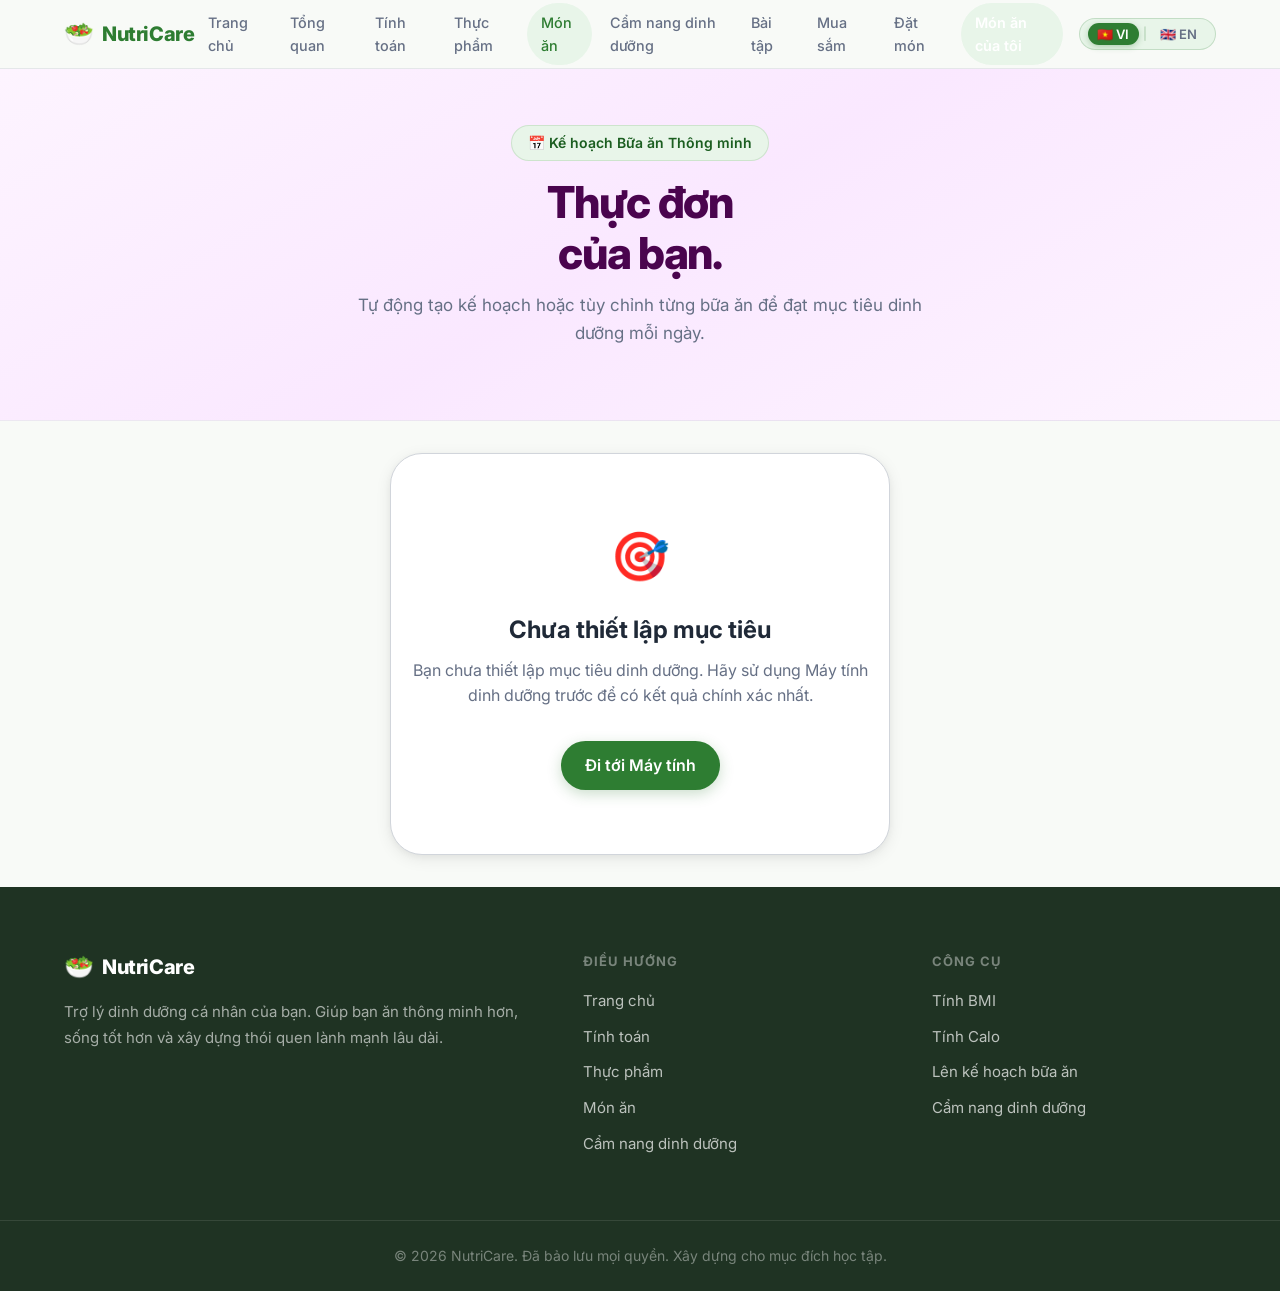
<file: pages/meals.html>
<!DOCTYPE html>
<html lang="vi">
<head>
  <meta charset="UTF-8" />
  <meta name="viewport" content="width=device-width, initial-scale=1.0" />
  <meta name="description" content="NutriCare - Smart Meal Planner" data-i18n="meals.metaDesc" />
  <title data-i18n="meals.metaTitle">NutriCare – Kế hoạch bữa ăn</title>

  <!-- Google Fonts -->
  <link rel="preconnect" href="https://fonts.googleapis.com" />
  <link rel="preconnect" href="https://fonts.gstatic.com" crossorigin />
  <link href="https://fonts.googleapis.com/css2?family=Inter:wght@300;400;500;600;700;800&display=swap" rel="stylesheet" />

  <!-- Stylesheets -->
  <link rel="stylesheet" href="../css/style.css" />
  <link rel="stylesheet" href="../css/responsive.css" />
  <link rel="stylesheet" href="../css/meals.css" />
  <link rel="stylesheet" href="../css/cook.css" />
</head>
<body>

  <!-- ============================================================
       NAVIGATION BAR
  ============================================================ -->
  <header class="navbar" id="navbar">
    <div class="container nav-container">
      <a href="../index.html" class="nav-logo" aria-label="NutriCare Home">
        <span class="nav-logo-icon" aria-hidden="true">🥗</span>
        <span class="nav-logo-text">NutriCare</span>
      </a>

      <nav class="nav-links" id="navLinks" aria-label="Main navigation">
        <a href="../index.html"   class="nav-link"        data-i18n="nav.home"></a>
        <a href="dashboard.html" class="nav-link"        data-i18n="nav.dashboard"></a>
        <a href="calculator.html" class="nav-link"        data-i18n="nav.calculator"></a>
        <a href="foods.html"     class="nav-link"        data-i18n="nav.foods"></a>
        <a href="meals.html"     class="nav-link active" data-i18n="nav.meals"></a>
        <a href="guide.html"     class="nav-link"        data-i18n="nav.guide"></a>
        <a href="exercises.html" class="nav-link"        data-i18n="nav.exercises"></a>
        <a href="grocery.html"     class="nav-link"        data-i18n="nav.grocery"></a>
        <a href="order.html"       class="nav-link"        data-i18n="nav.order"></a>
        <a href="meals.html"     class="nav-link nav-link-cta" data-i18n="nav.myMeals"></a>

        <div class="lang-switcher" role="group" aria-label="Language options" id="langSwitcher">
          <button class="lang-btn lang-btn-vi active" id="btnVI" data-lang="vi" aria-pressed="true" title="Tieng Viet">🇻🇳 VI</button>
          <span class="lang-divider" aria-hidden="true">|</span>
          <button class="lang-btn lang-btn-en" id="btnEN" data-lang="en" aria-pressed="false" title="English">🇬🇧 EN</button>
        </div>
      </nav>

      <button class="hamburger" id="hamburger" aria-label="Toggle navigation menu" aria-expanded="false" aria-controls="navLinks">
        <span class="hamburger-line"></span>
        <span class="hamburger-line"></span>
        <span class="hamburger-line"></span>
      </button>
    </div>
  </header>

  <main>
    <!-- ============================================================
         HERO SECTION
    ============================================================ -->
    <section class="meals-hero">
      <div class="container">
        <span class="meals-hero-badge" data-i18n="meals.heroBadge"></span>
        <h1 class="meals-hero-title" data-i18n="meals.heroTitle"></h1>
        <p class="meals-hero-subtitle" data-i18n="meals.heroSubtitle"></p>

        <div class="hero-actions" id="heroActions" style="display: none;">
          <button class="btn-generate" id="btnGenerate" data-i18n="meals.btnGenerate"></button>
          <button class="btn-reset" id="btnReset" data-i18n="meals.btnReset"></button>
        </div>
      </div>
    </section>

    <!-- ============================================================
         MAIN CONTENT
    ============================================================ -->
    <div class="container">
      
      <!-- No Goal State -->
      <div class="no-goal-panel" id="noGoalPanel">
        <div class="no-goal-icon" aria-hidden="true">🎯</div>
        <h2 class="no-goal-title" data-i18n="meals.noGoalTitle"></h2>
        <p class="no-goal-text" data-i18n="meals.noGoalText"></p>
        <a href="calculator.html" class="btn-generate" style="display: inline-block; text-decoration: none;" data-i18n="meals.btnGoCalc"></a>
      </div>

      <!-- Loaded State -->
      <div class="meals-layout" id="mealsLayout" style="display: none;">
        
        <!-- DAILY SUMMARY -->
        <div class="summary-card">
          <div class="summary-header">
            <h2 class="summary-title" data-i18n="meals.summaryTitle"></h2>
            <button class="btn-update-goal" id="btnUpdateGoal" data-i18n="meals.btnUpdateGoal"></button>
          </div>
          
          <div class="macro-bars">
            <!-- Calories -->
            <div class="macro-bar-item">
              <div class="mb-header">
                <span class="mb-title">Calories</span>
                <span class="mb-vals"><strong id="valCalA">0</strong> / <span id="valCalT">0</span></span>
              </div>
              <div class="mb-track"><div class="mb-fill fill-cal" id="barCal" style="width: 0%"></div></div>
              <div class="mb-vals" style="text-align: left; margin-top: 4px;">
                <span data-i18n="meals.lblRemain"></span>: <strong id="valCalR">0</strong>
              </div>
            </div>
            
            <!-- Protein -->
            <div class="macro-bar-item">
              <div class="mb-header">
                <span class="mb-title" data-i18n="calculator.macroProtein"></span>
                <span class="mb-vals"><strong id="valProA">0</strong> / <span id="valProT">0</span>g</span>
              </div>
              <div class="mb-track"><div class="mb-fill fill-pro" id="barPro" style="width: 0%"></div></div>
              <div class="mb-vals" style="text-align: left; margin-top: 4px;">
                <span data-i18n="meals.lblRemain"></span>: <strong id="valProR">0</strong>g
              </div>
            </div>

            <!-- Carbs -->
            <div class="macro-bar-item">
              <div class="mb-header">
                <span class="mb-title" data-i18n="calculator.macroCarbs"></span>
                <span class="mb-vals"><strong id="valCarbA">0</strong> / <span id="valCarbT">0</span>g</span>
              </div>
              <div class="mb-track"><div class="mb-fill fill-carb" id="barCarb" style="width: 0%"></div></div>
              <div class="mb-vals" style="text-align: left; margin-top: 4px;">
                <span data-i18n="meals.lblRemain"></span>: <strong id="valCarbR">0</strong>g
              </div>
            </div>

            <!-- Fat -->
            <div class="macro-bar-item">
              <div class="mb-header">
                <span class="mb-title" data-i18n="calculator.macroFat"></span>
                <span class="mb-vals"><strong id="valFatA">0</strong> / <span id="valFatT">0</span>g</span>
              </div>
              <div class="mb-track"><div class="mb-fill fill-fat" id="barFat" style="width: 0%"></div></div>
              <div class="mb-vals" style="text-align: left; margin-top: 4px;">
                <span data-i18n="meals.lblRemain"></span>: <strong id="valFatR">0</strong>g
              </div>
            </div>
          </div>

          <!-- SMART RECOMMENDATION BOX -->
          <div class="recommendation-box" id="recBox">
            <div class="rec-icon" id="recIcon">💡</div>
            <div class="rec-content">
              <h4 data-i18n="meals.recTitle"></h4>
              <p id="recText"></p>
            </div>
          </div>
        </div>

        <!-- MEALS LIST -->
        <div class="meal-list">
          
          <!-- BREAKFAST -->
          <div class="meal-card" data-meal="breakfast">
            <div class="meal-header">
              <h3 class="meal-title"><span aria-hidden="true">🌅</span> <span data-i18n="meals.mealBreakfast"></span></h3>
              <div class="meal-totals">
                <span data-i18n="meals.totalMealKcal"></span> <span id="tot-breakfast">0</span> kcal
              </div>
            </div>
            <div class="meal-foods" id="list-breakfast">
              <!-- Rendered via JS -->
            </div>
            <button class="btn-add-food" onclick="openFoodSelector('breakfast')">
              <span aria-hidden="true">+</span> <span data-i18n="meals.btnAddFood"></span>
            </button>
          </div>

          <!-- LUNCH -->
          <div class="meal-card" data-meal="lunch">
            <div class="meal-header">
              <h3 class="meal-title"><span aria-hidden="true">☀️</span> <span data-i18n="meals.mealLunch"></span></h3>
              <div class="meal-totals">
                <span data-i18n="meals.totalMealKcal"></span> <span id="tot-lunch">0</span> kcal
              </div>
            </div>
            <div class="meal-foods" id="list-lunch"></div>
            <button class="btn-add-food" onclick="openFoodSelector('lunch')">
              <span aria-hidden="true">+</span> <span data-i18n="meals.btnAddFood"></span>
            </button>
          </div>

          <!-- DINNER -->
          <div class="meal-card" data-meal="dinner">
            <div class="meal-header">
              <h3 class="meal-title"><span aria-hidden="true">🌙</span> <span data-i18n="meals.mealDinner"></span></h3>
              <div class="meal-totals">
                <span data-i18n="meals.totalMealKcal"></span> <span id="tot-dinner">0</span> kcal
              </div>
            </div>
            <div class="meal-foods" id="list-dinner"></div>
            <button class="btn-add-food" onclick="openFoodSelector('dinner')">
              <span aria-hidden="true">+</span> <span data-i18n="meals.btnAddFood"></span>
            </button>
          </div>

          <!-- SNACK -->
          <div class="meal-card" data-meal="snack">
            <div class="meal-header">
              <h3 class="meal-title"><span aria-hidden="true">🍎</span> <span data-i18n="meals.mealSnack"></span></h3>
              <div class="meal-totals">
                <span data-i18n="meals.totalMealKcal"></span> <span id="tot-snack">0</span> kcal
              </div>
            </div>
            <div class="meal-foods" id="list-snack"></div>
            <button class="btn-add-food" onclick="openFoodSelector('snack')">
              <span aria-hidden="true">+</span> <span data-i18n="meals.btnAddFood"></span>
            </button>
          </div>

        </div> <!-- /.meal-list -->
      </div> <!-- /.meals-layout -->
    </div>
  </main>

  <!-- ============================================================
       FOOD SELECTION MODAL
  ============================================================ -->
  <div class="meal-modal-overlay" id="foodModal">
    <div class="meal-modal" role="dialog" aria-modal="true" aria-labelledby="mmTitle">
      <div class="mm-header">
        <h2 class="mm-title" id="mmTitle" data-i18n="meals.modalTitle"></h2>
        <button class="mm-close" id="btnModalClose">&times;</button>
      </div>
      <div class="mm-body">
        
        <div class="mm-search-bar">
          <input type="text" id="mmSearch" data-i18n-ph="meals.modalSearchPh" />
          <select id="mmCategory">
            <option value="all" data-i18n="foods.filterCat"></option>
            <option value="Grains" data-i18n="foods.catGrains"></option>
            <option value="Protein" data-i18n="foods.catProtein"></option>
            <option value="Dairy" data-i18n="foods.catDairy"></option>
            <option value="Fruits" data-i18n="foods.catFruits"></option>
            <option value="Vegetables" data-i18n="foods.catVegetables"></option>
            <option value="Nuts & Seeds" data-i18n="foods.catNutsSeeds"></option>
            <option value="Legumes" data-i18n="foods.catLegumes"></option>
          </select>
        </div>

        <div class="mm-food-list" id="mmFoodList">
          <!-- Rendered via JS -->
        </div>

        <div class="mm-gram-entry">
          <label for="mmGrams" data-i18n="meals.modalGrams"></label>
          <input type="number" id="mmGrams" min="1" max="1000" value="100" />
          <div class="mm-calc-preview" id="mmPreview">
            <!-- e.g. 150 kcal | 10g Pro | 5g Carb | 2g Fat -->
          </div>
        </div>

      </div>
      <div class="mm-footer">
        <button class="btn-mm-cancel" id="btnModalCancel">Hủy</button>
        <button class="btn-mm-save" id="btnModalSave" data-i18n="meals.btnSaveFood" disabled></button>
      </div>
    </div>
  </div>

  <!-- ============================================================
       FOOTER
  ============================================================ -->
  <footer class="footer">
    <div class="container footer-container">
      <div class="footer-brand">
        <a href="../index.html" class="nav-logo footer-logo" aria-label="NutriCare Home">
          <span class="nav-logo-icon" aria-hidden="true">🥗</span>
          <span class="nav-logo-text">NutriCare</span>
        </a>
        <p class="footer-desc" data-i18n="footer.desc"></p>
      </div>
      <nav class="footer-nav" aria-label="Footer navigation">
        <h4 class="footer-nav-title" data-i18n="footer.navTitle"></h4>
        <ul class="footer-nav-list">
          <li><a href="../index.html"   class="footer-link" data-i18n="footer.linkHome"></a></li>
          <li><a href="calculator.html" class="footer-link" data-i18n="footer.linkCalculator"></a></li>
          <li><a href="foods.html"      class="footer-link" data-i18n="footer.linkFoods"></a></li>
          <li><a href="meals.html"      class="footer-link" data-i18n="footer.linkMeals"></a></li>
          <li><a href="guide.html"      class="footer-link" data-i18n="footer.linkGuide"></a></li>
        </ul>
      </nav>
      <div class="footer-tools">
        <h4 class="footer-nav-title" data-i18n="footer.toolsTitle"></h4>
        <ul class="footer-nav-list">
          <li><a href="calculator.html" class="footer-link" data-i18n="footer.linkBmi"></a></li>
          <li><a href="calculator.html" class="footer-link" data-i18n="footer.linkCalorie"></a></li>
          <li><a href="meals.html"      class="footer-link" data-i18n="footer.linkPlanner"></a></li>
          <li><a href="guide.html"      class="footer-link" data-i18n="footer.linkGuide"></a></li>
        </ul>
      </div>
    </div>
    <div class="footer-bottom">
      <div class="container">
        <p class="footer-copy" data-i18n="footer.copy"></p>
      </div>
    </div>
  </footer>

  <!-- Scripts -->
  <script src="../data/translations.js"></script>
  <script src="../js/main.js"></script>
  <script src="../data/foods.js"></script>
  <script src="../data/recipes.js"></script>
  <script src="../js/meals.js"></script>
  <script src="../js/cook.js"></script>
</body>
</html>
</file>
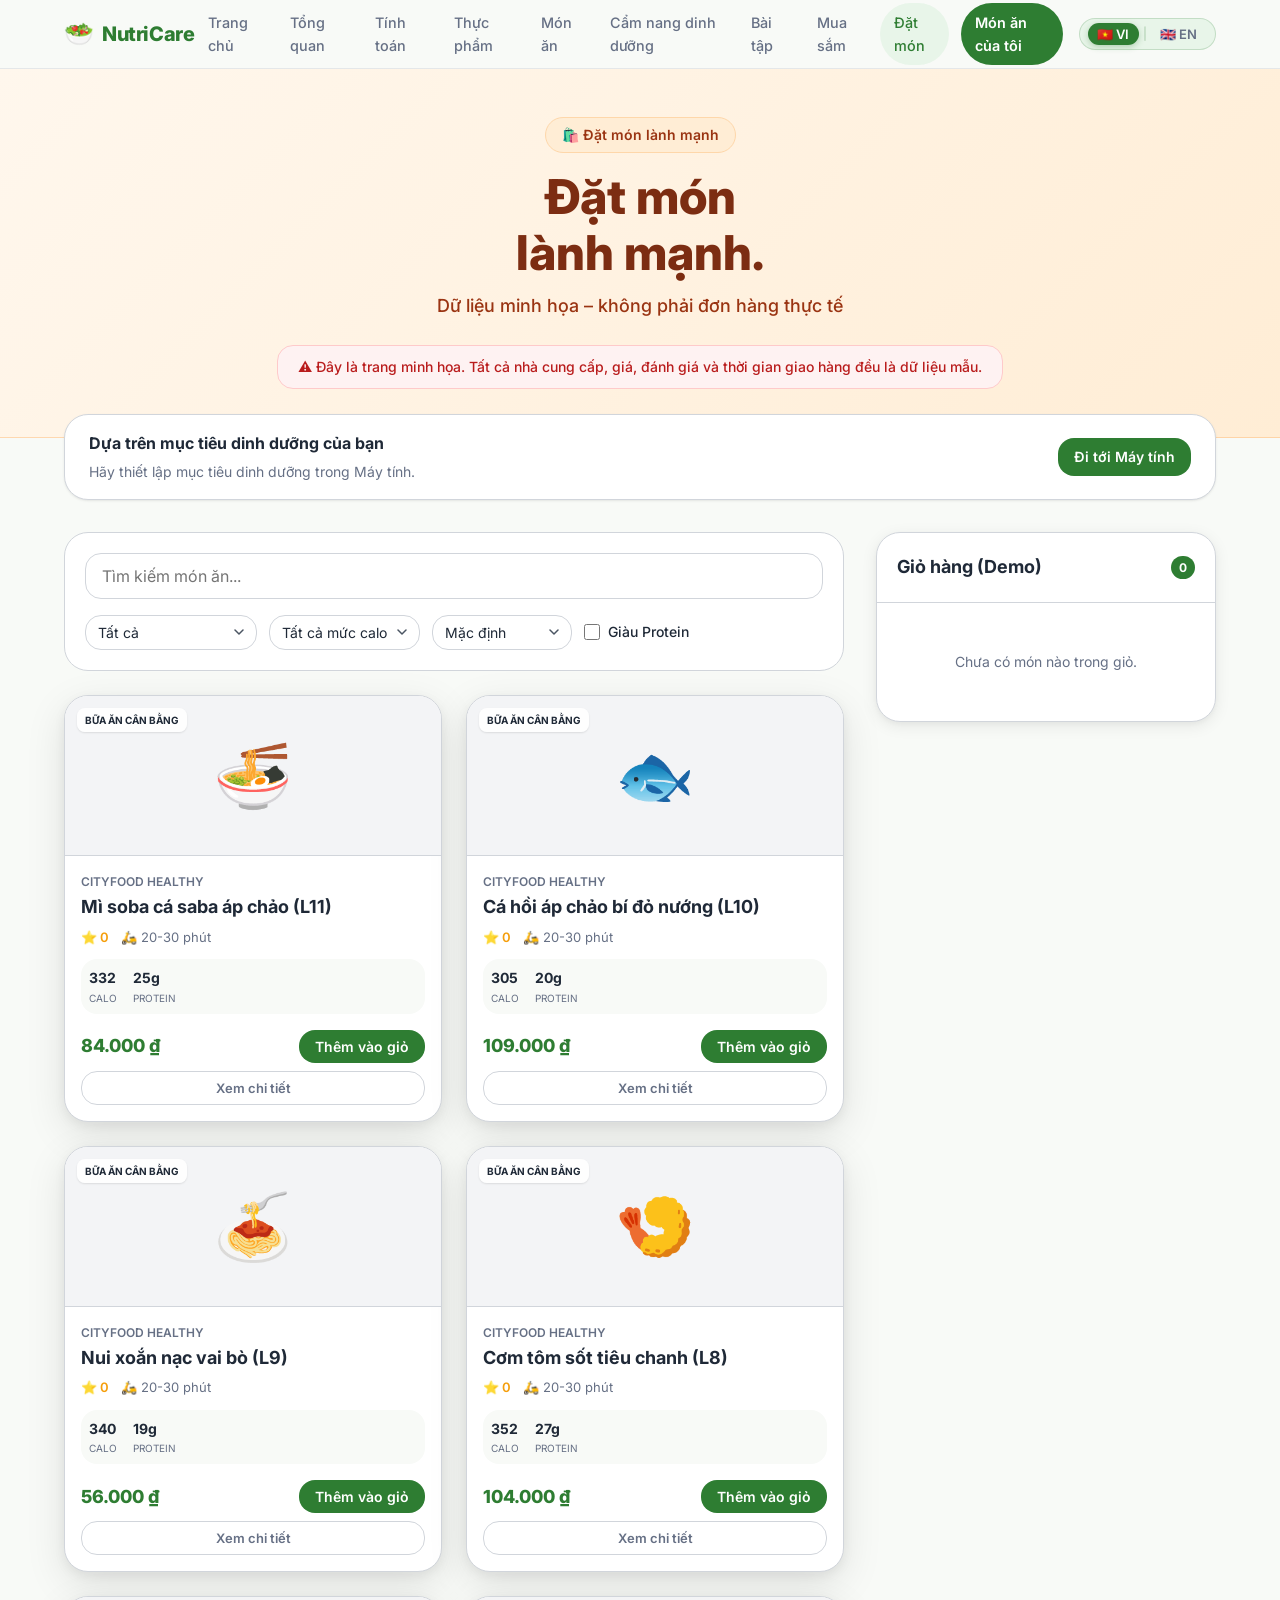
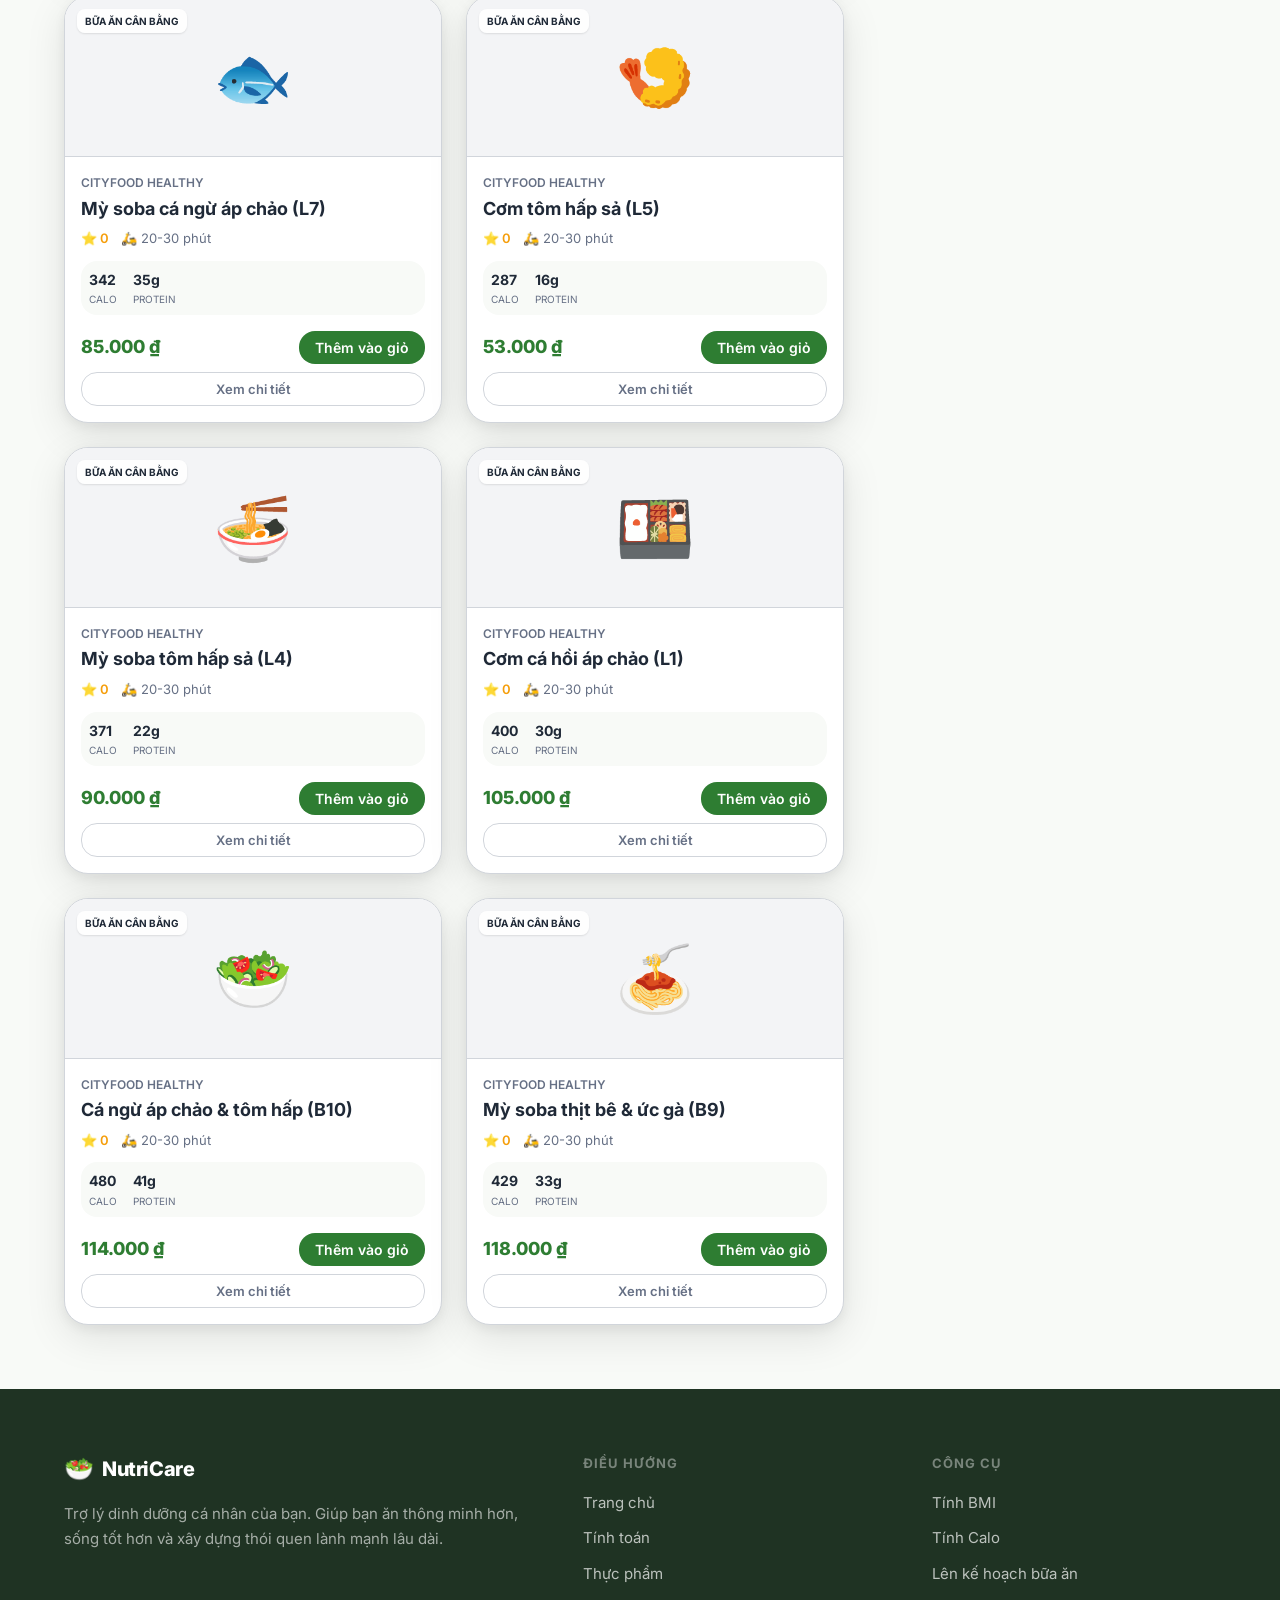
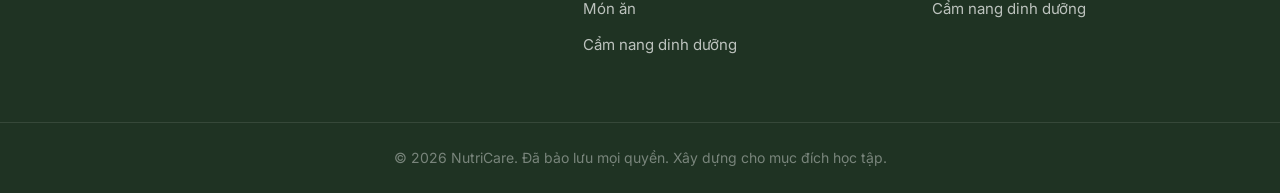
<file: pages/order.html>
<!DOCTYPE html>
<html lang="vi">
<head>
  <meta charset="UTF-8" />
  <meta name="viewport" content="width=device-width, initial-scale=1.0" />
  <meta name="description" content="NutriCare – Dat mon lanh manh." data-i18n="order.metaDesc" />
  <title data-i18n="order.metaTitle">NutriCare – Đặt món lành mạnh</title>

  <!-- Google Fonts -->
  <link rel="preconnect" href="https://fonts.googleapis.com" />
  <link rel="preconnect" href="https://fonts.gstatic.com" crossorigin />
  <link href="https://fonts.googleapis.com/css2?family=Inter:wght@300;400;500;600;700;800&display=swap" rel="stylesheet" />

  <!-- Stylesheets -->
  <link rel="stylesheet" href="../css/style.css" />
  <link rel="stylesheet" href="../css/responsive.css" />
  <link rel="stylesheet" href="../css/order.css" />
</head>
<body>

  <!-- ============================================================
       NAVIGATION BAR
  ============================================================ -->
  <header class="navbar" id="navbar">
    <div class="container nav-container">
      <a href="../index.html" class="nav-logo" aria-label="NutriCare Home">
        <span class="nav-logo-icon" aria-hidden="true">🥗</span>
        <span class="nav-logo-text">NutriCare</span>
      </a>

      <nav class="nav-links" id="navLinks" aria-label="Main navigation">
        <a href="../index.html"   class="nav-link"        data-i18n="nav.home"></a>
        <a href="dashboard.html" class="nav-link"        data-i18n="nav.dashboard"></a>
        <a href="calculator.html" class="nav-link"        data-i18n="nav.calculator"></a>
        <a href="foods.html"     class="nav-link"        data-i18n="nav.foods"></a>
        <a href="meals.html"     class="nav-link"        data-i18n="nav.meals"></a>
        <a href="guide.html"     class="nav-link"        data-i18n="nav.guide"></a>
        <a href="exercises.html" class="nav-link"        data-i18n="nav.exercises"></a>
        <a href="grocery.html"   class="nav-link"        data-i18n="nav.grocery"></a>
        <a href="order.html"     class="nav-link active" data-i18n="nav.order"></a>
        <a href="meals.html"     class="nav-link nav-link-cta" data-i18n="nav.myMeals"></a>

        <div class="lang-switcher" role="group" aria-label="Language options" id="langSwitcher">
          <button class="lang-btn lang-btn-vi active" id="btnVI" data-lang="vi" aria-pressed="true" title="Tieng Viet">🇻🇳 VI</button>
          <span class="lang-divider" aria-hidden="true">|</span>
          <button class="lang-btn lang-btn-en" id="btnEN" data-lang="en" aria-pressed="false" title="English">🇬🇧 EN</button>
        </div>
      </nav>

      <button class="hamburger" id="hamburger" aria-label="Toggle navigation menu" aria-expanded="false" aria-controls="navLinks">
        <span class="hamburger-line"></span>
        <span class="hamburger-line"></span>
        <span class="hamburger-line"></span>
      </button>
    </div>
  </header>

  <main>
    <!-- ============================================================
         HERO
    ============================================================ -->
    <section class="order-hero">
      <div class="container">
        <span class="order-hero-badge" data-i18n="order.heroBadge"></span>
        <h1 class="order-hero-title" data-i18n="order.heroTitle"></h1>
        <p class="order-hero-subtitle" data-i18n="order.heroSubtitle"></p>
        <div class="demo-disclaimer" data-i18n="order.demoDisclaimer"></div>
      </div>
    </section>

    <div class="container">
      <!-- ============================================================
           GOAL SUGGESTION STRIP
      ============================================================ -->
      <div class="order-goal-strip" id="orderGoalStrip" style="display: none;">
        <div class="order-goal-info">
          <h3 data-i18n="order.goalTitle"></h3>
          <p id="orderGoalDesc"></p>
        </div>
        <div class="order-goal-stats" id="orderGoalStats"></div>
      </div>

      <!-- ============================================================
           MAIN LAYOUT
      ============================================================ -->
      <div class="order-layout">

        <!-- LEFT: MEAL GRID & FILTERS -->
        <div class="order-main">

          <!-- TOOLBAR -->
          <div class="order-toolbar">
            <input type="text" id="orderSearch" class="order-search" data-i18n-ph="order.searchPh" />

            <div class="order-filters-row">
              <!-- Category -->
              <select id="filterCat" class="order-select">
                <option value="all" data-i18n="order.filterAll"></option>
                <option value="balanced" data-i18n="order.catBalanced"></option>
                <option value="high-protein" data-i18n="order.catHighProtein"></option>
                <option value="low-calorie" data-i18n="order.catLowCal"></option>
                <option value="salad" data-i18n="order.catSalad"></option>
                <option value="drink" data-i18n="order.catDrink"></option>
              </select>

              <!-- Calories -->
              <select id="filterCal" class="order-select">
                <option value="all" data-i18n="order.filterCalAll"></option>
                <option value="low" data-i18n="order.filterCalLow"></option>
                <option value="mid" data-i18n="order.filterCalMid"></option>
                <option value="high" data-i18n="order.filterCalHigh"></option>
              </select>

              <!-- Sort -->
              <select id="sortList" class="order-select">
                <option value="default" data-i18n="order.sortDefault"></option>
                <option value="price-asc" data-i18n="order.sortPriceLow"></option>
                <option value="price-desc" data-i18n="order.sortPriceHigh"></option>
                <option value="cal-asc" data-i18n="order.sortCalLow"></option>
                <option value="cal-desc" data-i18n="order.sortCalHigh"></option>
              </select>

              <!-- Toggles -->
              <label class="order-toggle-label">
                <input type="checkbox" id="toggleHighPro" class="order-toggle-input" />
                <span data-i18n="order.filterHighPro"></span>
              </label>
            </div>
          </div>

          <!-- GRID -->
          <div class="order-grid" id="orderGrid"></div>

        </div><!-- /.order-main -->

        <!-- RIGHT: CART PANEL -->
        <div class="order-cart" id="orderCart">
          <div class="cart-header">
            <span class="cart-title" data-i18n="order.cartTitle"></span>
            <button class="btn-cart-close" id="btnCartClose" aria-label="Close cart">&times;</button>
            <span class="cart-count" id="cartCountHeader">0</span>
          </div>

          <div class="cart-body" id="cartBody">
            <div class="cart-empty" id="cartEmpty" data-i18n="order.cartEmpty"></div>
            <div id="cartItemsList"></div>
          </div>

          <div class="cart-footer">
            <div class="cart-summary-row">
              <span data-i18n="order.labelSubtotal"></span>
              <span id="cartSubtotal">0 ₫</span>
            </div>
            <div class="cart-summary-row">
              <span data-i18n="order.labelDeliveryFee"></span>
              <span id="cartDelivery">0 ₫</span>
            </div>
            <div class="cart-summary-total">
              <span data-i18n="order.labelTotal"></span>
              <span id="cartTotal">0 ₫</span>
            </div>
            <button class="btn-checkout" id="btnCheckout" disabled data-i18n="order.btnCheckout"></button>
          </div>
        </div>

      </div><!-- /.order-layout -->
    </div>
  </main>

  <!-- Mobile Cart FAB -->
  <div class="mobile-cart-fab" id="mobileCartFab" aria-label="Open cart">
    🛒 <div class="badge" id="cartFabBadge">0</div>
  </div>

  <!-- ============================================================
       MODALS
  ============================================================ -->

  <!-- 1. Detail Modal -->
  <div class="order-modal-overlay" id="detailModalOverlay">
    <div class="order-modal" id="detailModal">
      <div class="order-modal-img" id="detailImg"></div>
      <div class="order-modal-body">
        <div class="order-modal-header">
          <div class="order-modal-prov" id="detailProv"></div>
          <h2 class="order-modal-title" id="detailTitle"></h2>
          <div class="meal-card-meta" style="margin-top:0.5rem; margin-bottom:0;">
            <span id="detailRating"></span>
            <span id="detailDelivery"></span>
          </div>
        </div>
        <p class="order-modal-desc" id="detailDesc"></p>

        <div class="order-modal-nutr">
          <div class="meal-card-nutr-item">
            <span class="meal-card-nutr-val" id="detailCal"></span>
            <span class="meal-card-nutr-lbl" data-i18n="order.labelCal"></span>
          </div>
          <div class="meal-card-nutr-item">
            <span class="meal-card-nutr-val" id="detailPro"></span>
            <span class="meal-card-nutr-lbl" data-i18n="order.labelProtein"></span>
          </div>
          <div class="meal-card-nutr-item">
            <span class="meal-card-nutr-val" id="detailCarb"></span>
            <span class="meal-card-nutr-lbl" data-i18n="order.labelCarbs"></span>
          </div>
          <div class="meal-card-nutr-item">
            <span class="meal-card-nutr-val" id="detailFat"></span>
            <span class="meal-card-nutr-lbl" data-i18n="order.labelFat"></span>
          </div>
        </div>

        <div class="order-modal-meta" id="detailTags"></div>

        <div class="order-modal-footer">
          <button class="btn-modal-close" id="btnDetailClose" data-i18n="order.btnClose"></button>
          <button class="btn-modal-add" id="btnDetailAdd">
            <span data-i18n="order.btnAddOrder"></span>
            <span id="detailPrice"></span>
          </button>
        </div>
      </div>
    </div>
  </div>

  <!-- 2. Checkout Success Demo Modal -->
  <div class="order-modal-overlay" id="checkoutModalOverlay">
    <div class="order-modal" id="checkoutModal">
      <div class="checkout-modal-content">
        <div class="checkout-icon">🛍️</div>
        <h2 class="checkout-title" data-i18n="order.checkoutTitle"></h2>
        <p class="checkout-desc" data-i18n="order.checkoutDisclaimer"></p>

        <div style="text-align:left; margin-bottom:1.5rem; background:var(--color-bg); padding:1rem; border-radius:var(--radius-md);">
          <strong data-i18n="order.checkoutSummary" style="display:block; margin-bottom:0.5rem;"></strong>
          <div id="checkoutItemsList" style="margin-bottom:0.75rem; border-bottom:1px dashed var(--color-border); padding-bottom:0.75rem;"></div>
          <div style="display:flex; justify-content:space-between; font-weight:800; font-size:1.125rem;">
            <span data-i18n="order.labelTotal"></span>
            <span id="checkoutTotalVal"></span>
          </div>
        </div>

        <button class="btn-checkout" id="btnCheckoutClose" data-i18n="order.btnNewOrder"></button>
      </div>
    </div>
  </div>

  <!-- ============================================================
       FOOTER
  ============================================================ -->
  <footer class="footer">
    <div class="container footer-container">
      <div class="footer-brand">
        <a href="../index.html" class="nav-logo footer-logo" aria-label="NutriCare Home">
          <span class="nav-logo-icon" aria-hidden="true">🥗</span>
          <span class="nav-logo-text">NutriCare</span>
        </a>
        <p class="footer-desc" data-i18n="footer.desc"></p>
      </div>
      <nav class="footer-nav" aria-label="Footer navigation">
        <h4 class="footer-nav-title" data-i18n="footer.navTitle"></h4>
        <ul class="footer-nav-list">
          <li><a href="../index.html"   class="footer-link" data-i18n="footer.linkHome"></a></li>
          <li><a href="calculator.html" class="footer-link" data-i18n="footer.linkCalculator"></a></li>
          <li><a href="foods.html"      class="footer-link" data-i18n="footer.linkFoods"></a></li>
          <li><a href="meals.html"      class="footer-link" data-i18n="footer.linkMeals"></a></li>
          <li><a href="guide.html"      class="footer-link" data-i18n="footer.linkGuide"></a></li>
        </ul>
      </nav>
      <div class="footer-tools">
        <h4 class="footer-nav-title" data-i18n="footer.toolsTitle"></h4>
        <ul class="footer-nav-list">
          <li><a href="calculator.html" class="footer-link" data-i18n="footer.linkBmi"></a></li>
          <li><a href="calculator.html" class="footer-link" data-i18n="footer.linkCalorie"></a></li>
          <li><a href="meals.html"      class="footer-link" data-i18n="footer.linkPlanner"></a></li>
          <li><a href="guide.html"      class="footer-link" data-i18n="footer.linkGuide"></a></li>
        </ul>
      </div>
    </div>
    <div class="footer-bottom">
      <div class="container">
        <p class="footer-copy" data-i18n="footer.copy"></p>
      </div>
    </div>
  </footer>

  <!-- Scripts -->
  <script src="../data/translations.js"></script>
  <script src="../js/main.js"></script>
  <script src="../data/order.js"></script>
  <script src="../js/order.js"></script>
</body>
</html>
</file>
<file: css/style.css>
/* ============================================================
   NutriCare – style.css
   Main stylesheet for the Home Page
   Author: NutriCare Project
   ============================================================ */

/* ------------------------------------------------------------
   1. CSS RESET & BASE
------------------------------------------------------------ */
*, *::before, *::after {
  box-sizing: border-box;
  margin: 0;
  padding: 0;
}

html {
  scroll-behavior: smooth;
  font-size: 16px;
}

body {
  font-family: 'Inter', system-ui, -apple-system, sans-serif;
  background-color: #F8FAF7;
  color: #1F2937;
  line-height: 1.6;
  -webkit-font-smoothing: antialiased;
}

img {
  max-width: 100%;
  display: block;
}

a {
  text-decoration: none;
  color: inherit;
}

ul {
  list-style: none;
}

/* ------------------------------------------------------------
   2. CSS CUSTOM PROPERTIES (Design Tokens)
------------------------------------------------------------ */
:root {
  /* Colors */
  --color-primary:      #2E7D32;
  --color-primary-dark: #1B5E20;
  --color-primary-light:#E8F5E9;
  --color-dark-green:   #1F3323;
  --color-bg:           #F8FAF7;
  --color-white:        #FFFFFF;
  --color-text:         #1F2937;
  --color-text-secondary: #667085;
  --color-border:       #D1D5DB;
  --color-card-bg:      #FFFFFF;

  /* Accent colors for benefit cards */
  --color-blue:         #1D4ED8;
  --color-blue-light:   #EFF6FF;
  --color-orange:       #C2410C;
  --color-orange-light: #FFF7ED;
  --color-teal:         #0F766E;
  --color-teal-light:   #F0FDFA;

  /* Spacing */
  --space-xs:  0.5rem;
  --space-sm:  1rem;
  --space-md:  1.5rem;
  --space-lg:  2.5rem;
  --space-xl:  4rem;
  --space-2xl: 6rem;

  /* Border Radius */
  --radius-sm:  0.5rem;
  --radius-md:  1rem;
  --radius-lg:  1.5rem;
  --radius-xl:  2rem;
  --radius-full: 9999px;

  /* Shadows */
  --shadow-sm:  0 1px 3px rgba(0,0,0,0.06), 0 1px 2px rgba(0,0,0,0.04);
  --shadow-md:  0 4px 16px rgba(0,0,0,0.08), 0 2px 6px rgba(0,0,0,0.04);
  --shadow-lg:  0 12px 40px rgba(0,0,0,0.10), 0 4px 12px rgba(0,0,0,0.06);
  --shadow-green: 0 8px 32px rgba(46,125,50,0.18);

  /* Transitions */
  --transition-fast:   0.15s ease;
  --transition-normal: 0.25s ease;
  --transition-slow:   0.40s ease;
}

/* ------------------------------------------------------------
   3. LAYOUT UTILITIES
------------------------------------------------------------ */
.container {
  width: 100%;
  max-width: 1200px;
  margin: 0 auto;
  padding: 0 var(--space-md);
}

.section-header {
  text-align: center;
  margin-bottom: var(--space-xl);
}

.section-title {
  font-size: clamp(1.75rem, 3vw, 2.5rem);
  font-weight: 700;
  color: var(--color-text);
  margin-bottom: 0.75rem;
  letter-spacing: -0.02em;
}

.section-subtitle {
  font-size: 1.0625rem;
  color: var(--color-text-secondary);
  max-width: 600px;
  margin: 0 auto;
  line-height: 1.7;
}

/* ------------------------------------------------------------
   4. BUTTONS
------------------------------------------------------------ */
.btn {
  display: inline-flex;
  align-items: center;
  gap: 0.5rem;
  padding: 0.8125rem 1.75rem;
  border-radius: var(--radius-full);
  font-family: inherit;
  font-size: 0.9375rem;
  font-weight: 600;
  cursor: pointer;
  border: none;
  transition: all var(--transition-normal);
  text-decoration: none;
  white-space: nowrap;
}

.btn-primary {
  background: var(--color-primary);
  color: var(--color-white);
  box-shadow: 0 4px 14px rgba(46, 125, 50, 0.35);
}

.btn-primary:hover {
  background: var(--color-primary-dark);
  box-shadow: 0 6px 20px rgba(46, 125, 50, 0.45);
  transform: translateY(-2px);
}

.btn-secondary {
  background: var(--color-white);
  color: var(--color-primary);
  border: 2px solid var(--color-primary);
}

.btn-secondary:hover {
  background: var(--color-primary-light);
  transform: translateY(-2px);
}

.btn-large {
  padding: 1rem 2.5rem;
  font-size: 1.0625rem;
}

.btn-arrow {
  transition: transform var(--transition-normal);
}

.btn-primary:hover .btn-arrow {
  transform: translateX(4px);
}

.btn-cook {
  background: var(--color-primary);
  color: var(--color-white);
  box-shadow: var(--shadow-green);
}

.btn-cook:hover {
  background: var(--color-primary-dark);
  transform: translateY(-2px);
}

.btn-order {
  background: transparent;
  color: var(--color-primary-dark);
  border: 2px solid var(--color-primary);
  display: inline-flex;
  align-items: center;
  gap: 0.5rem;
}

.btn-order:hover {
  background: var(--color-primary-light);
  transform: translateY(-2px);
}

.coming-soon-tag {
  font-size: 0.6875rem;
  font-weight: 600;
  background: #FEF3C7;
  color: #92400E;
  padding: 0.15rem 0.5rem;
  border-radius: var(--radius-full);
}

/* ------------------------------------------------------------
   5. NAVIGATION BAR
------------------------------------------------------------ */
.navbar {
  position: sticky;
  top: 0;
  z-index: 1000;
  background: rgba(248, 250, 247, 0.92);
  backdrop-filter: blur(12px);
  -webkit-backdrop-filter: blur(12px);
  border-bottom: 1px solid rgba(209, 213, 219, 0.5);
  transition: box-shadow var(--transition-normal);
}

.navbar.scrolled {
  box-shadow: var(--shadow-md);
}

.nav-container {
  display: flex;
  align-items: center;
  justify-content: space-between;
  height: 68px;
}

/* Logo */
.nav-logo {
  display: flex;
  align-items: center;
  gap: 0.5rem;
  text-decoration: none;
  flex-shrink: 0;
}

.nav-logo-icon {
  font-size: 1.5rem;
  line-height: 1;
}

.nav-logo-text {
  font-size: 1.25rem;
  font-weight: 800;
  color: var(--color-primary);
  letter-spacing: -0.02em;
}

/* Nav Links */
.nav-links {
  display: flex;
  align-items: center;
  gap: 0.25rem;
}

.nav-link {
  padding: 0.5rem 0.875rem;
  border-radius: var(--radius-full);
  font-size: 0.9rem;
  font-weight: 500;
  color: var(--color-text-secondary);
  transition: all var(--transition-fast);
}

.nav-link:hover,
.nav-link.active {
  color: var(--color-primary);
  background: var(--color-primary-light);
}

.nav-link-cta {
  background: var(--color-primary);
  color: var(--color-white) !important;
  font-weight: 600;
  margin-left: 0.5rem;
}

.nav-link-cta:hover {
  background: var(--color-primary-dark) !important;
  color: var(--color-white) !important;
}

/* Hamburger */
.hamburger {
  display: none;
  flex-direction: column;
  justify-content: center;
  gap: 5px;
  width: 40px;
  height: 40px;
  background: transparent;
  border: none;
  cursor: pointer;
  padding: 6px;
  border-radius: var(--radius-sm);
  transition: background var(--transition-fast);
}

.hamburger:hover {
  background: var(--color-primary-light);
}

.hamburger-line {
  display: block;
  width: 100%;
  height: 2px;
  background: var(--color-text);
  border-radius: 2px;
  transition: all var(--transition-normal);
  transform-origin: center;
}

/* Hamburger open state */
.hamburger.open .hamburger-line:nth-child(1) {
  transform: translateY(7px) rotate(45deg);
}

.hamburger.open .hamburger-line:nth-child(2) {
  opacity: 0;
  transform: scaleX(0);
}

.hamburger.open .hamburger-line:nth-child(3) {
  transform: translateY(-7px) rotate(-45deg);
}

/* ------------------------------------------------------------
   6. HERO SECTION
------------------------------------------------------------ */
.hero {
  padding: var(--space-2xl) 0;
  background: linear-gradient(150deg, #F8FAF7 0%, #EDF7EE 50%, #F8FAF7 100%);
  overflow: hidden;
  position: relative;
}

.hero::before {
  content: '';
  position: absolute;
  top: -100px;
  right: -100px;
  width: 500px;
  height: 500px;
  background: radial-gradient(circle, rgba(46,125,50,0.06) 0%, transparent 70%);
  pointer-events: none;
}

.hero-container {
  display: grid;
  grid-template-columns: 1fr 1fr;
  align-items: center;
  gap: var(--space-xl);
}

/* Hero Text */
.hero-content {
  max-width: 540px;
}

.hero-badge {
  display: inline-flex;
  align-items: center;
  gap: 0.375rem;
  padding: 0.375rem 1rem;
  background: var(--color-primary-light);
  color: var(--color-primary);
  border-radius: var(--radius-full);
  font-size: 0.875rem;
  font-weight: 600;
  margin-bottom: var(--space-md);
  border: 1px solid rgba(46,125,50,0.15);
}

.hero-title {
  font-size: clamp(2.5rem, 5vw, 3.75rem);
  font-weight: 800;
  line-height: 1.1;
  letter-spacing: -0.03em;
  color: var(--color-dark-green);
  margin-bottom: var(--space-md);
}

.hero-subtitle {
  font-size: 1.125rem;
  color: var(--color-text-secondary);
  line-height: 1.7;
  margin-bottom: var(--space-lg);
}

.hero-actions {
  display: flex;
  align-items: center;
  gap: var(--space-sm);
  flex-wrap: wrap;
  margin-bottom: var(--space-md);
}

.hero-trust {
  display: flex;
  align-items: center;
  gap: var(--space-md);
  flex-wrap: wrap;
}

.hero-trust-item {
  font-size: 0.875rem;
  color: var(--color-text-secondary);
  font-weight: 500;
}

/* Hero Visual */
.hero-visual {
  position: relative;
  display: flex;
  justify-content: center;
  align-items: center;
}

.hero-card {
  background: var(--color-white);
  border-radius: var(--radius-xl);
  padding: var(--space-lg);
  box-shadow: var(--shadow-lg);
  width: 100%;
  max-width: 360px;
  border: 1px solid rgba(209, 213, 219, 0.4);
  position: relative;
  z-index: 1;
  animation: float 4s ease-in-out infinite;
}

@keyframes float {
  0%, 100% { transform: translateY(0px); }
  50%       { transform: translateY(-10px); }
}

.hero-card-header {
  display: flex;
  align-items: center;
  gap: 0.75rem;
  margin-bottom: var(--space-md);
}

.hero-card-emoji {
  font-size: 2rem;
}

.hero-card-label {
  font-size: 0.9375rem;
  font-weight: 700;
  color: var(--color-text);
}

.hero-card-date {
  font-size: 0.8125rem;
  color: var(--color-text-secondary);
}

.hero-card-badge {
  margin-left: auto;
  padding: 0.25rem 0.75rem;
  background: #DCFCE7;
  color: #166534;
  border-radius: var(--radius-full);
  font-size: 0.75rem;
  font-weight: 600;
}

/* Calorie Ring */
.hero-card-calories {
  display: flex;
  align-items: center;
  gap: var(--space-sm);
  padding: var(--space-sm) 0;
  margin-bottom: var(--space-sm);
}

.calorie-ring {
  position: relative;
  flex-shrink: 0;
}

.calorie-ring-text {
  position: absolute;
  inset: 0;
  display: flex;
  flex-direction: column;
  align-items: center;
  justify-content: center;
  line-height: 1;
}

.calorie-number {
  font-size: 0.875rem;
  font-weight: 700;
  color: var(--color-text);
}

.calorie-unit {
  font-size: 0.625rem;
  color: var(--color-text-secondary);
}

.calorie-title {
  font-size: 0.875rem;
  font-weight: 600;
  color: var(--color-text);
  margin-bottom: 0.25rem;
}

.calorie-goal {
  font-size: 0.8125rem;
  color: var(--color-text-secondary);
}

.calorie-remaining {
  font-size: 0.8125rem;
  color: var(--color-primary);
  font-weight: 600;
}

/* Macro Bars */
.hero-card-macros {
  display: flex;
  flex-direction: column;
  gap: 0.5rem;
  margin-bottom: var(--space-sm);
}

.macro-item {
  display: flex;
  flex-direction: column;
  gap: 0.25rem;
}

.macro-bar-wrap {
  width: 100%;
  height: 6px;
  background: #F3F4F6;
  border-radius: var(--radius-full);
  overflow: hidden;
}

.macro-bar {
  height: 100%;
  border-radius: var(--radius-full);
  transition: width var(--transition-slow);
}

.macro-protein { background: var(--color-primary); }
.macro-carbs   { background: #F59E0B; }
.macro-fat     { background: #EF4444; }

.macro-labels {
  display: flex;
  justify-content: space-between;
  align-items: center;
}

.macro-name {
  font-size: 0.75rem;
  color: var(--color-text-secondary);
}

.macro-value {
  font-size: 0.75rem;
  font-weight: 600;
  color: var(--color-text);
}

/* Water Row */
.hero-card-water {
  display: flex;
  align-items: center;
  gap: 0.5rem;
  padding-top: var(--space-sm);
  border-top: 1px solid #F3F4F6;
}

.water-icon { font-size: 1rem; }

.water-label {
  font-size: 0.8125rem;
  color: var(--color-text-secondary);
  font-weight: 500;
}

.water-dots {
  display: flex;
  gap: 4px;
  margin-left: auto;
}

.water-dot {
  width: 10px;
  height: 10px;
  border-radius: 50%;
  background: #E5E7EB;
  transition: background var(--transition-fast);
}

.water-dot.filled {
  background: #38BDF8;
}

.water-count {
  font-size: 0.75rem;
  font-weight: 600;
  color: #0369A1;
}

/* Floating Badges */
.float-badge {
  position: absolute;
  background: var(--color-white);
  border-radius: var(--radius-md);
  padding: 0.5rem 0.875rem;
  font-size: 0.8125rem;
  font-weight: 600;
  color: var(--color-text);
  box-shadow: var(--shadow-md);
  display: flex;
  align-items: center;
  gap: 0.375rem;
  white-space: nowrap;
  border: 1px solid rgba(209,213,219,0.4);
}

.float-badge-top {
  top: -16px;
  right: -20px;
  animation: float 4s ease-in-out infinite 0.5s;
}

.float-badge-bottom {
  bottom: -16px;
  left: -20px;
  animation: float 4s ease-in-out infinite 1s;
}

/* ------------------------------------------------------------
   7. BENEFITS / QUICK STATS SECTION
------------------------------------------------------------ */
.benefits {
  padding: var(--space-2xl) 0;
  background: var(--color-white);
}

.benefits-grid {
  display: grid;
  grid-template-columns: repeat(4, 1fr);
  gap: var(--space-md);
}

.benefit-card {
  background: var(--color-bg);
  border-radius: var(--radius-lg);
  padding: var(--space-lg);
  border: 1px solid rgba(209, 213, 219, 0.5);
  transition: all var(--transition-normal);
  cursor: default;
}

.benefit-card:hover {
  transform: translateY(-6px);
  box-shadow: var(--shadow-lg);
  border-color: var(--color-primary-light);
}

.benefit-icon {
  width: 56px;
  height: 56px;
  border-radius: var(--radius-md);
  display: flex;
  align-items: center;
  justify-content: center;
  font-size: 1.625rem;
  margin-bottom: var(--space-sm);
}

.benefit-icon-green  { background: var(--color-primary-light); }
.benefit-icon-blue   { background: var(--color-blue-light); }
.benefit-icon-orange { background: var(--color-orange-light); }
.benefit-icon-teal   { background: var(--color-teal-light); }

.benefit-title {
  font-size: 1.0625rem;
  font-weight: 700;
  color: var(--color-text);
  margin-bottom: 0.5rem;
}

.benefit-desc {
  font-size: 0.9rem;
  color: var(--color-text-secondary);
  line-height: 1.65;
}

/* ------------------------------------------------------------
   8. HOW IT WORKS / STEPS SECTION
------------------------------------------------------------ */
.how-it-works {
  padding: var(--space-2xl) 0;
  background: var(--color-bg);
}

.steps-container {
  display: grid;
  grid-template-columns: repeat(4, 1fr);
  gap: var(--space-sm);
  position: relative;
}

.step-item {
  display: flex;
  flex-direction: column;
  align-items: center;
  text-align: center;
  position: relative;
  padding: 0 var(--space-sm);
}

.step-number {
  font-size: 0.8125rem;
  font-weight: 800;
  color: var(--color-primary);
  letter-spacing: 0.05em;
  margin-bottom: 0.5rem;
  opacity: 0.7;
}

.step-icon {
  width: 72px;
  height: 72px;
  background: var(--color-white);
  border: 3px solid var(--color-primary-light);
  border-radius: 50%;
  display: flex;
  align-items: center;
  justify-content: center;
  font-size: 1.75rem;
  margin-bottom: var(--space-sm);
  box-shadow: var(--shadow-sm);
  transition: all var(--transition-normal);
  position: relative;
  z-index: 1;
}

.step-item:hover .step-icon {
  border-color: var(--color-primary);
  box-shadow: 0 0 0 6px rgba(46,125,50,0.08);
  transform: scale(1.08);
}

.step-connector {
  position: absolute;
  top: 76px; /* aligns with icon center */
  left: calc(50% + 36px);
  width: calc(100% - 36px);
  height: 2px;
  background: linear-gradient(90deg, var(--color-primary-light), var(--color-primary));
  opacity: 0.5;
}

.step-title {
  font-size: 1rem;
  font-weight: 700;
  color: var(--color-text);
  margin-bottom: 0.5rem;
}

.step-desc {
  font-size: 0.875rem;
  color: var(--color-text-secondary);
  line-height: 1.6;
}

/* ------------------------------------------------------------
   9. COOK OR ORDER SECTION
------------------------------------------------------------ */
.cook-or-order {
  padding: var(--space-2xl) 0;
  background: var(--color-white);
}

.cook-order-grid {
  display: grid;
  grid-template-columns: 1fr 1fr;
  gap: var(--space-lg);
}

.cook-card {
  border-radius: var(--radius-xl);
  padding: var(--space-xl);
  display: flex;
  flex-direction: column;
  gap: var(--space-sm);
  transition: all var(--transition-normal);
  border: 2px solid transparent;
}

.cook-card-cook {
  background: linear-gradient(135deg, #F0FDF4, #DCFCE7);
  border-color: #BBF7D0;
}

.cook-card-order {
  background: linear-gradient(135deg, #F0F9FF, #E0F2FE);
  border-color: #BAE6FD;
}

.cook-card:hover {
  transform: translateY(-6px);
  box-shadow: var(--shadow-lg);
}

.cook-card-cook:hover {
  border-color: var(--color-primary);
}

.cook-card-order:hover {
  border-color: #0284C7;
}

.cook-card-icon {
  font-size: 3rem;
  margin-bottom: 0.25rem;
}

.cook-card-title {
  font-size: 1.375rem;
  font-weight: 800;
  color: var(--color-text);
}

.cook-card-desc {
  font-size: 0.9375rem;
  color: var(--color-text-secondary);
  line-height: 1.65;
}

.cook-card-features {
  display: flex;
  flex-direction: column;
  gap: 0.5rem;
  margin: 0.25rem 0 var(--space-sm);
}

.cook-card-features li {
  display: flex;
  align-items: center;
  gap: 0.625rem;
  font-size: 0.9375rem;
  color: var(--color-text);
  font-weight: 500;
}

/* ------------------------------------------------------------
   10. FEATURED MEAL SECTION
------------------------------------------------------------ */
.featured-meal {
  padding: var(--space-2xl) 0;
  background: var(--color-bg);
}

.meal-card-wrapper {
  display: flex;
  justify-content: center;
}

.meal-card {
  display: grid;
  grid-template-columns: 1fr 1.4fr;
  background: var(--color-white);
  border-radius: var(--radius-xl);
  overflow: hidden;
  box-shadow: var(--shadow-lg);
  max-width: 820px;
  width: 100%;
  border: 1px solid rgba(209,213,219,0.4);
  transition: box-shadow var(--transition-normal);
}

.meal-card:hover {
  box-shadow: 0 20px 60px rgba(0,0,0,0.12);
}

/* Meal Visual */
.meal-visual {
  background: linear-gradient(135deg, #E8F5E9 0%, #C8E6C9 100%);
  display: flex;
  flex-direction: column;
  align-items: center;
  justify-content: center;
  padding: var(--space-xl);
  position: relative;
  min-height: 280px;
}

.meal-emoji-scene {
  display: flex;
  flex-direction: column;
  align-items: center;
  gap: 0.5rem;
}

.meal-emoji-main {
  font-size: 5rem;
  line-height: 1;
  animation: float 3s ease-in-out infinite;
}

.meal-emoji-deco {
  display: flex;
  gap: 0.75rem;
  font-size: 1.75rem;
  opacity: 0.8;
}

.meal-tag {
  position: absolute;
  top: var(--space-sm);
  left: var(--space-sm);
  background: var(--color-primary);
  color: var(--color-white);
  padding: 0.25rem 0.75rem;
  border-radius: var(--radius-full);
  font-size: 0.75rem;
  font-weight: 700;
  text-transform: uppercase;
  letter-spacing: 0.05em;
}

/* Meal Info */
.meal-info {
  padding: var(--space-lg);
  display: flex;
  flex-direction: column;
  justify-content: center;
  gap: var(--space-sm);
}

.meal-header {
  display: flex;
  align-items: flex-start;
  justify-content: space-between;
  gap: var(--space-sm);
}

.meal-name {
  font-size: 1.375rem;
  font-weight: 800;
  color: var(--color-text);
  letter-spacing: -0.02em;
  line-height: 1.25;
}

.meal-time {
  font-size: 0.875rem;
  color: var(--color-text-secondary);
  white-space: nowrap;
  font-weight: 500;
  flex-shrink: 0;
}

.meal-description {
  font-size: 0.9375rem;
  color: var(--color-text-secondary);
  line-height: 1.65;
}

.meal-macros {
  display: grid;
  grid-template-columns: repeat(4, 1fr);
  gap: 0.75rem;
  padding: var(--space-sm) 0;
  border-top: 1px solid #F3F4F6;
  border-bottom: 1px solid #F3F4F6;
}

.meal-macro-item {
  display: flex;
  flex-direction: column;
  align-items: center;
  text-align: center;
  gap: 0.25rem;
}

.meal-macro-icon {
  font-size: 1.25rem;
}

.meal-macro-value {
  font-size: 1.125rem;
  font-weight: 800;
  color: var(--color-text);
}

.meal-macro-unit {
  font-size: 0.75rem;
  color: var(--color-text-secondary);
}

.meal-macro-label {
  font-size: 0.75rem;
  color: var(--color-text-secondary);
  font-weight: 500;
}

.meal-btn {
  align-self: flex-start;
}

/* ------------------------------------------------------------
   11. CTA SECTION
------------------------------------------------------------ */
.cta-section {
  padding: var(--space-xl) 0 var(--space-2xl);
  background: var(--color-white);
}

.cta-card {
  background: linear-gradient(135deg, var(--color-dark-green) 0%, #2E7D32 100%);
  border-radius: var(--radius-xl);
  padding: var(--space-2xl) var(--space-xl);
  text-align: center;
  position: relative;
  overflow: hidden;
}

.cta-card::before {
  content: '';
  position: absolute;
  top: -50%;
  left: -10%;
  width: 300px;
  height: 300px;
  background: radial-gradient(circle, rgba(255,255,255,0.05) 0%, transparent 70%);
  pointer-events: none;
}

.cta-card::after {
  content: '';
  position: absolute;
  bottom: -50%;
  right: 5%;
  width: 250px;
  height: 250px;
  background: radial-gradient(circle, rgba(255,255,255,0.04) 0%, transparent 70%);
  pointer-events: none;
}

.cta-emoji {
  font-size: 3rem;
  display: block;
  margin-bottom: var(--space-sm);
}

.cta-title {
  font-size: clamp(1.75rem, 3.5vw, 2.5rem);
  font-weight: 800;
  color: var(--color-white);
  margin-bottom: 1rem;
  letter-spacing: -0.02em;
}

.cta-desc {
  font-size: 1.0625rem;
  color: rgba(255,255,255,0.8);
  max-width: 520px;
  margin: 0 auto var(--space-lg);
  line-height: 1.7;
}

.cta-card .btn-primary {
  background: var(--color-white);
  color: var(--color-primary);
  box-shadow: 0 4px 20px rgba(0,0,0,0.2);
}

.cta-card .btn-primary:hover {
  background: var(--color-primary-light);
  transform: translateY(-2px);
  box-shadow: 0 8px 30px rgba(0,0,0,0.3);
}

/* ------------------------------------------------------------
   12. FOOTER
------------------------------------------------------------ */
.footer {
  background: var(--color-dark-green);
  padding: var(--space-xl) 0 0;
}

.footer-container {
  display: grid;
  grid-template-columns: 1.6fr 1fr 1fr;
  gap: var(--space-xl);
  padding-bottom: var(--space-xl);
}

.footer-logo .nav-logo-text {
  color: var(--color-white);
}

.footer-desc {
  margin-top: var(--space-sm);
  font-size: 0.9375rem;
  color: rgba(255,255,255,0.6);
  line-height: 1.7;
}

.footer-nav-title {
  font-size: 0.8125rem;
  font-weight: 700;
  color: rgba(255,255,255,0.4);
  text-transform: uppercase;
  letter-spacing: 0.08em;
  margin-bottom: 1rem;
}

.footer-nav-list {
  display: flex;
  flex-direction: column;
  gap: 0.625rem;
}

.footer-link {
  font-size: 0.9375rem;
  color: rgba(255,255,255,0.7);
  transition: color var(--transition-fast);
}

.footer-link:hover {
  color: var(--color-white);
}

.footer-bottom {
  border-top: 1px solid rgba(255,255,255,0.1);
  padding: var(--space-md) 0;
}

.footer-copy {
  font-size: 0.875rem;
  color: rgba(255,255,255,0.4);
  text-align: center;
}

/* ------------------------------------------------------------
   13. LANGUAGE SWITCHER
   Displayed inside the navbar as:  🇻🇳 VI | 🇬🇧 EN
------------------------------------------------------------ */
.lang-switcher {
  display: flex;
  align-items: center;
  gap: 0.25rem;
  margin-left: 0.75rem;
  padding: 0.25rem 0.5rem;
  background: var(--color-primary-light);
  border-radius: var(--radius-full);
  border: 1px solid rgba(46, 125, 50, 0.2);
  flex-shrink: 0;
}

.lang-btn {
  display: inline-flex;
  align-items: center;
  gap: 0.2rem;
  padding: 0.3rem 0.6rem;
  border: none;
  background: transparent;
  border-radius: var(--radius-full);
  font-family: inherit;
  font-size: 0.8125rem;
  font-weight: 600;
  color: var(--color-text-secondary);
  cursor: pointer;
  transition: all var(--transition-fast);
  line-height: 1;
  white-space: nowrap;
}

.lang-btn:hover {
  color: var(--color-primary);
  background: rgba(46, 125, 50, 0.1);
}

/* Active / selected language button */
.lang-btn.active {
  background: var(--color-primary);
  color: var(--color-white);
  box-shadow: 0 2px 6px rgba(46, 125, 50, 0.3);
}

.lang-btn.active:hover {
  background: var(--color-primary-dark);
  color: var(--color-white);
}

/* The "|" separator between VI and EN */
.lang-divider {
  color: rgba(46, 125, 50, 0.35);
  font-size: 0.75rem;
  user-select: none;
  line-height: 1;
}
</file>
<file: css/responsive.css>
/* ============================================================
   NutriCare – responsive.css
   Responsive breakpoints for the Home Page
   Breakpoints:
     - Large desktop: > 1200px
     - Desktop:       1024px – 1200px
     - Tablet:        768px  – 1023px
     - Mobile:        < 768px
     - Small mobile:  < 480px
   ============================================================ */

/* ------------------------------------------------------------
   LARGE DESKTOP (> 1200px) — minor tweaks only
------------------------------------------------------------ */
@media (min-width: 1200px) {
  .hero-title {
    font-size: 4rem;
  }
}

/* ------------------------------------------------------------
   TABLET (768px – 1023px)
------------------------------------------------------------ */
@media (max-width: 1023px) {

  /* Navigation */
  .hamburger {
    display: flex;
  }

  /* Language switcher – sit below nav links in mobile menu */
  .lang-switcher {
    margin-left: 0;
    margin-top: 0.5rem;
    align-self: center;
    justify-content: center;
  }

  .nav-links {
    position: fixed;
    top: 68px;
    left: 0;
    right: 0;
    background: #FFFFFF;
    flex-direction: column;
    align-items: stretch;
    padding: 1rem;
    gap: 0.25rem;
    border-bottom: 1px solid rgba(209, 213, 219, 0.5);
    box-shadow: 0 8px 24px rgba(0, 0, 0, 0.08);
    transform: translateY(-110%);
    opacity: 0;
    visibility: hidden;
    transition: transform 0.3s ease, opacity 0.3s ease;
    z-index: 999;
  }

  .nav-links.open {
    transform: translateY(0);
    opacity: 1;
    visibility: visible;
  }

  .nav-link {
    padding: 0.75rem 1rem;
    border-radius: 0.5rem;
    font-size: 1rem;
  }

  .nav-link-cta {
    margin-left: 0;
    text-align: center;
    margin-top: 0.25rem;
  }

  /* Hero */
  .hero-container {
    grid-template-columns: 1fr;
    text-align: center;
  }

  .hero-content {
    max-width: 100%;
    order: 1;
  }

  .hero-visual {
    order: 2;
    justify-content: center;
  }

  .hero-actions {
    justify-content: center;
  }

  .hero-trust {
    justify-content: center;
  }

  .hero-badge {
    align-self: center;
    margin: 0 auto var(--space-md);
    display: inline-flex;
  }

  .hero-card {
    max-width: 400px;
  }

  .float-badge-top {
    top: -10px;
    right: 0;
  }

  .float-badge-bottom {
    bottom: -10px;
    left: 0;
  }

  /* Benefits */
  .benefits-grid {
    grid-template-columns: repeat(2, 1fr);
  }

  /* Steps */
  .steps-container {
    grid-template-columns: repeat(2, 1fr);
    gap: var(--space-lg);
  }

  .step-connector {
    display: none;
  }

  /* Cook or Order */
  .cook-order-grid {
    grid-template-columns: 1fr;
    max-width: 520px;
    margin: 0 auto;
  }

  /* Featured Meal */
  .meal-card {
    grid-template-columns: 1fr;
    max-width: 480px;
  }

  .meal-visual {
    min-height: 200px;
  }

  /* Footer */
  .footer-container {
    grid-template-columns: 1fr 1fr;
    gap: var(--space-lg);
  }

  .footer-brand {
    grid-column: 1 / -1;
  }
}

/* ------------------------------------------------------------
   MOBILE (< 768px)
------------------------------------------------------------ */
@media (max-width: 767px) {

  /* Global spacing reduction */
  :root {
    --space-2xl: 4rem;
    --space-xl:  2.5rem;
  }

  /* Section headers */
  .section-title {
    font-size: 1.625rem;
  }

  .section-subtitle {
    font-size: 0.9375rem;
  }

  /* Hero */
  .hero {
    padding: 3rem 0 4rem;
  }

  .hero-title {
    font-size: 2.5rem;
  }

  .hero-subtitle {
    font-size: 1rem;
  }

  .hero-actions {
    flex-direction: column;
    align-items: center;
    width: 100%;
  }

  .hero-actions .btn {
    width: 100%;
    max-width: 300px;
    justify-content: center;
  }

  .hero-trust {
    flex-direction: column;
    gap: 0.5rem;
    align-items: center;
  }

  .hero-card {
    max-width: 340px;
  }

  /* Benefits - single column */
  .benefits-grid {
    grid-template-columns: 1fr;
    max-width: 400px;
    margin: 0 auto;
  }

  /* Steps */
  .steps-container {
    grid-template-columns: 1fr;
    max-width: 360px;
    margin: 0 auto;
  }

  .step-item {
    flex-direction: row;
    text-align: left;
    align-items: flex-start;
    gap: 1rem;
    padding: 0;
  }

  .step-content {
    flex: 1;
  }

  .step-number {
    position: absolute;
    left: 20px;
    top: -6px;
    margin-bottom: 0;
  }

  .step-icon {
    margin-bottom: 0;
    flex-shrink: 0;
    width: 60px;
    height: 60px;
    font-size: 1.5rem;
  }

  /* Cook or Order */
  .cook-card {
    padding: var(--space-lg);
  }

  /* Meal card */
  .meal-card {
    max-width: 100%;
  }

  .meal-macros {
    grid-template-columns: repeat(2, 1fr);
    row-gap: 1rem;
  }

  /* CTA */
  .cta-card {
    padding: var(--space-xl) var(--space-md);
  }

  .cta-card .btn-primary {
    width: 100%;
    max-width: 280px;
    justify-content: center;
  }

  /* Footer */
  .footer-container {
    grid-template-columns: 1fr;
    gap: var(--space-lg);
  }

  .footer-brand {
    grid-column: 1;
  }
}

/* ------------------------------------------------------------
   SMALL MOBILE (< 480px)
------------------------------------------------------------ */
@media (max-width: 479px) {

  .hero-title {
    font-size: 2.125rem;
  }

  .hero-card {
    max-width: 100%;
    border-radius: 1rem;
  }

  .float-badge {
    display: none; /* hide floating badges on tiny screens */
  }

  .benefits-grid {
    max-width: 100%;
  }

  .benefit-card {
    padding: 1.25rem;
  }

  .meal-info {
    padding: 1.25rem;
  }

  .meal-name {
    font-size: 1.1875rem;
  }

  .meal-macros {
    grid-template-columns: repeat(2, 1fr);
  }
}

/* ------------------------------------------------------------
   PRINT STYLES
------------------------------------------------------------ */
@media print {
  .navbar,
  .hero-visual,
  .float-badge,
  .hamburger,
  .footer {
    display: none;
  }

  body {
    background: white;
    color: black;
  }
}
</file>
<file: css/calculator.css>
﻿/*
 * NutriCare - css/calculator.css
 * Styles for the Nutrition Calculator page.
 * Relies on css/style.css for design tokens and base styles.
 */

/* ============================================================
   1. CALCULATOR PAGE HERO
============================================================ */
.calc-hero {
  background: linear-gradient(150deg, #F0FDF4 0%, #DCFCE7 50%, #F0FDF4 100%);
  padding: 3.5rem 0 3rem;
  border-bottom: 1px solid rgba(209, 213, 219, 0.4);
  text-align: center;
}
.calc-hero-badge {
  display: inline-flex;
  align-items: center;
  gap: 0.375rem;
  padding: 0.375rem 1rem;
  background: var(--color-primary-light);
  color: var(--color-primary);
  border-radius: var(--radius-full);
  font-size: 0.875rem;
  font-weight: 600;
  margin-bottom: 1rem;
  border: 1px solid rgba(46, 125, 50, 0.15);
}
.calc-hero-title {
  font-size: clamp(1.875rem, 4vw, 2.75rem);
  font-weight: 800;
  color: var(--color-dark-green);
  letter-spacing: -0.03em;
  margin-bottom: 0.75rem;
  line-height: 1.15;
}
.calc-hero-subtitle {
  font-size: 1.0625rem;
  color: var(--color-text-secondary);
  max-width: 600px;
  margin: 0 auto;
  line-height: 1.7;
}

/* ============================================================
   2. MAIN LAYOUT
============================================================ */
.calc-layout {
  display: grid;
  grid-template-columns: 1fr 1fr;
  gap: 2rem;
  padding: 3rem 0 4rem;
  align-items: start;
}

/* ============================================================
   3. CALCULATOR FORM PANEL
============================================================ */
.calc-panel {
  background: var(--color-white);
  border-radius: var(--radius-xl);
  padding: 2rem;
  box-shadow: var(--shadow-md);
  border: 1px solid rgba(209, 213, 219, 0.5);
}
.calc-panel-title {
  font-size: 1.25rem;
  font-weight: 700;
  color: var(--color-text);
  margin-bottom: 0.25rem;
  display: flex;
  align-items: center;
  gap: 0.5rem;
}
.calc-panel-title .panel-icon { font-size: 1.375rem; }
.calc-panel-subtitle {
  font-size: 0.875rem;
  color: var(--color-text-secondary);
  margin-bottom: 1.75rem;
}

/* ============================================================
   4. FORM ELEMENTS
============================================================ */
.form-grid {
  display: grid;
  grid-template-columns: 1fr 1fr;
  gap: 1.25rem;
}
.form-group {
  display: flex;
  flex-direction: column;
  gap: 0.375rem;
}
.form-group.full-width { grid-column: 1 / -1; }
.form-label {
  font-size: 0.875rem;
  font-weight: 600;
  color: var(--color-text);
}
.form-label .label-unit {
  font-weight: 400;
  color: var(--color-text-secondary);
  font-size: 0.8125rem;
  margin-left: 0.25rem;
}
.form-control {
  width: 100%;
  padding: 0.6875rem 0.875rem;
  border: 1.5px solid var(--color-border);
  border-radius: var(--radius-md);
  font-family: inherit;
  font-size: 0.9375rem;
  color: var(--color-text);
  background: var(--color-bg);
  transition: border-color var(--transition-fast), box-shadow var(--transition-fast);
  outline: none;
  -webkit-appearance: none;
  appearance: none;
}
.form-control:focus {
  border-color: var(--color-primary);
  background: var(--color-white);
  box-shadow: 0 0 0 3px rgba(46, 125, 50, 0.12);
}
.form-control.error { border-color: #EF4444; }
select.form-control {
  background-image: url("data:image/svg+xml,%3Csvg xmlns='http://www.w3.org/2000/svg' width='16' height='16' viewBox='0 0 24 24' fill='none' stroke='%23667085' stroke-width='2.5'%3E%3Cpolyline points='6 9 12 15 18 9'/%3E%3C/svg%3E");
  background-repeat: no-repeat;
  background-position: right 0.75rem center;
  padding-right: 2.5rem;
  cursor: pointer;
}

/* Gender radio buttons */
.gender-group { display: flex; gap: 0.75rem; }
.gender-option { flex: 1; position: relative; }
.gender-option input[type="radio"] {
  position: absolute; opacity: 0; width: 0; height: 0;
}
.gender-label {
  display: flex;
  align-items: center;
  justify-content: center;
  gap: 0.5rem;
  padding: 0.6875rem 1rem;
  border: 1.5px solid var(--color-border);
  border-radius: var(--radius-md);
  cursor: pointer;
  font-size: 0.9375rem;
  font-weight: 500;
  color: var(--color-text-secondary);
  background: var(--color-bg);
  transition: all var(--transition-fast);
  user-select: none;
}
.gender-label:hover {
  border-color: var(--color-primary);
  color: var(--color-primary);
  background: var(--color-primary-light);
}
.gender-option input[type="radio"]:checked + .gender-label {
  border-color: var(--color-primary);
  background: var(--color-primary-light);
  color: var(--color-primary);
  font-weight: 600;
  box-shadow: 0 0 0 3px rgba(46, 125, 50, 0.12);
}

/* Validation */
.field-error {
  font-size: 0.8125rem;
  color: #DC2626;
  font-weight: 500;
  display: none;
}
.field-error.visible { display: block; }

/* Calculate button */
.calc-submit-area {
  margin-top: 1.75rem;
  display: flex;
  flex-direction: column;
  gap: 0.75rem;
}
.btn-calculate {
  width: 100%;
  justify-content: center;
  padding: 0.9375rem 2rem;
  font-size: 1rem;
  border-radius: var(--radius-md);
}
.calc-disclaimer {
  font-size: 0.8125rem;
  color: var(--color-text-secondary);
  text-align: center;
  line-height: 1.55;
}

/* ============================================================
   5. RESULTS PANEL
============================================================ */
.results-panel {
  display: flex;
  flex-direction: column;
  gap: 1.25rem;
}
.results-empty {
  background: var(--color-white);
  border-radius: var(--radius-xl);
  padding: 3rem 2rem;
  box-shadow: var(--shadow-sm);
  border: 1px solid rgba(209, 213, 219, 0.5);
  text-align: center;
}
.results-empty-icon {
  font-size: 3.5rem;
  margin-bottom: 1rem;
  display: block;
  opacity: 0.6;
}
.results-empty-text {
  font-size: 1rem;
  color: var(--color-text-secondary);
  line-height: 1.6;
}
.results-loaded {
  display: none;
  flex-direction: column;
  gap: 1.25rem;
}
.results-loaded.visible { display: flex; }

/* BMI card */
.bmi-card {
  background: var(--color-white);
  border-radius: var(--radius-xl);
  padding: 1.75rem;
  box-shadow: var(--shadow-md);
  border: 1px solid rgba(209, 213, 219, 0.5);
}
.bmi-card-header {
  display: flex;
  align-items: center;
  justify-content: space-between;
  margin-bottom: 1.25rem;
}
.bmi-card-title {
  font-size: 1rem;
  font-weight: 700;
  color: var(--color-text);
  display: flex;
  align-items: center;
  gap: 0.5rem;
}
.bmi-value-row {
  display: flex;
  align-items: baseline;
  gap: 0.625rem;
  margin-bottom: 0.75rem;
}
.bmi-number {
  font-size: 3rem;
  font-weight: 800;
  color: var(--color-text);
  letter-spacing: -0.04em;
  line-height: 1;
}
.bmi-category-badge {
  display: inline-flex;
  align-items: center;
  padding: 0.25rem 0.875rem;
  border-radius: var(--radius-full);
  font-size: 0.875rem;
  font-weight: 700;
}
.bmi-underweight { background: #EFF6FF; color: #1D4ED8; }
.bmi-normal      { background: #F0FDF4; color: #166534; }
.bmi-overweight  { background: #FFF7ED; color: #C2410C; }
.bmi-obesity     { background: #FEF2F2; color: #B91C1C; }

/* BMI gradient scale */
.bmi-scale {
  position: relative;
  height: 8px;
  border-radius: var(--radius-full);
  background: linear-gradient(90deg, #93C5FD 0%, #86EFAC 25%, #FCD34D 60%, #FCA5A5 100%);
  margin-top: 0.75rem;
  overflow: visible;
}
.bmi-scale-marker {
  position: absolute;
  top: 50%;
  transform: translate(-50%, -50%);
  width: 14px;
  height: 14px;
  border-radius: 50%;
  background: var(--color-white);
  border: 3px solid var(--color-text);
  box-shadow: var(--shadow-sm);
  transition: left 0.4s ease;
}
.bmi-scale-labels {
  display: flex;
  justify-content: space-between;
  margin-top: 0.5rem;
}
.bmi-scale-label {
  font-size: 0.6875rem;
  color: var(--color-text-secondary);
  text-align: center;
}

/* Stats row: BMR / TDEE / Calories */
.stats-row {
  display: grid;
  grid-template-columns: repeat(3, 1fr);
  gap: 0.75rem;
}
.stat-card {
  background: var(--color-white);
  border-radius: var(--radius-lg);
  padding: 1.25rem 1rem;
  box-shadow: var(--shadow-sm);
  border: 1px solid rgba(209, 213, 219, 0.5);
  text-align: center;
  transition: all var(--transition-normal);
}
.stat-card:hover {
  transform: translateY(-3px);
  box-shadow: var(--shadow-md);
}
.stat-icon { font-size: 1.5rem; margin-bottom: 0.5rem; display: block; }
.stat-value {
  font-size: 1.5rem;
  font-weight: 800;
  color: var(--color-text);
  letter-spacing: -0.02em;
  line-height: 1.1;
  margin-bottom: 0.25rem;
}
.stat-unit {
  font-size: 0.75rem;
  font-weight: 600;
  color: var(--color-text-secondary);
  display: block;
}
.stat-label {
  font-size: 0.8125rem;
  color: var(--color-text-secondary);
  font-weight: 500;
}

/* Calorie target card */
.calorie-target-card {
  background: linear-gradient(135deg, var(--color-dark-green) 0%, #2E7D32 100%);
  border-radius: var(--radius-xl);
  padding: 1.75rem;
  box-shadow: var(--shadow-green);
  position: relative;
  overflow: hidden;
}
.calorie-target-card::before {
  content: '';
  position: absolute;
  top: -40px; right: -40px;
  width: 160px; height: 160px;
  border-radius: 50%;
  background: rgba(255,255,255,0.05);
  pointer-events: none;
}
.calorie-target-card::after {
  content: '';
  position: absolute;
  bottom: -30px; left: -30px;
  width: 120px; height: 120px;
  border-radius: 50%;
  background: rgba(255,255,255,0.04);
  pointer-events: none;
}
.calorie-target-header {
  display: flex;
  align-items: center;
  gap: 0.5rem;
  margin-bottom: 1.25rem;
  position: relative;
  z-index: 1;
}
.calorie-target-title {
  font-size: 0.9375rem;
  font-weight: 600;
  color: rgba(255,255,255,0.85);
}
.calorie-target-main {
  display: flex;
  align-items: baseline;
  gap: 0.5rem;
  margin-bottom: 0.5rem;
  position: relative;
  z-index: 1;
}
.calorie-target-number {
  font-size: 3.25rem;
  font-weight: 800;
  color: var(--color-white);
  letter-spacing: -0.04em;
  line-height: 1;
}
.calorie-target-unit {
  font-size: 1.125rem;
  font-weight: 600;
  color: rgba(255,255,255,0.7);
}
.calorie-target-goal {
  font-size: 0.875rem;
  color: rgba(255,255,255,0.7);
  margin-bottom: 1.5rem;
  position: relative;
  z-index: 1;
}
.calorie-target-goal span { color: #86EFAC; font-weight: 600; }
.calorie-adjustments {
  display: grid;
  grid-template-columns: 1fr 1fr;
  gap: 0.75rem;
  position: relative;
  z-index: 1;
}
.calorie-adj-item {
  background: rgba(255,255,255,0.12);
  border-radius: var(--radius-md);
  padding: 0.75rem;
}
.calorie-adj-label {
  font-size: 0.75rem;
  color: rgba(255,255,255,0.65);
  margin-bottom: 0.25rem;
}
.calorie-adj-value {
  font-size: 1.0625rem;
  font-weight: 700;
  color: var(--color-white);
}

/* Macros card */
.macros-card {
  background: var(--color-white);
  border-radius: var(--radius-xl);
  padding: 1.75rem;
  box-shadow: var(--shadow-md);
  border: 1px solid rgba(209, 213, 219, 0.5);
}
.macros-title {
  font-size: 1rem;
  font-weight: 700;
  color: var(--color-text);
  margin-bottom: 0.25rem;
  display: flex;
  align-items: center;
  gap: 0.5rem;
}
.macros-subtitle {
  font-size: 0.8125rem;
  color: var(--color-text-secondary);
  margin-bottom: 1.5rem;
}
.macro-rows { display: flex; flex-direction: column; gap: 1rem; }
.macro-row-item { display: flex; flex-direction: column; gap: 0.375rem; }
.macro-row-header {
  display: flex;
  align-items: center;
  justify-content: space-between;
}
.macro-row-left { display: flex; align-items: center; gap: 0.5rem; }
.macro-dot { width: 10px; height: 10px; border-radius: 50%; flex-shrink: 0; }
.macro-dot-protein { background: var(--color-primary); }
.macro-dot-carbs   { background: #F59E0B; }
.macro-dot-fat     { background: #EF4444; }
.macro-row-name { font-size: 0.9375rem; font-weight: 600; color: var(--color-text); }
.macro-row-right { text-align: right; }
.macro-row-grams { font-size: 1rem; font-weight: 700; color: var(--color-text); }
.macro-row-detail { font-size: 0.75rem; color: var(--color-text-secondary); }
.macro-bar-bg {
  width: 100%;
  height: 7px;
  background: #F3F4F6;
  border-radius: var(--radius-full);
  overflow: hidden;
}
.macro-bar-fill {
  height: 100%;
  border-radius: var(--radius-full);
  transition: width var(--transition-slow);
}
.macro-fill-protein { background: var(--color-primary); }
.macro-fill-carbs   { background: #F59E0B; }
.macro-fill-fat     { background: #EF4444; }

/* Saved to dashboard notice */
.saved-notice {
  display: flex;
  align-items: center;
  gap: 0.625rem;
  background: var(--color-primary-light);
  border: 1px solid rgba(46,125,50,0.2);
  border-radius: var(--radius-md);
  padding: 0.75rem 1rem;
  font-size: 0.875rem;
  color: var(--color-primary);
  font-weight: 500;
}
.saved-notice-icon { font-size: 1.125rem; flex-shrink: 0; }

/* ============================================================
   6. INFO SECTION
============================================================ */
.calc-info-section {
  padding: 3rem 0 4rem;
  background: var(--color-white);
  border-top: 1px solid rgba(209, 213, 219, 0.4);
}
.info-cards-grid {
  display: grid;
  grid-template-columns: repeat(3, 1fr);
  gap: 1.5rem;
  margin-top: 2.5rem;
}
.info-card {
  background: var(--color-bg);
  border-radius: var(--radius-lg);
  padding: 1.5rem;
  border: 1px solid rgba(209, 213, 219, 0.5);
}
.info-card-icon { font-size: 2rem; margin-bottom: 0.75rem; display: block; }
.info-card-title { font-size: 1rem; font-weight: 700; color: var(--color-text); margin-bottom: 0.5rem; }
.info-card-text { font-size: 0.875rem; color: var(--color-text-secondary); line-height: 1.65; }

/* ============================================================
   7. RESPONSIVE
============================================================ */
@media (max-width: 1023px) {
  .calc-layout { grid-template-columns: 1fr; }
  .info-cards-grid { grid-template-columns: repeat(2, 1fr); }
}
@media (max-width: 767px) {
  .calc-hero { padding: 2.5rem 0 2rem; }
  .calc-panel { padding: 1.5rem; }
  .form-grid { grid-template-columns: 1fr; }
  .form-group.full-width { grid-column: 1; }
  .stat-value { font-size: 1.25rem; }
  .calorie-target-number { font-size: 2.5rem; }
  .info-cards-grid { grid-template-columns: 1fr; }
}
@media (max-width: 479px) {
  .stats-row { grid-template-columns: 1fr; }
  .calorie-adjustments { grid-template-columns: 1fr; }
  .bmi-card, .calorie-target-card, .macros-card { padding: 1.25rem; }
}
</file>
<file: css/dashboard.css>
/*
 * NutriCare - Dashboard Styles
 * ============================================================
 */

/* ============================================================
   1. DASHBOARD HERO
============================================================ */
.dashboard-hero {
  background-color: var(--surface-light);
  padding: 4rem 0 3rem;
  border-bottom: 1px solid var(--border-color);
  margin-bottom: 2rem;
}

.dashboard-hero-title {
  font-size: 2rem;
  font-weight: 700;
  color: var(--text-dark);
  margin-bottom: 0.5rem;
}

.dashboard-hero-subtitle {
  color: var(--text-muted);
  font-size: 1.1rem;
  margin-bottom: 1rem;
}

.dashboard-date {
  display: inline-block;
  background-color: var(--primary-light);
  color: var(--primary-dark);
  padding: 0.5rem 1rem;
  border-radius: 20px;
  font-weight: 600;
  font-size: 0.9rem;
}

/* ============================================================
   2. DASHBOARD LAYOUT GRIDS
============================================================ */
.dashboard-grid {
  display: grid;
  grid-template-columns: 1fr;
  gap: 2rem;
  margin-bottom: 3rem;
}

@media (min-width: 992px) {
  .dashboard-grid {
    grid-template-columns: repeat(2, 1fr);
  }
}

.summary-cards {
  display: grid;
  grid-template-columns: repeat(2, 1fr);
  gap: 1rem;
  margin-bottom: 2rem;
}

@media (min-width: 768px) {
  .summary-cards {
    grid-template-columns: repeat(4, 1fr);
  }
}

/* ============================================================
   3. SUMMARY CARDS
============================================================ */
.summary-card {
  background: #fff;
  border-radius: var(--radius-lg);
  padding: 1.5rem;
  box-shadow: var(--shadow-sm);
  display: flex;
  flex-direction: column;
  border: 1px solid var(--border-color);
  transition: transform 0.3s ease, box-shadow 0.3s ease;
}

.summary-card:hover {
  transform: translateY(-2px);
  box-shadow: var(--shadow-md);
}

.summary-icon {
  font-size: 1.5rem;
  margin-bottom: 0.5rem;
}

.summary-label {
  font-size: 0.9rem;
  color: var(--text-muted);
  font-weight: 500;
}

.summary-value {
  font-size: 1.25rem;
  font-weight: 700;
  color: var(--text-dark);
  margin: 0.25rem 0;
}

.summary-target {
  font-size: 0.8rem;
  color: var(--text-muted);
  margin-bottom: 1rem;
}

.summary-progress-bg {
  width: 100%;
  height: 6px;
  background-color: #e2e8f0;
  border-radius: 3px;
  overflow: hidden;
}

.summary-progress-fill {
  height: 100%;
  border-radius: 3px;
  transition: width 0.5s ease;
}

.fill-calories { background-color: #f59e0b; }
.fill-protein { background-color: #ef4444; }
.fill-water { background-color: #3b82f6; }
.fill-exercise { background-color: #10b981; }

/* Circular Progress Styles */
.circular-card {
  flex-direction: row;
  align-items: center;
  gap: 1rem;
}
.circular-progress-container {
  position: relative;
  width: 70px;
  height: 70px;
  flex-shrink: 0;
}
.circular-chart {
  width: 100%;
  height: 100%;
  transform: rotate(-90deg);
}
.circle-bg {
  fill: none;
  stroke: #e2e8f0;
  stroke-width: 8;
}
.circle-path {
  fill: none;
  stroke-width: 8;
  stroke-linecap: round;
  transition: stroke-dasharray 0.8s ease-out;
}
.stroke-calories { stroke: #f59e0b; }
.stroke-protein { stroke: #ef4444; }
.stroke-water { stroke: #3b82f6; }

.circular-content {
  position: absolute;
  top: 0; left: 0; right: 0; bottom: 0;
  display: flex;
  flex-direction: column;
  align-items: center;
  justify-content: center;
}
.circular-icon {
  font-size: 1.1rem;
  line-height: 1;
}
.circular-percent {
  font-size: 0.75rem;
  font-weight: 700;
  color: var(--text-dark);
  margin-top: 2px;
}
.summary-info {
  display: flex;
  flex-direction: column;
}
.summary-status {
  font-size: 0.8rem;
  color: #10b981;
  font-weight: 500;
}
.summary-status.over-target {
  color: #f59e0b;
}

/* Metric Card */
.metric-card {
  flex-direction: row;
  align-items: center;
  gap: 1rem;
}
.metric-icon-wrapper {
  width: 60px;
  height: 60px;
  border-radius: 50%;
  background: var(--surface-light);
  display: flex;
  align-items: center;
  justify-content: center;
  flex-shrink: 0;
}
.metric-icon-wrapper .summary-icon {
  margin: 0;
  font-size: 1.8rem;
}

/* Trend Panel */
.trend-selector {
  width: 120px !important;
  display: inline-block;
  padding: 0.25rem 0.5rem;
}


/* ============================================================
   4. DASHBOARD PANELS
============================================================ */
.dashboard-panel {
  background: #fff;
  border-radius: var(--radius-lg);
  padding: 2rem;
  box-shadow: var(--shadow-sm);
  border: 1px solid var(--border-color);
}

.panel-header {
  display: flex;
  justify-content: space-between;
  align-items: center;
  margin-bottom: 1.5rem;
}

.panel-title {
  font-size: 1.25rem;
  font-weight: 700;
  color: var(--text-dark);
}

/* ============================================================
   5. CALORIE PROGRESS (legacy – kept for compatibility)
============================================================ */
.calorie-overview {
  display: flex;
  justify-content: space-between;
  margin-bottom: 1.5rem;
  text-align: center;
}

.calorie-stat {
  flex: 1;
}

.calorie-stat-value {
  font-size: 1.5rem;
  font-weight: 700;
  color: var(--text-dark);
}

.calorie-stat-label {
  font-size: 0.85rem;
  color: var(--text-muted);
}

/* ============================================================
   5b. ENERGY BALANCE – DONUT CHART
============================================================ */
.energy-balance {
  margin-bottom: 1.5rem;
}

/* -- Donut Container -- */
.donut-container {
  position: relative;
  width: 200px;
  height: 200px;
  margin: 0 auto 1.5rem;
}

.donut-chart {
  width: 100%;
  height: 100%;
  transform: rotate(-90deg);
}

.donut-bg {
  fill: none;
  stroke: #e8f5e9;
  stroke-width: 14;
}

.donut-progress {
  fill: none;
  stroke: #2E7D32;
  stroke-width: 14;
  stroke-linecap: round;
  stroke-dasharray: 0 502.65;
  transition: stroke-dasharray 1s cubic-bezier(0.4, 0, 0.2, 1),
              stroke 0.4s ease;
}

/* Exceeded state */
.donut-progress.exceeded {
  stroke: #f59e0b;
}

/* No-data state */
.donut-progress.no-data {
  stroke: #cbd5e1;
  stroke-dasharray: 0 502.65;
}

/* -- Donut Center Text -- */
.donut-center {
  position: absolute;
  top: 50%;
  left: 50%;
  transform: translate(-50%, -50%);
  text-align: center;
  display: flex;
  flex-direction: column;
  align-items: center;
  gap: 0;
  pointer-events: none;
}

.donut-value {
  font-size: 2rem;
  font-weight: 800;
  color: #1F2937;
  line-height: 1.1;
  letter-spacing: -0.02em;
}

.donut-unit {
  font-size: 0.85rem;
  font-weight: 500;
  color: #667085;
  margin-top: 2px;
}

.donut-percent {
  font-size: 0.8rem;
  font-weight: 600;
  color: #2E7D32;
  background: #e8f5e9;
  padding: 2px 10px;
  border-radius: 20px;
  margin-top: 6px;
  white-space: nowrap;
}

.donut-percent.exceeded {
  color: #92400e;
  background: #fef3c7;
}

.donut-percent.no-data {
  color: #64748b;
  background: #f1f5f9;
}

/* -- Energy Detail Rows -- */
.energy-details {
  display: flex;
  flex-direction: column;
  gap: 0.625rem;
  padding: 1rem 0;
  border-top: 1px solid #e2e8f0;
  border-bottom: 1px solid #e2e8f0;
}

.energy-detail-row {
  display: flex;
  align-items: center;
  gap: 0.625rem;
  font-size: 0.9rem;
}

.energy-dot {
  width: 10px;
  height: 10px;
  border-radius: 50%;
  flex-shrink: 0;
}

.consumed-dot {
  background-color: #2E7D32;
}

.remaining-dot {
  background-color: #e8f5e9;
  border: 1.5px solid #a5d6a7;
}

.target-dot {
  background-color: #64748b;
}

.energy-label {
  flex: 1;
  color: #475569;
  font-weight: 500;
}

.energy-val {
  font-weight: 700;
  color: #1F2937;
  text-align: right;
  min-width: 80px;
}

/* -- Energy Secondary (BMR / TDEE) -- */
.energy-secondary {
  display: flex;
  gap: 1rem;
  margin-top: 1rem;
  padding: 0.75rem 1rem;
  background: #f8fafc;
  border-radius: 10px;
  border: 1px solid #e2e8f0;
}

.energy-secondary-item {
  flex: 1;
  display: flex;
  flex-direction: column;
  align-items: center;
  text-align: center;
  gap: 0.2rem;
}

.energy-secondary-label {
  font-size: 0.75rem;
  color: #94a3b8;
  font-weight: 500;
  text-transform: uppercase;
  letter-spacing: 0.03em;
}

.energy-secondary-val {
  font-size: 1rem;
  font-weight: 700;
  color: #334155;
}

/* -- Donut entrance animation -- */
@keyframes donut-appear {
  from {
    opacity: 0;
    transform: scale(0.85);
  }
  to {
    opacity: 1;
    transform: scale(1);
  }
}

.donut-container {
  animation: donut-appear 0.6s cubic-bezier(0.4, 0, 0.2, 1) forwards;
}

/* -- Responsive: Mobile -- */
@media (max-width: 480px) {
  .donut-container {
    width: 170px;
    height: 170px;
  }

  .donut-value {
    font-size: 1.6rem;
  }

  .donut-unit {
    font-size: 0.75rem;
  }

  .donut-percent {
    font-size: 0.7rem;
    padding: 2px 8px;
  }

  .energy-secondary {
    flex-direction: column;
    gap: 0.5rem;
  }

  .energy-secondary-item {
    flex-direction: row;
    justify-content: space-between;
    text-align: left;
  }
}


.macro-list {
  margin-bottom: 1.5rem;
}

.macro-row {
  margin-bottom: 1rem;
}

.macro-header {
  display: flex;
  justify-content: space-between;
  font-size: 0.9rem;
  margin-bottom: 0.25rem;
}

.macro-name {
  font-weight: 600;
  color: var(--text-dark);
}

.macro-progress {
  width: 100%;
  height: 8px;
  background-color: #e2e8f0;
  border-radius: 4px;
}

/* ============================================================
   6. WATER TRACKER
============================================================ */
.water-visual {
  height: 300px;
  background-color: #e0f2fe;
  border-radius: var(--radius-lg);
  position: relative;
  overflow: hidden;
  margin-bottom: 1.5rem;
  display: flex;
  flex-direction: column;
  justify-content: flex-end;
}

.water-fill {
  background-color: #3b82f6;
  width: 100%;
  transition: height 0.8s ease;
  opacity: 0.8;
}

.water-text {
  position: absolute;
  top: 50%;
  left: 50%;
  transform: translate(-50%, -50%);
  text-align: center;
  color: #1e3a8a;
  z-index: 10;
}

.water-text h3 {
  font-size: 2rem;
  font-weight: 800;
  margin: 0;
}

.water-text p {
  font-size: 0.9rem;
  font-weight: 600;
  margin: 0;
}

.water-actions {
  display: grid;
  grid-template-columns: repeat(3, 1fr);
  gap: 0.5rem;
  margin-bottom: 1rem;
}

.btn-water {
  background-color: #f0f9ff;
  color: #0369a1;
  border: 1px solid #bae6fd;
  border-radius: var(--radius-md);
  padding: 0.75rem 0;
  font-weight: 600;
  cursor: pointer;
  transition: all 0.2s;
}

.btn-water:hover {
  background-color: #e0f2fe;
}

/* ============================================================
   7. WEIGHT TRACKER
============================================================ */
.weight-stats {
  display: grid;
  grid-template-columns: repeat(3, 1fr);
  gap: 1rem;
  margin-bottom: 1.5rem;
  background-color: var(--surface-light);
  padding: 1rem;
  border-radius: var(--radius-md);
}

.weight-stat {
  text-align: center;
}

.weight-stat span {
  display: block;
  font-size: 0.85rem;
  color: var(--text-muted);
}

.weight-stat strong {
  display: block;
  font-size: 1.1rem;
  color: var(--text-dark);
}

.weight-input-group {
  display: flex;
  gap: 0.5rem;
  margin-bottom: 1.5rem;
}

.weight-input-group input {
  flex: 1;
}

.weight-chart-container {
  height: 200px;
  border: 1px solid var(--border-color);
  border-radius: var(--radius-md);
  margin-bottom: 1.5rem;
  position: relative;
  background-color: #f8fafc;
}

.weight-history-list {
  max-height: 200px;
  overflow-y: auto;
  border: 1px solid var(--border-color);
  border-radius: var(--radius-md);
  background: #fff;
}

.weight-history-item {
  display: flex;
  justify-content: space-between;
  padding: 0.75rem 1rem;
  border-bottom: 1px solid var(--border-color);
}

.weight-history-item:last-child {
  border-bottom: none;
}

.weight-del-btn {
  background: none;
  border: none;
  color: var(--text-muted);
  cursor: pointer;
}
.weight-del-btn:hover {
  color: #ef4444;
}

/* ============================================================
   8. QUICK ACTIONS
============================================================ */
.quick-actions-grid {
  display: grid;
  grid-template-columns: repeat(2, 1fr);
  gap: 1rem;
}

.action-card {
  background: var(--surface-light);
  padding: 1.5rem;
  border-radius: var(--radius-md);
  text-align: center;
  color: var(--text-dark);
  text-decoration: none;
  font-weight: 600;
  transition: all 0.2s;
  border: 1px solid transparent;
}

.action-card:hover {
  background: #fff;
  border-color: var(--primary-color);
  color: var(--primary-color);
  transform: translateY(-2px);
  box-shadow: var(--shadow-sm);
}

.action-icon {
  font-size: 2rem;
  display: block;
  margin-bottom: 0.5rem;
}

/* ============================================================
   9. GOAL RECOMMENDATION SECTION
============================================================ */

/* -- Empty States -- */
.goal-empty-state {
  text-align: center;
  padding: 2rem 1rem;
}

.goal-empty-icon {
  font-size: 2.5rem;
  margin-bottom: 0.75rem;
}

.goal-empty-text {
  color: var(--text-muted);
  font-size: 0.95rem;
  margin-bottom: 1.25rem;
  line-height: 1.5;
}

.goal-empty-btn {
  min-width: 140px;
}

.goal-set-row {
  display: flex;
  gap: 0.5rem;
  max-width: 320px;
  margin: 0 auto;
}

.goal-set-row input {
  flex: 1;
}

/* -- Goal Summary -- */
.goal-summary {
  text-align: center;
  padding: 1rem 0;
}

.goal-summary-visual {
  display: flex;
  align-items: center;
  justify-content: center;
  gap: 1rem;
  margin-bottom: 1rem;
}

.goal-from,
.goal-to {
  font-size: 1.5rem;
  font-weight: 800;
  color: var(--text-dark);
  background: var(--surface-light);
  padding: 0.5rem 1rem;
  border-radius: var(--radius-md);
  min-width: 80px;
}

.goal-arrow {
  font-size: 1.5rem;
  color: var(--primary-color);
  font-weight: 700;
}

.goal-summary-text {
  font-size: 1.05rem;
  font-weight: 600;
  margin-bottom: 1.25rem;
  padding: 0.5rem 1rem;
  border-radius: var(--radius-full);
  display: inline-block;
}

.goal-summary-text.goal-type-lose {
  color: #c2410c;
  background: #fff7ed;
}

.goal-summary-text.goal-type-gain {
  color: #1d4ed8;
  background: #eff6ff;
}

.goal-summary-text.goal-type-maintain {
  color: #2E7D32;
  background: #e8f5e9;
}

.goal-summary-actions {
  display: flex;
  gap: 0.75rem;
  justify-content: center;
  margin-bottom: 1rem;
  flex-wrap: wrap;
}

.goal-edit-row {
  display: flex;
  gap: 0.5rem;
  max-width: 280px;
  margin: 0.75rem auto 0;
  padding-top: 1rem;
  border-top: 1px solid var(--border-color);
}

.goal-edit-row input {
  flex: 1;
}

.btn-sm {
  padding: 0.4rem 0.75rem;
  font-size: 0.85rem;
}

.form-control-sm {
  padding: 0.4rem 0.6rem;
  font-size: 0.85rem;
}

/* -- Recommendation Cards Grid -- */
.rec-grid {
  display: grid;
  grid-template-columns: 1fr;
  gap: 0.75rem;
  margin-bottom: 1.25rem;
}

.rec-card {
  display: flex;
  align-items: center;
  gap: 0.75rem;
  padding: 1rem;
  background: var(--surface-light);
  border-radius: var(--radius-md);
  border: 1px solid var(--border-color);
  transition: transform 0.2s ease, box-shadow 0.2s ease;
}

.rec-card:hover {
  transform: translateY(-2px);
  box-shadow: var(--shadow-sm);
}

.rec-card-emoji {
  font-size: 1.75rem;
  flex-shrink: 0;
  width: 44px;
  height: 44px;
  display: flex;
  align-items: center;
  justify-content: center;
  background: #fff;
  border-radius: var(--radius-sm);
  box-shadow: var(--shadow-sm);
}

.rec-card-info {
  flex: 1;
  min-width: 0;
}

.rec-card-name {
  font-weight: 600;
  font-size: 0.95rem;
  color: var(--text-dark);
  margin: 0 0 0.2rem;
  white-space: nowrap;
  overflow: hidden;
  text-overflow: ellipsis;
}

.rec-card-meta {
  font-size: 0.8rem;
  color: var(--text-muted);
  margin: 0;
}

.rec-card-actions {
  display: flex;
  gap: 0.4rem;
  flex-shrink: 0;
}

.rec-card-actions .btn {
  padding: 0.3rem 0.6rem;
  font-size: 0.78rem;
  white-space: nowrap;
}

.rec-view-all-btn {
  width: 100%;
  text-align: center;
  display: block;
}

.rec-meal-actions {
  display: flex;
  gap: 0.5rem;
  flex-wrap: wrap;
}

.rec-meal-actions .rec-view-all-btn {
  flex: 1;
  min-width: 140px;
}

/* -- Responsive: Mobile -- */
@media (max-width: 480px) {
  .goal-summary-visual {
    gap: 0.5rem;
  }

  .goal-from,
  .goal-to {
    font-size: 1.2rem;
    padding: 0.4rem 0.75rem;
    min-width: 60px;
  }

  .goal-summary-text {
    font-size: 0.95rem;
  }

  .rec-card {
    flex-wrap: wrap;
  }

  .rec-card-actions {
    width: 100%;
    justify-content: flex-end;
  }

  .rec-meal-actions {
    flex-direction: column;
  }

  .goal-edit-row {
    max-width: 100%;
  }

  .goal-set-row {
    max-width: 100%;
  }
}
</file>
<file: css/exercises.css>
/* ============================================================
   NutriCare – css/exercises.css
   Specific styles for the Exercise Center
   ============================================================ */

/* ------------------------------------------------------------
   HERO SECTION
------------------------------------------------------------ */
.exercises-hero {
  background: linear-gradient(135deg, var(--color-primary-light) 0%, #ffffff 100%);
  padding: var(--space-2xl) 0 var(--space-xl);
  text-align: center;
}

.exercises-hero .section-badge {
  display: inline-block;
  background-color: var(--color-white);
  padding: var(--space-xs) var(--space-sm);
  border-radius: var(--radius-full);
  font-size: 0.875rem;
  font-weight: 600;
  color: var(--color-primary-dark);
  box-shadow: 0 4px 6px -1px rgba(0,0,0,0.05);
  margin-bottom: var(--space-sm);
}

.exercises-hero .hero-title {
  font-size: 3rem;
  font-weight: 800;
  color: var(--color-dark-green);
  line-height: 1.2;
  margin-bottom: var(--space-md);
  white-space: pre-line;
}

.exercises-hero .hero-subtitle {
  font-size: 1.125rem;
  color: var(--color-text-secondary);
  max-width: 600px;
  margin: 0 auto var(--space-lg);
}

/* ------------------------------------------------------------
   CALORIE BURN CALCULATOR
------------------------------------------------------------ */
.calculator-card {
  background: var(--color-white);
  border-radius: var(--radius-lg);
  padding: var(--space-lg);
  box-shadow: 0 10px 25px -5px rgba(0,0,0,0.05);
  max-width: 800px;
  margin: 0 auto;
}

.calculator-grid {
  display: grid;
  grid-template-columns: repeat(auto-fit, minmax(200px, 1fr));
  gap: var(--space-md);
  margin-bottom: var(--space-md);
}

.form-group {
  display: flex;
  flex-direction: column;
  gap: 0.5rem;
}

.form-group label {
  font-weight: 600;
  font-size: 0.875rem;
  color: var(--color-dark-green);
}

.form-control {
  padding: 0.75rem 1rem;
  border: 1px solid var(--color-border);
  border-radius: var(--radius-sm);
  font-family: inherit;
  font-size: 1rem;
  transition: border-color var(--transition-fast);
}

.form-control:focus {
  outline: none;
  border-color: var(--color-primary);
  box-shadow: 0 0 0 3px rgba(46, 125, 50, 0.1);
}

.calc-result-container {
  background: var(--color-primary-light);
  border-radius: var(--radius-md);
  padding: var(--space-md);
  text-align: center;
  margin-top: var(--space-md);
  transition: opacity 0.3s ease;
}

.calc-result-label {
  font-size: 0.875rem;
  color: var(--color-primary-dark);
  font-weight: 600;
  margin-bottom: 0.25rem;
}

.calc-result-value {
  font-size: 2.5rem;
  font-weight: 800;
  color: var(--color-primary);
  margin-bottom: 0.5rem;
}

.calc-disclaimer {
  font-size: 0.75rem;
  color: var(--color-text-secondary);
}

.calc-error {
  color: var(--color-orange);
  font-size: 0.875rem;
  text-align: center;
  margin-top: var(--space-sm);
  font-weight: 500;
}

.hidden {
  display: none !important;
}

/* ------------------------------------------------------------
   GOAL RECOMMENDATIONS
------------------------------------------------------------ */
.goal-buttons {
  display: flex;
  flex-wrap: wrap;
  justify-content: center;
  gap: var(--space-sm);
  margin-top: var(--space-md);
}

.btn-goal {
  padding: 0.75rem 1.5rem;
  border: 2px solid var(--color-border);
  border-radius: var(--radius-full);
  background: var(--color-white);
  font-weight: 600;
  font-size: 1rem;
  color: var(--color-text);
  cursor: pointer;
  transition: all 0.2s ease;
}

.btn-goal:hover {
  border-color: var(--color-primary);
  color: var(--color-primary);
}

.btn-goal.active {
  background: var(--color-primary);
  border-color: var(--color-primary);
  color: var(--color-white);
  box-shadow: 0 4px 12px rgba(46, 125, 50, 0.2);
}

/* ------------------------------------------------------------
   FILTER BAR
------------------------------------------------------------ */
.filter-bar {
  display: grid;
  grid-template-columns: 2fr 1fr 1fr;
  gap: var(--space-sm);
  margin-bottom: var(--space-lg);
}

/* ------------------------------------------------------------
   EXERCISE CARDS
------------------------------------------------------------ */
.exercise-grid {
  display: grid;
  grid-template-columns: repeat(3, 1fr);
  gap: var(--space-md);
}

.exercise-card {
  background: var(--color-white);
  border-radius: var(--radius-md);
  padding: var(--space-md);
  box-shadow: 0 4px 6px -1px rgba(0,0,0,0.05);
  display: flex;
  flex-direction: column;
  transition: transform 0.3s ease, box-shadow 0.3s ease;
  border: 1px solid transparent;
}

.exercise-card:hover {
  transform: translateY(-4px);
  box-shadow: 0 12px 20px -8px rgba(0,0,0,0.1);
  border-color: rgba(46, 125, 50, 0.1);
}

.ex-header {
  display: flex;
  align-items: flex-start;
  gap: 1rem;
  margin-bottom: var(--space-sm);
}

.ex-emoji {
  font-size: 2.5rem;
  line-height: 1;
  background: var(--color-bg);
  padding: 0.5rem;
  border-radius: var(--radius-sm);
}

.ex-title {
  font-size: 1.25rem;
  font-weight: 700;
  color: var(--color-dark-green);
  margin-bottom: 0.25rem;
}

.ex-badges {
  display: flex;
  gap: 0.5rem;
  flex-wrap: wrap;
}

.badge {
  font-size: 0.75rem;
  padding: 0.2rem 0.6rem;
  border-radius: var(--radius-full);
  font-weight: 600;
}

.badge-category {
  background: var(--color-primary-light);
  color: var(--color-primary-dark);
}

.badge-difficulty {
  background: var(--color-bg);
  color: var(--color-text-secondary);
}

.ex-desc {
  font-size: 0.875rem;
  color: var(--color-text-secondary);
  margin-bottom: var(--space-sm);
  flex-grow: 1;
}

.ex-stats {
  display: flex;
  justify-content: space-between;
  align-items: center;
  padding-top: var(--space-sm);
  border-top: 1px solid var(--color-border);
  margin-bottom: var(--space-sm);
}

.ex-stat-item {
  display: flex;
  flex-direction: column;
}

.ex-stat-label {
  font-size: 0.75rem;
  color: var(--color-text-secondary);
  text-transform: uppercase;
  letter-spacing: 0.05em;
}

.ex-stat-value {
  font-size: 0.875rem;
  font-weight: 700;
  color: var(--color-dark-green);
}

.btn-view-details {
  width: 100%;
  padding: 0.5rem;
  background: var(--color-bg);
  color: var(--color-primary);
  border: none;
  border-radius: var(--radius-sm);
  font-weight: 600;
  cursor: pointer;
  transition: background 0.2s;
}

.btn-view-details:hover {
  background: var(--color-primary-light);
}

/* ------------------------------------------------------------
   WEEKLY PLANNER
------------------------------------------------------------ */
.plan-header {
  margin-bottom: var(--space-sm);
}

.weekly-plan-grid {
  display: grid;
  grid-template-columns: repeat(7, 1fr);
  gap: var(--space-xs);
  margin-bottom: var(--space-md);
  overflow-x: auto;
  padding-bottom: var(--space-sm);
}

.day-column {
  background: var(--color-white);
  border-radius: var(--radius-md);
  box-shadow: 0 2px 4px rgba(0,0,0,0.05);
  min-width: 160px;
  display: flex;
  flex-direction: column;
  overflow: hidden;
  border: 1px solid var(--color-border);
}

.day-header {
  background: var(--color-primary-light);
  color: var(--color-primary-dark);
  font-weight: 700;
  text-align: center;
  padding: 0.5rem;
  font-size: 0.875rem;
  border-bottom: 1px solid rgba(46, 125, 50, 0.1);
}

.day-content {
  padding: 0.5rem;
  flex-grow: 1;
  display: flex;
  flex-direction: column;
  gap: 0.5rem;
  min-height: 100px;
}

.plan-item {
  background: var(--color-bg);
  border-radius: var(--radius-sm);
  padding: 0.5rem;
  font-size: 0.8125rem;
  position: relative;
  display: flex;
  justify-content: space-between;
  align-items: center;
}

.plan-item-info {
  display: flex;
  flex-direction: column;
}

.plan-item-title {
  font-weight: 600;
  color: var(--color-dark-green);
}

.plan-item-duration {
  color: var(--color-text-secondary);
  font-size: 0.75rem;
}

.btn-remove-item {
  background: none;
  border: none;
  color: var(--color-text-secondary);
  cursor: pointer;
  padding: 0.2rem;
  font-size: 1rem;
  line-height: 1;
  border-radius: var(--radius-sm);
}

.btn-remove-item:hover {
  background: #fee2e2;
  color: #dc2626;
}

.add-plan-btn {
  background: none;
  border: 1px dashed var(--color-border);
  border-radius: var(--radius-sm);
  color: var(--color-text-secondary);
  padding: 0.5rem;
  font-size: 0.75rem;
  font-weight: 600;
  cursor: pointer;
  text-align: center;
  transition: all 0.2s;
  margin-top: auto;
}

.add-plan-btn:hover {
  border-color: var(--color-primary);
  color: var(--color-primary);
  background: var(--color-primary-light);
}

.plan-msg {
  display: inline-block;
  margin-left: var(--space-sm);
  color: var(--color-primary);
  font-weight: 600;
}

/* ------------------------------------------------------------
   MODAL (Exercise Details)
------------------------------------------------------------ */
.modal {
  position: fixed;
  top: 0;
  left: 0;
  width: 100%;
  height: 100%;
  z-index: 1000;
  display: flex;
  align-items: center;
  justify-content: center;
  opacity: 0;
  visibility: hidden;
  transition: all 0.3s ease;
}

.modal.active {
  opacity: 1;
  visibility: visible;
}

.modal-overlay {
  position: absolute;
  top: 0;
  left: 0;
  width: 100%;
  height: 100%;
  background: rgba(0, 0, 0, 0.5);
  backdrop-filter: blur(4px);
}

.modal-content {
  position: relative;
  background: var(--color-white);
  border-radius: var(--radius-lg);
  width: 90%;
  max-width: 600px;
  max-height: 90vh;
  overflow-y: auto;
  box-shadow: 0 25px 50px -12px rgba(0,0,0,0.25);
  transform: translateY(20px);
  transition: transform 0.3s ease;
  z-index: 1001;
}

.modal.active .modal-content {
  transform: translateY(0);
}

.modal-close {
  position: absolute;
  top: 1rem;
  right: 1rem;
  background: var(--color-bg);
  border: none;
  border-radius: var(--radius-full);
  width: 32px;
  height: 32px;
  font-size: 1.5rem;
  line-height: 1;
  cursor: pointer;
  color: var(--color-text-secondary);
  display: flex;
  align-items: center;
  justify-content: center;
  transition: background 0.2s, color 0.2s;
}

.modal-close:hover {
  background: #fee2e2;
  color: #dc2626;
}

.modal-header {
  padding: var(--space-lg) var(--space-lg) var(--space-md);
  border-bottom: 1px solid var(--color-border);
  text-align: center;
}

.modal-emoji {
  font-size: 4rem;
  display: block;
  margin-bottom: var(--space-sm);
}

.modal-title {
  font-size: 1.75rem;
  color: var(--color-dark-green);
  margin-bottom: var(--space-xs);
}

.modal-badges {
  display: flex;
  justify-content: center;
  gap: 0.5rem;
}

.modal-body {
  padding: var(--space-md) var(--space-lg) var(--space-lg);
}

.modal-desc {
  font-size: 1rem;
  color: var(--color-text);
  margin-bottom: var(--space-md);
  line-height: 1.6;
}

.modal-grid {
  display: grid;
  grid-template-columns: 1fr 1fr;
  gap: var(--space-sm);
  background: var(--color-bg);
  padding: var(--space-md);
  border-radius: var(--radius-md);
  margin-bottom: var(--space-md);
}

.modal-info-item {
  display: flex;
  flex-direction: column;
}

.modal-info-item strong {
  font-size: 0.75rem;
  color: var(--color-text-secondary);
  text-transform: uppercase;
  letter-spacing: 0.05em;
}

.modal-info-item span {
  font-weight: 600;
  color: var(--color-dark-green);
}

.modal-instructions h4 {
  font-size: 1.125rem;
  color: var(--color-dark-green);
  margin-bottom: var(--space-sm);
}

.modal-instructions ol {
  padding-left: 1.5rem;
  color: var(--color-text);
}

.modal-instructions li {
  margin-bottom: 0.5rem;
}

.modal-safety {
  margin-top: var(--space-md);
  padding: var(--space-sm);
  background: #FFF7ED;
  border-left: 4px solid var(--color-orange);
  border-radius: 0 var(--radius-sm) var(--radius-sm) 0;
  font-size: 0.875rem;
  color: var(--color-orange);
}

/* ------------------------------------------------------------
   RESPONSIVE (exercises-specific)
------------------------------------------------------------ */
@media (max-width: 1023px) {
  .exercise-grid {
    grid-template-columns: repeat(2, 1fr);
  }
}

@media (max-width: 767px) {
  .exercises-hero .hero-title {
    font-size: 2.25rem;
  }
  
  .filter-bar {
    grid-template-columns: 1fr;
  }
  
  .exercise-grid {
    grid-template-columns: 1fr;
  }
  
  .calculator-grid {
    grid-template-columns: 1fr;
  }
  
  .modal-grid {
    grid-template-columns: 1fr;
  }
  
  .weekly-plan-grid {
    /* Stack vertically on mobile or let it scroll horizontally */
    /* Horizontal scrolling is currently set with overflow-x: auto, keeping it */
  }
}
</file>
<file: css/foods.css>
﻿/*
 * NutriCare – css/foods.css
 * ============================================================
 * Styles for the Foods database module.
 * Uses existing tokens from style.css.
 * ============================================================
 */

/* ============================================================
   1. FOODS HERO & FILTERS
============================================================ */
.foods-hero {
  background: linear-gradient(150deg, #F0F9FF 0%, #E0F2FE 50%, #F0F9FF 100%);
  padding: 3.5rem 0 3rem;
  border-bottom: 1px solid rgba(209, 213, 219, 0.4);
  text-align: center;
}

.foods-hero-badge {
  display: inline-flex;
  align-items: center;
  gap: 0.375rem;
  padding: 0.375rem 1rem;
  background: var(--color-blue-light);
  color: var(--color-blue);
  border-radius: var(--radius-full);
  font-size: 0.875rem;
  font-weight: 600;
  margin-bottom: 1rem;
  border: 1px solid rgba(29, 78, 216, 0.15);
}

.foods-hero-title {
  font-size: clamp(1.875rem, 4vw, 2.75rem);
  font-weight: 800;
  color: #1E3A8A; /* dark blue */
  letter-spacing: -0.03em;
  margin-bottom: 0.75rem;
  line-height: 1.15;
}

.foods-hero-subtitle {
  font-size: 1.0625rem;
  color: var(--color-text-secondary);
  max-width: 600px;
  margin: 0 auto 2rem;
  line-height: 1.7;
}

/* SEARCH & FILTER BAR */
.foods-toolbar {
  max-width: 800px;
  margin: 0 auto;
  background: var(--color-white);
  padding: 1rem;
  border-radius: var(--radius-lg);
  box-shadow: var(--shadow-sm);
  border: 1px solid rgba(209, 213, 219, 0.5);
  display: flex;
  flex-wrap: wrap;
  gap: 1rem;
  align-items: center;
}

.foods-search {
  flex: 1;
  min-width: 200px;
  position: relative;
}

.foods-search-icon {
  position: absolute;
  left: 1rem;
  top: 50%;
  transform: translateY(-50%);
  color: var(--color-text-secondary);
}

.foods-search-input {
  width: 100%;
  padding: 0.6875rem 1rem 0.6875rem 2.5rem;
  border: 1.5px solid var(--color-border);
  border-radius: var(--radius-md);
  font-family: inherit;
  font-size: 0.9375rem;
  color: var(--color-text);
  outline: none;
  transition: all var(--transition-fast);
}

.foods-search-input:focus {
  border-color: var(--color-primary);
  box-shadow: 0 0 0 3px rgba(46, 125, 50, 0.12);
}

.foods-filter-cat {
  width: 180px;
  padding: 0.6875rem 2.5rem 0.6875rem 1rem;
  border: 1.5px solid var(--color-border);
  border-radius: var(--radius-md);
  font-family: inherit;
  font-size: 0.9375rem;
  color: var(--color-text);
  background-color: var(--color-white);
  cursor: pointer;
  outline: none;
  -webkit-appearance: none;
  appearance: none;
  background-image: url("data:image/svg+xml,%3Csvg xmlns='http://www.w3.org/2000/svg' width='16' height='16' viewBox='0 0 24 24' fill='none' stroke='%23667085' stroke-width='2.5'%3E%3Cpolyline points='6 9 12 15 18 9'/%3E%3C/svg%3E");
  background-repeat: no-repeat;
  background-position: right 0.75rem center;
}

/* TAB NAVIGATION (All / Favorites) */
.foods-tabs {
  display: flex;
  gap: 0.5rem;
  justify-content: center;
  margin-top: -1.5rem;
  position: relative;
  z-index: 10;
}

.food-tab-btn {
  padding: 0.625rem 1.5rem;
  background: var(--color-white);
  border: 1px solid rgba(209, 213, 219, 0.5);
  border-radius: var(--radius-full);
  font-family: inherit;
  font-size: 0.9375rem;
  font-weight: 600;
  color: var(--color-text-secondary);
  cursor: pointer;
  box-shadow: var(--shadow-sm);
  transition: all var(--transition-fast);
}

.food-tab-btn.active {
  background: var(--color-primary);
  color: var(--color-white);
  border-color: var(--color-primary);
  box-shadow: 0 4px 14px rgba(46, 125, 50, 0.35);
}

/* ============================================================
   2. FILTER TAGS (High protein, low cal, etc.)
============================================================ */
.quick-filters {
  display: flex;
  justify-content: center;
  gap: 0.5rem;
  padding: 2rem 0 1rem;
  flex-wrap: wrap;
}

.filter-tag-btn {
  padding: 0.375rem 1rem;
  background: var(--color-white);
  border: 1px solid var(--color-border);
  border-radius: var(--radius-full);
  font-family: inherit;
  font-size: 0.875rem;
  font-weight: 500;
  color: var(--color-text-secondary);
  cursor: pointer;
  transition: all var(--transition-fast);
}

.filter-tag-btn:hover {
  border-color: var(--color-primary);
  color: var(--color-primary);
}

.filter-tag-btn.active {
  background: var(--color-primary-light);
  border-color: var(--color-primary);
  color: var(--color-primary);
  font-weight: 600;
}

/* ============================================================
   3. FOOD GRID & CARDS
============================================================ */
.foods-main {
  padding: 1rem 0 4rem;
}

.food-grid {
  display: grid;
  grid-template-columns: repeat(auto-fill, minmax(280px, 1fr));
  gap: 1.5rem;
}

.no-results {
  grid-column: 1 / -1;
  text-align: center;
  padding: 3rem;
  color: var(--color-text-secondary);
  background: var(--color-white);
  border-radius: var(--radius-lg);
  border: 1px dashed var(--color-border);
}

.food-card {
  background: var(--color-white);
  border-radius: var(--radius-lg);
  padding: 1.25rem;
  border: 1px solid rgba(209, 213, 219, 0.5);
  box-shadow: var(--shadow-sm);
  display: flex;
  flex-direction: column;
  transition: all var(--transition-normal);
  position: relative;
}

.food-card:hover {
  transform: translateY(-4px);
  box-shadow: var(--shadow-md);
  border-color: var(--color-primary-light);
}

.food-card-header {
  display: flex;
  justify-content: space-between;
  align-items: flex-start;
  margin-bottom: 0.5rem;
}

.food-card-title {
  font-size: 1.0625rem;
  font-weight: 700;
  color: var(--color-text);
  line-height: 1.3;
  margin-right: 2rem; /* space for fav btn */
}

.food-card-category {
  font-size: 0.75rem;
  font-weight: 600;
  color: var(--color-primary);
  text-transform: uppercase;
  letter-spacing: 0.05em;
  margin-bottom: 1rem;
}

/* Fav button */
.btn-fav {
  position: absolute;
  top: 1.25rem;
  right: 1.25rem;
  background: none;
  border: none;
  font-size: 1.25rem;
  color: var(--color-border);
  cursor: pointer;
  transition: color var(--transition-fast), transform var(--transition-fast);
}

.btn-fav:hover {
  transform: scale(1.1);
}

.btn-fav.active {
  color: #EF4444; /* Red heart */
}

/* Nutrition mini grid */
.food-card-macros {
  display: grid;
  grid-template-columns: repeat(4, 1fr);
  gap: 0.5rem;
  background: var(--color-bg);
  padding: 0.75rem;
  border-radius: var(--radius-md);
  margin-bottom: 1.25rem;
  text-align: center;
}

.mini-macro-val {
  font-size: 0.9375rem;
  font-weight: 700;
  color: var(--color-text);
}

.mini-macro-lbl {
  font-size: 0.6875rem;
  color: var(--color-text-secondary);
  font-weight: 500;
}
.mini-macro-unit {
  font-size: 0.625rem;
  color: var(--color-text-secondary);
}

/* Detail Button */
.btn-view-food {
  width: 100%;
  padding: 0.625rem;
  background: transparent;
  border: 1px solid var(--color-border);
  border-radius: var(--radius-md);
  font-family: inherit;
  font-size: 0.875rem;
  font-weight: 600;
  color: var(--color-text);
  cursor: pointer;
  transition: all var(--transition-fast);
  margin-top: auto;
}

.btn-view-food:hover {
  background: var(--color-primary-light);
  border-color: var(--color-primary);
  color: var(--color-primary);
}

/* ============================================================
   4. FOOD DETAIL MODAL
============================================================ */
.modal-overlay {
  position: fixed;
  inset: 0;
  background: rgba(17, 24, 39, 0.6);
  backdrop-filter: blur(4px);
  -webkit-backdrop-filter: blur(4px);
  display: flex;
  align-items: center;
  justify-content: center;
  z-index: 9999;
  opacity: 0;
  visibility: hidden;
  transition: all var(--transition-normal);
  padding: 1rem;
}

.modal-overlay.active {
  opacity: 1;
  visibility: visible;
}

.food-modal {
  background: var(--color-white);
  border-radius: var(--radius-xl);
  width: 100%;
  max-width: 500px;
  max-height: 90vh;
  overflow-y: auto;
  box-shadow: var(--shadow-lg);
  transform: translateY(20px) scale(0.95);
  transition: all var(--transition-normal);
  position: relative;
}

.modal-overlay.active .food-modal {
  transform: translateY(0) scale(1);
}

.modal-close {
  position: absolute;
  top: 1.25rem;
  right: 1.25rem;
  background: var(--color-bg);
  border: none;
  width: 32px;
  height: 32px;
  border-radius: 50%;
  display: flex;
  align-items: center;
  justify-content: center;
  font-size: 1.25rem;
  color: var(--color-text-secondary);
  cursor: pointer;
  transition: all var(--transition-fast);
}

.modal-close:hover {
  background: #FEE2E2;
  color: #DC2626;
}

.modal-header {
  padding: 2rem 2rem 1.5rem;
  border-bottom: 1px solid rgba(209, 213, 219, 0.4);
}

.modal-title {
  font-size: 1.375rem;
  font-weight: 800;
  color: var(--color-text);
  margin-bottom: 0.25rem;
  padding-right: 2rem;
}

.modal-category {
  font-size: 0.8125rem;
  font-weight: 600;
  color: var(--color-primary);
  text-transform: uppercase;
  margin-bottom: 0.5rem;
  display: inline-block;
}

.modal-desc {
  font-size: 0.9375rem;
  color: var(--color-text-secondary);
  line-height: 1.6;
}

.modal-body {
  padding: 1.5rem 2rem 2rem;
}

/* Tag pills */
.modal-tags {
  display: flex;
  gap: 0.5rem;
  margin-bottom: 1.5rem;
  flex-wrap: wrap;
}

.tag-pill {
  font-size: 0.75rem;
  font-weight: 600;
  padding: 0.25rem 0.625rem;
  border-radius: var(--radius-full);
}

.tag-high-protein { background: #E0E7FF; color: #4338CA; }
.tag-high-fiber   { background: #DCFCE7; color: #15803D; }
.tag-low-fat      { background: #FEF3C7; color: #B45309; }
.tag-low-calorie  { background: #FCE7F3; color: #BE185D; }

/* Nutrition Facts Table (Standard) */
.modal-section-title {
  font-size: 0.9375rem;
  font-weight: 700;
  color: var(--color-text);
  margin-bottom: 1rem;
}

.nutrition-table {
  width: 100%;
  border-collapse: collapse;
  margin-bottom: 2rem;
}

.nutrition-table th,
.nutrition-table td {
  padding: 0.75rem 0;
  border-bottom: 1px solid var(--color-border);
  font-size: 0.9375rem;
}

.nutrition-table th {
  text-align: left;
  font-weight: 500;
  color: var(--color-text-secondary);
}

.nutrition-table td {
  text-align: right;
  font-weight: 700;
  color: var(--color-text);
}

/* Calculator Section inside Modal */
.serving-calculator {
  background: var(--color-bg);
  border-radius: var(--radius-lg);
  padding: 1.25rem;
  border: 1px solid rgba(209, 213, 219, 0.5);
}

.calc-input-row {
  display: flex;
  gap: 0.5rem;
  margin-bottom: 1.25rem;
}

.calc-input-row input {
  flex: 1;
  padding: 0.625rem 1rem;
  border: 1.5px solid var(--color-border);
  border-radius: var(--radius-md);
  font-family: inherit;
  font-size: 0.9375rem;
  outline: none;
}

.calc-input-row input:focus {
  border-color: var(--color-primary);
}

.calc-input-row button {
  padding: 0 1.25rem;
  background: var(--color-primary);
  color: var(--color-white);
  border: none;
  border-radius: var(--radius-md);
  font-weight: 600;
  cursor: pointer;
}

.calc-input-row button:hover {
  background: var(--color-primary-dark);
}

/* Calculated Grid */
.calc-result-grid {
  display: grid;
  grid-template-columns: repeat(5, 1fr);
  gap: 0.25rem;
  text-align: center;
}

.calc-result-item {
  display: flex;
  flex-direction: column;
}

.c-val {
  font-size: 1.0625rem;
  font-weight: 800;
  color: var(--color-primary);
}

.c-lbl {
  font-size: 0.6875rem;
  color: var(--color-text-secondary);
  font-weight: 500;
}

/* ============================================================
   5. RESPONSIVE
============================================================ */
@media (max-width: 767px) {
  .foods-toolbar {
    flex-direction: column;
    align-items: stretch;
  }
  .foods-filter-cat {
    width: 100%;
  }
  .modal-header {
    padding: 1.5rem 1.5rem 1rem;
  }
  .modal-body {
    padding: 1.25rem 1.5rem 1.5rem;
  }
  .calc-result-grid {
    grid-template-columns: repeat(3, 1fr);
    row-gap: 1rem;
  }
}
</file>
<file: css/grocery.css>
/*
 * NutriCare – css/grocery.css
 * ============================================================
 * Styles for the Grocery List module.
 * All classes scoped to .grocery-* to avoid conflicts.
 * Tokens from style.css.
 * ============================================================
 */

/* ============================================================
   1. HERO
============================================================ */
.grocery-hero {
  background: linear-gradient(150deg, #F0FFF4 0%, #DCFCE7 50%, #F0FFF4 100%);
  padding: 3.5rem 0 3rem;
  border-bottom: 1px solid rgba(209, 213, 219, 0.4);
  text-align: center;
}

.grocery-hero-badge {
  display: inline-flex;
  align-items: center;
  gap: 0.375rem;
  padding: 0.375rem 1rem;
  background: #DCFCE7;
  color: #166534;
  border-radius: var(--radius-full);
  font-size: 0.875rem;
  font-weight: 600;
  margin-bottom: 1rem;
  border: 1px solid #BBF7D0;
}

.grocery-hero-title {
  font-size: clamp(1.875rem, 4vw, 2.75rem);
  font-weight: 800;
  color: #14532D;
  letter-spacing: -0.03em;
  margin-bottom: 0.75rem;
  line-height: 1.15;
}

.grocery-hero-subtitle {
  font-size: 1.0625rem;
  color: var(--color-text-secondary);
  max-width: 580px;
  margin: 0 auto 1.75rem;
  line-height: 1.7;
}

/* ── Action Bar ─────────────────────────────────────────── */
.grocery-action-bar {
  display: flex;
  flex-wrap: wrap;
  gap: 0.625rem;
  justify-content: center;
}

.btn-grocery-action {
  display: inline-flex;
  align-items: center;
  gap: 0.375rem;
  padding: 0.625rem 1.125rem;
  border-radius: var(--radius-full);
  font-family: inherit;
  font-size: 0.9375rem;
  font-weight: 600;
  cursor: pointer;
  border: 1.5px solid transparent;
  transition: all 0.15s ease;
}

.btn-grocery-primary {
  background: var(--color-primary);
  color: var(--color-white);
  border-color: var(--color-primary);
  box-shadow: 0 4px 14px rgba(46, 125, 50, 0.25);
}
.btn-grocery-primary:hover { background: var(--color-primary-dark); transform: translateY(-1px); }

.btn-grocery-secondary {
  background: var(--color-white);
  color: var(--color-primary);
  border-color: var(--color-primary);
}
.btn-grocery-secondary:hover { background: var(--color-primary-light); }

.btn-grocery-ghost {
  background: transparent;
  color: var(--color-text-secondary);
  border-color: var(--color-border);
}
.btn-grocery-ghost:hover { background: var(--color-white); color: var(--color-text); }

.btn-grocery-danger {
  background: transparent;
  color: #DC2626;
  border-color: #FECACA;
}
.btn-grocery-danger:hover { background: #FEF2F2; }

/* ============================================================
   2. MAIN LAYOUT
============================================================ */
.grocery-layout {
  display: grid;
  grid-template-columns: 1fr 320px;
  gap: 2rem;
  padding: 2rem 0 4rem;
  align-items: start;
}

/* ============================================================
   3. GROCERY LIST PANEL (Left)
============================================================ */
.grocery-list-panel {}

/* Summary strip */
.grocery-summary {
  display: flex;
  gap: 1.5rem;
  padding: 1rem 1.25rem;
  background: var(--color-white);
  border-radius: var(--radius-lg);
  border: 1px solid rgba(209, 213, 219, 0.5);
  box-shadow: var(--shadow-sm);
  margin-bottom: 1.5rem;
  flex-wrap: wrap;
}

.summary-stat {
  display: flex;
  flex-direction: column;
}

.summary-stat-val {
  font-size: 1.375rem;
  font-weight: 800;
  color: var(--color-text);
  line-height: 1;
}

.summary-stat-lbl {
  font-size: 0.75rem;
  color: var(--color-text-secondary);
  font-weight: 500;
  margin-top: 0.25rem;
}

.summary-stat-val.clr-done  { color: var(--color-primary); }
.summary-stat-val.clr-left  { color: #3B82F6; }

/* Progress bar */
.grocery-progress {
  height: 6px;
  background: var(--color-bg);
  border-radius: 3px;
  overflow: hidden;
  flex: 1;
  min-width: 100px;
  align-self: center;
}

.grocery-progress-fill {
  height: 100%;
  background: var(--color-primary);
  border-radius: 3px;
  transition: width 0.4s ease;
}

/* Empty State */
.grocery-empty {
  text-align: center;
  padding: 4rem 1.5rem;
  background: var(--color-white);
  border-radius: var(--radius-xl);
  border: 1px dashed var(--color-border);
}

.grocery-empty-icon { font-size: 3rem; margin-bottom: 1rem; }

.grocery-empty-title {
  font-size: 1.375rem;
  font-weight: 700;
  margin-bottom: 0.5rem;
}

.grocery-empty-text {
  color: var(--color-text-secondary);
  line-height: 1.6;
}

/* Category Group */
.grocery-category-group {
  margin-bottom: 1.5rem;
}

.grocery-cat-label {
  font-size: 0.75rem;
  font-weight: 700;
  text-transform: uppercase;
  letter-spacing: 0.07em;
  color: var(--color-text-secondary);
  padding: 0 0 0.5rem;
  border-bottom: 1px solid var(--color-border);
  margin-bottom: 0.625rem;
}

/* Grocery Item Row */
.grocery-item {
  display: flex;
  align-items: center;
  gap: 0.875rem;
  padding: 0.75rem 1rem;
  background: var(--color-white);
  border-radius: var(--radius-md);
  border: 1px solid rgba(209, 213, 219, 0.5);
  margin-bottom: 0.5rem;
  transition: all 0.15s ease;
  cursor: pointer;
}

.grocery-item:hover { border-color: var(--color-primary-light); box-shadow: var(--shadow-sm); }

.grocery-item.bought {
  opacity: 0.55;
  background: var(--color-bg);
}

.grocery-item.bought .grocery-item-name {
  text-decoration: line-through;
  color: var(--color-text-secondary);
}

/* Checkbox */
.grocery-checkbox {
  width: 22px;
  height: 22px;
  flex-shrink: 0;
  border-radius: 50%;
  border: 2px solid var(--color-border);
  display: flex;
  align-items: center;
  justify-content: center;
  font-size: 0.75rem;
  transition: all 0.15s;
  background: var(--color-white);
}

.grocery-item.bought .grocery-checkbox {
  background: var(--color-primary);
  border-color: var(--color-primary);
  color: var(--color-white);
}

.grocery-item-info { flex: 1; }

.grocery-item-name {
  font-size: 0.9375rem;
  font-weight: 600;
  color: var(--color-text);
}

.grocery-item-source {
  font-size: 0.75rem;
  color: var(--color-text-secondary);
  margin-top: 0.125rem;
}

.grocery-item-qty {
  font-size: 0.9375rem;
  font-weight: 700;
  color: var(--color-primary);
  white-space: nowrap;
}

.grocery-item-del {
  background: none;
  border: none;
  color: var(--color-border);
  cursor: pointer;
  font-size: 1rem;
  padding: 0 0.25rem;
  transition: color 0.15s;
  flex-shrink: 0;
}

.grocery-item-del:hover { color: #DC2626; }

/* ============================================================
   4. SIDEBAR (Right)
============================================================ */
.grocery-sidebar {
  display: flex;
  flex-direction: column;
  gap: 1.5rem;
}

.grocery-sidebar-card {
  background: var(--color-white);
  border-radius: var(--radius-lg);
  padding: 1.25rem;
  border: 1px solid rgba(209, 213, 219, 0.5);
  box-shadow: var(--shadow-sm);
}

.sidebar-card-title {
  font-size: 1rem;
  font-weight: 700;
  color: var(--color-text);
  margin-bottom: 1rem;
  padding-bottom: 0.75rem;
  border-bottom: 1px solid var(--color-border);
}

/* Custom item form */
.custom-item-form {
  display: flex;
  flex-direction: column;
  gap: 0.625rem;
}

.custom-item-form input,
.custom-item-form select {
  padding: 0.625rem 0.875rem;
  border: 1.5px solid var(--color-border);
  border-radius: var(--radius-md);
  font-family: inherit;
  font-size: 0.9375rem;
  color: var(--color-text);
  outline: none;
  width: 100%;
  transition: border-color 0.15s;
}

.custom-item-form input:focus,
.custom-item-form select:focus {
  border-color: var(--color-primary);
}

.custom-row {
  display: grid;
  grid-template-columns: 2fr 1fr;
  gap: 0.5rem;
}

.btn-save-custom {
  width: 100%;
  padding: 0.625rem;
  background: var(--color-primary);
  color: var(--color-white);
  border: none;
  border-radius: var(--radius-md);
  font-family: inherit;
  font-weight: 600;
  cursor: pointer;
  transition: background 0.15s;
}

.btn-save-custom:hover { background: var(--color-primary-dark); }

/* Recipe picker in sidebar */
.recipe-pick-list {
  display: flex;
  flex-direction: column;
  gap: 0.5rem;
  max-height: 300px;
  overflow-y: auto;
}

.recipe-pick-item {
  display: flex;
  justify-content: space-between;
  align-items: center;
  padding: 0.625rem 0.75rem;
  border-radius: var(--radius-md);
  border: 1px solid var(--color-border);
  cursor: pointer;
  transition: all 0.15s;
}

.recipe-pick-item:hover {
  border-color: var(--color-primary);
  background: var(--color-primary-light);
}

.recipe-pick-name {
  font-size: 0.9375rem;
  font-weight: 600;
}

.recipe-pick-add {
  font-size: 0.75rem;
  font-weight: 700;
  color: var(--color-primary);
  background: none;
  border: none;
  cursor: pointer;
}

/* ============================================================
   5. RESPONSIVE
============================================================ */
@media (max-width: 900px) {
  .grocery-layout {
    grid-template-columns: 1fr;
  }
  .grocery-sidebar {
    /* Show sidebar below the list on mobile */
    order: -1;
  }
}

@media (max-width: 600px) {
  .grocery-action-bar { flex-direction: column; align-items: stretch; }
  .grocery-summary { gap: 1rem; }
}
</file>
<file: css/guide.css>
/*
 * NutriCare – css/guide.css
 * ============================================================
 * Styles for the Nutrition Guide Module
 * ============================================================
 */

/* ============================================================
   HERO & DISCLAIMER
============================================================ */
.guide-hero {
  background: linear-gradient(135deg, #ECFEFF 0%, #CFFAFE 100%);
  padding: 3rem 1.5rem;
  text-align: center;
  border-bottom: 1px solid rgba(165, 243, 252, 0.5);
}

.guide-hero-badge {
  display: inline-flex;
  align-items: center;
  gap: 0.375rem;
  padding: 0.375rem 1rem;
  background: #CFFAFE;
  color: #155E75;
  border-radius: var(--radius-full);
  font-size: 0.875rem;
  font-weight: 600;
  margin-bottom: 1rem;
  border: 1px solid #A5F3FC;
}

.guide-hero-title {
  font-size: clamp(2rem, 5vw, 3rem);
  font-weight: 800;
  color: #164E63;
  line-height: 1.15;
  margin-bottom: 0.75rem;
}

.guide-hero-subtitle {
  color: #155E75;
  font-size: 1.125rem;
  font-weight: 500;
  margin-bottom: 1.5rem;
}

.guide-disclaimer {
  display: inline-flex;
  align-items: center;
  gap: 0.5rem;
  background: #FEF2F2;
  color: #B91C1C;
  border: 1px solid #FECACA;
  padding: 0.625rem 1.25rem;
  border-radius: var(--radius-md);
  font-size: 0.875rem;
  font-weight: 500;
  max-width: 600px;
  margin: 0 auto;
  text-align: left;
}

/* ============================================================
   FEATURED TOPICS
============================================================ */
.guide-featured {
  margin-top: -2rem;
  position: relative;
  z-index: 10;
  margin-bottom: 3rem;
}

.guide-section-title {
  font-size: 1.25rem;
  font-weight: 800;
  color: var(--color-text);
  margin-bottom: 1rem;
  text-align: center;
}

.featured-grid {
  display: grid;
  grid-template-columns: repeat(3, 1fr);
  gap: 1.5rem;
}

.featured-card {
  background: var(--color-white);
  border-radius: var(--radius-lg);
  padding: 1.5rem;
  border: 1px solid var(--color-border);
  box-shadow: var(--shadow-sm);
  display: flex;
  flex-direction: column;
  align-items: center;
  text-align: center;
  cursor: pointer;
  transition: transform 0.2s, box-shadow 0.2s;
}
.featured-card:hover {
  transform: translateY(-4px);
  box-shadow: var(--shadow-md);
}

.featured-icon {
  font-size: 2.5rem;
  margin-bottom: 0.75rem;
  background: #F0FDF4;
  width: 64px;
  height: 64px;
  border-radius: 50%;
  display: flex;
  align-items: center;
  justify-content: center;
}

.featured-title {
  font-weight: 700;
  font-size: 1.125rem;
  color: var(--color-text);
}

/* ============================================================
   FILTERS & SEARCH
============================================================ */
.guide-toolbar {
  display: flex;
  gap: 1rem;
  margin-bottom: 2rem;
  background: var(--color-white);
  padding: 1.25rem;
  border-radius: var(--radius-lg);
  border: 1px solid var(--color-border);
}

.guide-search {
  flex: 1;
  padding: 0.75rem 1rem;
  font-size: 1rem;
  border: 1px solid var(--color-border);
  border-radius: var(--radius-md);
  outline: none;
  font-family: inherit;
  transition: border-color 0.2s;
}
.guide-search:focus {
  border-color: var(--color-primary);
}

.guide-filter {
  padding: 0.75rem 2rem 0.75rem 1rem;
  font-size: 1rem;
  border: 1px solid var(--color-border);
  border-radius: var(--radius-md);
  outline: none;
  font-family: inherit;
  background: var(--color-white);
  cursor: pointer;
  appearance: none;
  background-image: url("data:image/svg+xml,%3Csvg width='10' height='6' viewBox='0 0 10 6' fill='none' xmlns='http://www.w3.org/2000/svg'%3E%3Cpath d='M1 1L5 5L9 1' stroke='%234B5563' stroke-width='1.5' stroke-linecap='round' stroke-linejoin='round'/%3E%3C/svg%3E");
  background-repeat: no-repeat;
  background-position: right 1rem center;
}

/* ============================================================
   ARTICLE GRID
============================================================ */
.guide-grid {
  display: grid;
  grid-template-columns: repeat(auto-fill, minmax(300px, 1fr));
  gap: 1.5rem;
  padding-bottom: 4rem;
}

.guide-card {
  background: var(--color-white);
  border-radius: var(--radius-lg);
  border: 1px solid var(--color-border);
  padding: 1.5rem;
  display: flex;
  flex-direction: column;
  transition: transform 0.2s, box-shadow 0.2s;
}
.guide-card:hover {
  transform: translateY(-2px);
  box-shadow: var(--shadow-md);
}

.guide-card-cat {
  font-size: 0.75rem;
  font-weight: 700;
  text-transform: uppercase;
  color: var(--color-primary);
  margin-bottom: 0.5rem;
  display: inline-block;
  background: var(--color-primary-light);
  padding: 0.25rem 0.5rem;
  border-radius: var(--radius-sm);
  align-self: flex-start;
}

.guide-card-title {
  font-size: 1.25rem;
  font-weight: 800;
  color: var(--color-text);
  margin-bottom: 0.5rem;
  line-height: 1.3;
}

.guide-card-summary {
  font-size: 0.9375rem;
  color: var(--color-text-secondary);
  line-height: 1.5;
  margin-bottom: 1rem;
  flex: 1;
}

.guide-card-points {
  margin-bottom: 1.5rem;
  background: var(--color-bg);
  padding: 1rem;
  border-radius: var(--radius-md);
}

.guide-card-points ul {
  list-style: none;
  padding: 0; margin: 0;
}

.guide-card-points li {
  font-size: 0.8125rem;
  color: var(--color-text);
  margin-bottom: 0.5rem;
  display: flex;
  align-items: flex-start;
  gap: 0.5rem;
}
.guide-card-points li:last-child { margin-bottom: 0; }
.guide-card-points li::before {
  content: '✓';
  color: var(--color-primary);
  font-weight: 800;
}

.btn-read-more {
  width: 100%;
  padding: 0.75rem;
  background: var(--color-white);
  color: var(--color-text);
  border: 1px solid var(--color-border);
  border-radius: var(--radius-md);
  font-family: inherit;
  font-size: 0.875rem;
  font-weight: 600;
  cursor: pointer;
  transition: all 0.2s;
}
.btn-read-more:hover {
  background: var(--color-bg);
  color: var(--color-primary);
  border-color: var(--color-primary);
}

.guide-no-results {
  grid-column: 1 / -1;
  text-align: center;
  padding: 4rem 1rem;
  background: var(--color-white);
  border-radius: var(--radius-lg);
  border: 1px dashed var(--color-border);
  color: var(--color-text-secondary);
  font-weight: 500;
}

/* ============================================================
   ARTICLE MODAL
============================================================ */
.guide-modal-overlay {
  position: fixed;
  top: 0; left: 0; right: 0; bottom: 0;
  background: rgba(0,0,0,0.6);
  display: flex;
  align-items: center;
  justify-content: center;
  z-index: 1000;
  opacity: 0;
  visibility: hidden;
  transition: all 0.2s ease;
}

.guide-modal-overlay.active {
  opacity: 1;
  visibility: visible;
}

.guide-modal {
  background: var(--color-white);
  width: 100%;
  max-width: 700px;
  border-radius: var(--radius-xl);
  box-shadow: 0 25px 50px -12px rgba(0,0,0,0.25);
  transform: translateY(20px) scale(0.95);
  transition: all 0.3s cubic-bezier(0.16, 1, 0.3, 1);
  max-height: 90vh;
  display: flex;
  flex-direction: column;
}

.guide-modal-overlay.active .guide-modal {
  transform: translateY(0) scale(1);
}

.guide-modal-header {
  padding: 1.5rem 1.5rem 1rem;
  border-bottom: 1px solid var(--color-border);
  display: flex;
  justify-content: space-between;
  align-items: flex-start;
  gap: 1rem;
}

.guide-modal-title {
  font-size: 1.5rem;
  font-weight: 800;
  color: var(--color-text);
  line-height: 1.3;
}

.btn-modal-close {
  background: var(--color-bg);
  border: none;
  width: 36px; height: 36px;
  border-radius: 50%;
  font-size: 1.25rem;
  display: flex;
  align-items: center;
  justify-content: center;
  cursor: pointer;
  color: var(--color-text-secondary);
  flex-shrink: 0;
}
.btn-modal-close:hover { background: #FEE2E2; color: #DC2626; }

.guide-modal-body {
  padding: 1.5rem;
  overflow-y: auto;
  flex: 1;
}

.guide-modal-content {
  font-size: 1rem;
  color: var(--color-text);
  line-height: 1.7;
}

.guide-modal-content p {
  margin-bottom: 1.25rem;
}

.guide-modal-content ul, .guide-modal-content ol {
  margin-bottom: 1.5rem;
  padding-left: 1.5rem;
}

.guide-modal-content li {
  margin-bottom: 0.5rem;
}

.guide-modal-content strong {
  color: var(--color-text);
  font-weight: 700;
}

.guide-modal-context-link {
  margin-top: 2rem;
  padding: 1rem;
  background: var(--color-primary-light);
  border-radius: var(--radius-md);
  display: inline-block;
  color: var(--color-primary-dark);
  font-weight: 600;
  text-decoration: none;
  font-size: 0.9375rem;
}
.guide-modal-context-link:hover { text-decoration: underline; }

.guide-modal-tags {
  margin-top: 2rem;
  display: flex;
  gap: 0.5rem;
  flex-wrap: wrap;
}

.guide-modal-tag {
  background: var(--color-bg);
  padding: 0.25rem 0.5rem;
  border-radius: var(--radius-sm);
  font-size: 0.75rem;
  color: var(--color-text-secondary);
  font-weight: 600;
  text-transform: uppercase;
}

/* ============================================================
   RESPONSIVE
============================================================ */
@media (max-width: 768px) {
  .featured-grid { grid-template-columns: 1fr; }
  .guide-toolbar { flex-direction: column; }
  .guide-grid { grid-template-columns: 1fr; }
}
</file>
<file: css/meals.css>
﻿/*
 * NutriCare – css/meals.css
 * ============================================================
 * Styles for the Smart Meal Planner module.
 * Uses existing tokens from style.css.
 * ============================================================
 */

/* ============================================================
   1. MEALS HERO
============================================================ */
.meals-hero {
  background: linear-gradient(150deg, #FDF4FF 0%, #FAE8FF 50%, #FDF4FF 100%);
  padding: 3.5rem 0 3rem;
  border-bottom: 1px solid rgba(209, 213, 219, 0.4);
  text-align: center;
}

.meals-hero-badge {
  display: inline-flex;
  align-items: center;
  gap: 0.375rem;
  padding: 0.375rem 1rem;
  background: var(--color-primary-light);
  color: var(--color-primary-dark);
  border-radius: var(--radius-full);
  font-size: 0.875rem;
  font-weight: 600;
  margin-bottom: 1rem;
  border: 1px solid rgba(46, 125, 50, 0.15);
}

.meals-hero-title {
  font-size: clamp(1.875rem, 4vw, 2.75rem);
  font-weight: 800;
  color: #4A044E; /* dark purple */
  letter-spacing: -0.03em;
  margin-bottom: 0.75rem;
  line-height: 1.15;
}

.meals-hero-subtitle {
  font-size: 1.0625rem;
  color: var(--color-text-secondary);
  max-width: 600px;
  margin: 0 auto 1.5rem;
  line-height: 1.7;
}

.hero-actions {
  display: flex;
  gap: 1rem;
  justify-content: center;
  margin-top: 2rem;
}

.btn-generate {
  background: var(--color-primary);
  color: var(--color-white);
  padding: 0.75rem 1.5rem;
  border-radius: var(--radius-full);
  font-weight: 600;
  border: none;
  cursor: pointer;
  box-shadow: 0 4px 14px rgba(46, 125, 50, 0.25);
  transition: all var(--transition-fast);
}

.btn-generate:hover {
  background: var(--color-primary-dark);
  transform: translateY(-2px);
}

.btn-reset {
  background: var(--color-white);
  color: #DC2626;
  padding: 0.75rem 1.5rem;
  border-radius: var(--radius-full);
  font-weight: 600;
  border: 1px solid #FECACA;
  cursor: pointer;
  transition: all var(--transition-fast);
}

.btn-reset:hover {
  background: #FEF2F2;
}

/* ============================================================
   2. EMPTY GOAL STATE
============================================================ */
.no-goal-panel {
  text-align: center;
  padding: 4rem 1rem;
  max-width: 500px;
  margin: 2rem auto;
  background: var(--color-white);
  border-radius: var(--radius-xl);
  box-shadow: var(--shadow-md);
  border: 1px solid var(--color-border);
}

.no-goal-icon {
  font-size: 3rem;
  margin-bottom: 1rem;
}

.no-goal-title {
  font-size: 1.5rem;
  font-weight: 700;
  margin-bottom: 0.5rem;
}

.no-goal-text {
  color: var(--color-text-secondary);
  margin-bottom: 2rem;
  line-height: 1.6;
}

/* ============================================================
   3. DAILY SUMMARY PROGRESS
============================================================ */
.meals-layout {
  display: grid;
  grid-template-columns: 1fr;
  gap: 2rem;
  padding: 2rem 0 4rem;
  max-width: 1000px;
  margin: 0 auto;
}

.summary-card {
  background: var(--color-white);
  border-radius: var(--radius-xl);
  padding: 1.5rem;
  box-shadow: var(--shadow-sm);
  border: 1px solid rgba(209, 213, 219, 0.5);
  margin-bottom: 1rem;
}

.summary-header {
  display: flex;
  justify-content: space-between;
  align-items: center;
  margin-bottom: 1.5rem;
  padding-bottom: 1rem;
  border-bottom: 1px solid var(--color-border);
}

.summary-title {
  font-size: 1.25rem;
  font-weight: 700;
  color: var(--color-text);
}

.btn-update-goal {
  font-size: 0.875rem;
  color: var(--color-primary);
  background: none;
  border: none;
  cursor: pointer;
  font-weight: 600;
}

.btn-update-goal:hover {
  text-decoration: underline;
}

.macro-bars {
  display: grid;
  grid-template-columns: repeat(4, 1fr);
  gap: 1.5rem;
}

.macro-bar-item {
  display: flex;
  flex-direction: column;
}

.mb-header {
  display: flex;
  justify-content: space-between;
  align-items: flex-end;
  margin-bottom: 0.5rem;
}

.mb-title {
  font-size: 0.875rem;
  font-weight: 600;
  color: var(--color-text);
  text-transform: uppercase;
}

.mb-vals {
  font-size: 0.75rem;
  color: var(--color-text-secondary);
  text-align: right;
}

.mb-vals strong {
  color: var(--color-text);
}

.mb-track {
  height: 8px;
  background: var(--color-bg);
  border-radius: 4px;
  overflow: hidden;
  position: relative;
}

.mb-fill {
  height: 100%;
  border-radius: 4px;
  transition: width 0.5s ease;
}

.fill-cal { background: #3B82F6; }
.fill-pro { background: #10B981; }
.fill-carb { background: #F59E0B; }
.fill-fat { background: #EF4444; }

/* Recommendation Box */
.recommendation-box {
  margin-top: 1.5rem;
  padding: 1rem;
  border-radius: var(--radius-md);
  background: #F0FDF4;
  border: 1px solid #BBF7D0;
  display: flex;
  gap: 1rem;
  align-items: flex-start;
}

.recommendation-box.alert {
  background: #FFFBEB;
  border-color: #FEF3C7;
}

.rec-icon {
  font-size: 1.5rem;
}

.rec-content h4 {
  font-size: 0.9375rem;
  font-weight: 700;
  margin-bottom: 0.25rem;
  color: var(--color-text);
}

.rec-content p {
  font-size: 0.875rem;
  color: var(--color-text-secondary);
  margin: 0;
  line-height: 1.5;
}

/* ============================================================
   4. MEAL CARDS (Breakfast, Lunch, etc.)
============================================================ */
.meal-list {
  display: flex;
  flex-direction: column;
  gap: 1.5rem;
}

.meal-card {
  background: var(--color-white);
  border-radius: var(--radius-xl);
  padding: 1.5rem;
  box-shadow: var(--shadow-sm);
  border: 1px solid rgba(209, 213, 219, 0.5);
}

.meal-header {
  display: flex;
  justify-content: space-between;
  align-items: center;
  margin-bottom: 1.25rem;
}

.meal-title {
  font-size: 1.125rem;
  font-weight: 700;
  color: var(--color-text);
  display: flex;
  align-items: center;
  gap: 0.5rem;
}

.meal-totals {
  font-size: 0.875rem;
  font-weight: 600;
  color: var(--color-primary);
  background: var(--color-primary-light);
  padding: 0.25rem 0.75rem;
  border-radius: var(--radius-full);
}

/* Foods within a meal */
.meal-foods {
  display: flex;
  flex-direction: column;
  gap: 0.75rem;
  margin-bottom: 1.25rem;
}

.food-item-row {
  display: flex;
  justify-content: space-between;
  align-items: center;
  padding: 0.75rem;
  background: #F8FAFC;
  border: 1px solid var(--color-border);
  border-radius: var(--radius-md);
  transition: all var(--transition-fast);
}

.food-item-row:hover {
  border-color: var(--color-primary-light);
}

.food-info {
  flex: 1;
}

.food-name {
  font-size: 0.9375rem;
  font-weight: 600;
  color: var(--color-text);
  margin-bottom: 0.25rem;
}

.food-macros {
  font-size: 0.75rem;
  color: var(--color-text-secondary);
}

.food-actions {
  display: flex;
  gap: 0.5rem;
}

.btn-food-act {
  background: var(--color-white);
  border: 1px solid var(--color-border);
  border-radius: var(--radius-sm);
  padding: 0.375rem 0.625rem;
  font-size: 0.75rem;
  font-weight: 600;
  cursor: pointer;
  color: var(--color-text-secondary);
}

.btn-food-act:hover {
  background: var(--color-bg);
  color: var(--color-text);
}

.btn-food-act.remove:hover {
  color: #DC2626;
  border-color: #FECACA;
  background: #FEF2F2;
}

.empty-meal-msg {
  font-size: 0.875rem;
  color: var(--color-text-secondary);
  font-style: italic;
  padding: 1rem 0;
  text-align: center;
}

.btn-add-food {
  display: flex;
  align-items: center;
  justify-content: center;
  gap: 0.5rem;
  width: 100%;
  padding: 0.75rem;
  background: transparent;
  border: 1.5px dashed var(--color-border);
  border-radius: var(--radius-md);
  color: var(--color-text-secondary);
  font-weight: 600;
  cursor: pointer;
  transition: all var(--transition-fast);
}

.btn-add-food:hover {
  border-color: var(--color-primary);
  color: var(--color-primary);
  background: var(--color-primary-light);
}

/* ============================================================
   5. ADD / CHANGE FOOD MODAL
============================================================ */
.meal-modal-overlay {
  position: fixed;
  inset: 0;
  background: rgba(17, 24, 39, 0.6);
  backdrop-filter: blur(4px);
  -webkit-backdrop-filter: blur(4px);
  display: flex;
  align-items: center;
  justify-content: center;
  z-index: 9999;
  opacity: 0;
  visibility: hidden;
  transition: all var(--transition-normal);
  padding: 1rem;
}

.meal-modal-overlay.active {
  opacity: 1;
  visibility: visible;
}

.meal-modal {
  background: var(--color-white);
  border-radius: var(--radius-xl);
  width: 100%;
  max-width: 600px;
  max-height: 90vh;
  display: flex;
  flex-direction: column;
  box-shadow: var(--shadow-lg);
  transform: translateY(20px) scale(0.95);
  transition: all var(--transition-normal);
  position: relative;
}

.meal-modal-overlay.active .meal-modal {
  transform: translateY(0) scale(1);
}

.mm-header {
  padding: 1.5rem;
  border-bottom: 1px solid var(--color-border);
  display: flex;
  justify-content: space-between;
  align-items: center;
}

.mm-title {
  font-size: 1.25rem;
  font-weight: 700;
}

.mm-close {
  background: none;
  border: none;
  font-size: 1.5rem;
  cursor: pointer;
  color: var(--color-text-secondary);
}

.mm-body {
  padding: 1.5rem;
  overflow-y: auto;
  flex: 1;
}

.mm-search-bar {
  display: flex;
  gap: 0.75rem;
  margin-bottom: 1rem;
}

.mm-search-bar input,
.mm-search-bar select {
  padding: 0.625rem;
  border: 1px solid var(--color-border);
  border-radius: var(--radius-md);
  font-family: inherit;
  outline: none;
}
.mm-search-bar input { flex: 2; }
.mm-search-bar select { flex: 1; }

.mm-food-list {
  display: flex;
  flex-direction: column;
  gap: 0.5rem;
  max-height: 250px;
  overflow-y: auto;
  border: 1px solid var(--color-border);
  border-radius: var(--radius-md);
  padding: 0.5rem;
  margin-bottom: 1.5rem;
}

.mm-food-item {
  display: flex;
  justify-content: space-between;
  align-items: center;
  padding: 0.75rem;
  border-radius: var(--radius-sm);
  cursor: pointer;
  transition: background var(--transition-fast);
}

.mm-food-item:hover {
  background: #F8FAFC;
}

.mm-food-item.selected {
  background: var(--color-primary-light);
  border: 1px solid var(--color-primary);
}

.mm-food-item-name {
  font-weight: 600;
  font-size: 0.9375rem;
}

.mm-food-item-cat {
  font-size: 0.75rem;
  color: var(--color-primary);
}

/* Gram entry */
.mm-gram-entry {
  display: flex;
  align-items: center;
  gap: 1rem;
  padding-top: 1rem;
  border-top: 1px solid var(--color-border);
}

.mm-gram-entry input {
  width: 100px;
  padding: 0.625rem;
  border: 1px solid var(--color-border);
  border-radius: var(--radius-md);
  font-weight: 600;
  text-align: center;
  outline: none;
}

.mm-calc-preview {
  flex: 1;
  font-size: 0.875rem;
  color: var(--color-text-secondary);
}

.mm-footer {
  padding: 1.25rem 1.5rem;
  border-top: 1px solid var(--color-border);
  display: flex;
  justify-content: flex-end;
  gap: 1rem;
}

.btn-mm-cancel {
  padding: 0.625rem 1.25rem;
  background: var(--color-white);
  border: 1px solid var(--color-border);
  border-radius: var(--radius-md);
  font-weight: 600;
  cursor: pointer;
}

.btn-mm-save {
  padding: 0.625rem 1.5rem;
  background: var(--color-primary);
  color: var(--color-white);
  border: none;
  border-radius: var(--radius-md);
  font-weight: 600;
  cursor: pointer;
}

.btn-mm-save:disabled {
  background: #9CA3AF;
  cursor: not-allowed;
}

/* ============================================================
   6. RESPONSIVE
============================================================ */
@media (max-width: 767px) {
  .macro-bars {
    grid-template-columns: 1fr 1fr;
    gap: 1rem;
  }
  .hero-actions {
    flex-direction: column;
  }
  .mm-search-bar {
    flex-direction: column;
  }
  .mm-gram-entry {
    flex-direction: column;
    align-items: flex-start;
  }
}
</file>
<file: css/cook.css>
/*
 * NutriCare – css/cook.css
 * ============================================================
 * Styles for the Cook Mode modal.
 * All styles are scoped to .cook-* to avoid conflicts.
 * Tokens come from style.css.
 * ============================================================
 */

/* ============================================================
   COOK MODAL OVERLAY
============================================================ */
.cook-overlay {
  position: fixed;
  inset: 0;
  background: rgba(17, 24, 39, 0.65);
  backdrop-filter: blur(6px);
  -webkit-backdrop-filter: blur(6px);
  display: flex;
  align-items: flex-start;
  justify-content: center;
  z-index: 10000;
  opacity: 0;
  visibility: hidden;
  transition: all 0.25s ease;
  padding: 1rem;
  overflow-y: auto;
}

.cook-overlay.active {
  opacity: 1;
  visibility: visible;
}

.cook-modal {
  background: var(--color-white);
  border-radius: var(--radius-xl);
  width: 100%;
  max-width: 680px;
  margin: 2rem auto;
  box-shadow: 0 25px 60px rgba(0,0,0,0.25);
  transform: translateY(30px) scale(0.96);
  transition: all 0.28s cubic-bezier(0.34, 1.56, 0.64, 1);
  display: flex;
  flex-direction: column;
  position: relative;
}

.cook-overlay.active .cook-modal {
  transform: translateY(0) scale(1);
}

/* ── CLOSE BUTTON ─────────────────────────────────────────── */
.cook-modal-close {
  position: absolute;
  top: 1.25rem;
  right: 1.25rem;
  background: var(--color-bg);
  border: none;
  width: 36px;
  height: 36px;
  border-radius: 50%;
  display: flex;
  align-items: center;
  justify-content: center;
  font-size: 1.375rem;
  color: var(--color-text-secondary);
  cursor: pointer;
  transition: all 0.15s;
  z-index: 2;
}

.cook-modal-close:hover {
  background: #FEE2E2;
  color: #DC2626;
}

/* ── NO RECIPE STATE ─────────────────────────────────────── */
.cook-no-recipe {
  padding: 4rem 2rem;
  text-align: center;
}

.cook-no-recipe-icon { font-size: 3rem; margin-bottom: 1rem; }
.cook-no-recipe-text {
  font-size: 1.0625rem;
  color: var(--color-text-secondary);
}

/* ============================================================
   RECIPE HEADER
============================================================ */
.cook-header {
  padding: 2rem 2rem 1.5rem;
  border-bottom: 1px solid var(--color-border);
}

.cook-recipe-name {
  font-size: 1.625rem;
  font-weight: 800;
  color: var(--color-text);
  margin-bottom: 0.5rem;
  padding-right: 2.5rem;
  line-height: 1.2;
}

.cook-recipe-desc {
  font-size: 0.9375rem;
  color: var(--color-text-secondary);
  margin-bottom: 1.25rem;
  line-height: 1.6;
}

/* Meta chips row */
.cook-meta {
  display: flex;
  flex-wrap: wrap;
  gap: 0.75rem;
}

.cook-meta-chip {
  display: flex;
  align-items: center;
  gap: 0.375rem;
  padding: 0.375rem 0.875rem;
  background: var(--color-bg);
  border: 1px solid var(--color-border);
  border-radius: var(--radius-full);
  font-size: 0.8125rem;
  font-weight: 600;
  color: var(--color-text-secondary);
}

.cook-meta-chip span.chip-icon { font-style: normal; }
.cook-meta-chip.diff-easy   { background: #DCFCE7; border-color: #BBF7D0; color: #166534; }
.cook-meta-chip.diff-medium { background: #FEF9C3; border-color: #FDE68A; color: #854D0E; }
.cook-meta-chip.diff-hard   { background: #FEE2E2; border-color: #FECACA; color: #991B1B; }

/* ============================================================
   COOK BODY TABS
============================================================ */
.cook-body {
  display: flex;
  flex-direction: column;
  flex: 1;
}

.cook-tabs {
  display: flex;
  border-bottom: 1px solid var(--color-border);
  padding: 0 2rem;
}

.cook-tab {
  padding: 0.875rem 1.25rem;
  font-size: 0.9375rem;
  font-weight: 600;
  color: var(--color-text-secondary);
  background: none;
  border: none;
  border-bottom: 3px solid transparent;
  cursor: pointer;
  transition: all 0.15s;
  margin-bottom: -1px;
}

.cook-tab:hover { color: var(--color-text); }
.cook-tab.active {
  color: var(--color-primary);
  border-bottom-color: var(--color-primary);
}

/* ── TAB PANELS ─────────────────────────────────────────── */
.cook-tab-panel {
  display: none;
  padding: 1.5rem 2rem;
}

.cook-tab-panel.active { display: block; }

/* ============================================================
   INGREDIENTS TAB
============================================================ */
.cook-serving-row {
  display: flex;
  align-items: center;
  gap: 1rem;
  margin-bottom: 1.5rem;
  padding-bottom: 1.25rem;
  border-bottom: 1px dashed var(--color-border);
  flex-wrap: wrap;
}

.cook-serving-label {
  font-size: 0.9375rem;
  font-weight: 600;
  color: var(--color-text);
}

.cook-serving-btns {
  display: flex;
  gap: 0.375rem;
}

.cook-serving-btn {
  width: 36px;
  height: 36px;
  display: flex;
  align-items: center;
  justify-content: center;
  border-radius: 50%;
  border: 1.5px solid var(--color-border);
  background: var(--color-white);
  font-size: 0.875rem;
  font-weight: 700;
  cursor: pointer;
  transition: all 0.15s;
}

.cook-serving-btn.active,
.cook-serving-btn:hover {
  background: var(--color-primary);
  border-color: var(--color-primary);
  color: var(--color-white);
}

.ingredient-list {
  display: flex;
  flex-direction: column;
  gap: 0.625rem;
}

.ingredient-row {
  display: flex;
  justify-content: space-between;
  align-items: center;
  padding: 0.75rem 1rem;
  background: var(--color-bg);
  border-radius: var(--radius-md);
  border: 1px solid transparent;
  transition: all 0.15s;
}

.ingredient-row:hover { border-color: var(--color-primary-light); }

.ingredient-name {
  font-size: 0.9375rem;
  font-weight: 500;
  color: var(--color-text);
}

.ingredient-optional {
  font-size: 0.75rem;
  color: var(--color-text-secondary);
  font-style: italic;
  margin-left: 0.5rem;
}

.ingredient-qty {
  font-size: 0.9375rem;
  font-weight: 700;
  color: var(--color-primary);
}

/* Nutrition per serving */
.cook-nutrition-grid {
  display: grid;
  grid-template-columns: repeat(4, 1fr);
  gap: 1rem;
  margin-top: 1.5rem;
  padding-top: 1.5rem;
  border-top: 1px dashed var(--color-border);
}

.cook-nut-item {
  text-align: center;
}

.cook-nut-val {
  font-size: 1.25rem;
  font-weight: 800;
  color: var(--color-primary);
}

.cook-nut-lbl {
  font-size: 0.75rem;
  color: var(--color-text-secondary);
  font-weight: 500;
  margin-top: 0.25rem;
}

/* ============================================================
   STEPS TAB
============================================================ */
.steps-view-toggle {
  display: flex;
  gap: 0.5rem;
  margin-bottom: 1.5rem;
}

.steps-view-btn {
  padding: 0.5rem 1rem;
  border: 1.5px solid var(--color-border);
  border-radius: var(--radius-full);
  background: var(--color-white);
  font-size: 0.875rem;
  font-weight: 600;
  cursor: pointer;
  color: var(--color-text-secondary);
  transition: all 0.15s;
}

.steps-view-btn.active {
  background: var(--color-primary);
  border-color: var(--color-primary);
  color: var(--color-white);
}

/* ALL steps view */
.steps-all-list {
  display: flex;
  flex-direction: column;
  gap: 1rem;
}

.step-all-item {
  display: flex;
  gap: 1rem;
  align-items: flex-start;
}

.step-num {
  width: 32px;
  height: 32px;
  flex-shrink: 0;
  background: var(--color-primary);
  color: var(--color-white);
  border-radius: 50%;
  display: flex;
  align-items: center;
  justify-content: center;
  font-size: 0.8125rem;
  font-weight: 700;
}

.step-text {
  font-size: 0.9375rem;
  color: var(--color-text);
  line-height: 1.6;
  padding-top: 0.375rem;
}

/* STEP-BY-STEP view */
.step-by-step {
  text-align: center;
}

.step-progress {
  font-size: 0.875rem;
  color: var(--color-text-secondary);
  font-weight: 600;
  margin-bottom: 0.5rem;
}

.step-progress-bar {
  height: 4px;
  background: var(--color-bg);
  border-radius: 2px;
  margin-bottom: 2rem;
  overflow: hidden;
}

.step-progress-fill {
  height: 100%;
  background: var(--color-primary);
  border-radius: 2px;
  transition: width 0.4s ease;
}

.step-current-num {
  width: 52px;
  height: 52px;
  background: var(--color-primary);
  color: var(--color-white);
  border-radius: 50%;
  display: flex;
  align-items: center;
  justify-content: center;
  font-size: 1.25rem;
  font-weight: 800;
  margin: 0 auto 1.5rem;
}

.step-current-text {
  font-size: 1.0625rem;
  color: var(--color-text);
  line-height: 1.7;
  min-height: 80px;
  margin-bottom: 2rem;
}

.step-nav {
  display: flex;
  gap: 1rem;
  justify-content: center;
}

.btn-step-nav {
  padding: 0.75rem 1.5rem;
  border: 1.5px solid var(--color-border);
  border-radius: var(--radius-full);
  background: var(--color-white);
  font-weight: 700;
  cursor: pointer;
  color: var(--color-text);
  transition: all 0.15s;
}

.btn-step-nav:hover:not(:disabled) {
  background: var(--color-primary);
  border-color: var(--color-primary);
  color: var(--color-white);
}

.btn-step-nav:disabled {
  opacity: 0.4;
  cursor: not-allowed;
}

/* ============================================================
   TIMER TAB
============================================================ */
.cook-timer {
  text-align: center;
}

.timer-display {
  font-size: 4rem;
  font-weight: 800;
  color: var(--color-text);
  letter-spacing: -0.03em;
  margin: 1rem 0;
  font-variant-numeric: tabular-nums;
  transition: color 0.3s;
}

.timer-display.done { color: #DC2626; }

.timer-set-row {
  display: flex;
  align-items: center;
  gap: 0.75rem;
  justify-content: center;
  margin-bottom: 1.5rem;
}

.timer-set-row input {
  width: 80px;
  padding: 0.625rem;
  border: 1.5px solid var(--color-border);
  border-radius: var(--radius-md);
  font-size: 1rem;
  font-weight: 700;
  text-align: center;
  outline: none;
}

.timer-set-row input:focus { border-color: var(--color-primary); }

.timer-set-row label {
  font-size: 0.9375rem;
  font-weight: 600;
  color: var(--color-text-secondary);
}

.timer-controls {
  display: flex;
  gap: 0.75rem;
  justify-content: center;
  flex-wrap: wrap;
}

.btn-timer {
  padding: 0.75rem 1.5rem;
  border-radius: var(--radius-full);
  font-family: inherit;
  font-weight: 700;
  cursor: pointer;
  border: 1.5px solid transparent;
  transition: all 0.15s;
}

.btn-timer-start {
  background: var(--color-primary);
  color: var(--color-white);
  border-color: var(--color-primary);
}
.btn-timer-start:hover { background: var(--color-primary-dark); }

.btn-timer-pause {
  background: #FFFBEB;
  color: #B45309;
  border-color: #FDE68A;
}
.btn-timer-pause:hover { background: #FEF3C7; }

.btn-timer-reset {
  background: var(--color-white);
  color: var(--color-text-secondary);
  border-color: var(--color-border);
}
.btn-timer-reset:hover { background: var(--color-bg); }

.timer-done-msg {
  margin-top: 1rem;
  font-size: 1.125rem;
  font-weight: 700;
  color: #DC2626;
  display: none;
}

.timer-done-msg.visible { display: block; }

/* ============================================================
   COOK FOOTER
============================================================ */
.cook-footer {
  padding: 1.25rem 2rem;
  border-top: 1px solid var(--color-border);
  display: flex;
  justify-content: flex-end;
}

.btn-done-cooking {
  padding: 0.75rem 1.75rem;
  background: var(--color-primary);
  color: var(--color-white);
  border: none;
  border-radius: var(--radius-full);
  font-family: inherit;
  font-size: 1rem;
  font-weight: 700;
  cursor: pointer;
  transition: all 0.15s;
}

.btn-done-cooking:hover { background: var(--color-primary-dark); }

/* ── DONE STATE ─────────────────────────────────────────── */
.cook-done-state {
  padding: 3rem 2rem;
  text-align: center;
  display: none;
}

.cook-done-state.visible { display: block; }

.cook-done-icon { font-size: 4rem; margin-bottom: 1rem; }

.cook-done-title {
  font-size: 1.75rem;
  font-weight: 800;
  margin-bottom: 0.5rem;
  color: var(--color-primary);
}

.cook-done-text {
  font-size: 1.0625rem;
  color: var(--color-text-secondary);
  margin-bottom: 2rem;
}

.btn-cook-again {
  padding: 0.75rem 2rem;
  background: var(--color-white);
  border: 2px solid var(--color-primary);
  color: var(--color-primary);
  border-radius: var(--radius-full);
  font-weight: 700;
  cursor: pointer;
  font-family: inherit;
  transition: all 0.15s;
}

.btn-cook-again:hover {
  background: var(--color-primary);
  color: var(--color-white);
}

/* ── COOK BUTTON ON MEAL FOOD ROW ─────────────────────── */
.btn-cook-meal {
  padding: 0.375rem 0.625rem;
  background: #FFF7ED;
  border: 1px solid #FED7AA;
  border-radius: var(--radius-sm);
  font-size: 0.75rem;
  font-weight: 600;
  cursor: pointer;
  color: #C2410C;
  transition: all 0.15s;
}

.btn-cook-meal:hover {
  background: #FFEDD5;
  border-color: #C2410C;
}

/* ============================================================
   RESPONSIVE
============================================================ */
@media (max-width: 767px) {
  .cook-modal { margin: 0.5rem auto; border-radius: 1rem; }
  .cook-header { padding: 1.5rem 1.25rem 1.25rem; }
  .cook-tabs { padding: 0 1.25rem; }
  .cook-tab { padding: 0.75rem 0.875rem; font-size: 0.875rem; }
  .cook-tab-panel { padding: 1.25rem; }
  .cook-nutrition-grid { grid-template-columns: repeat(2, 1fr); }
  .cook-footer { padding: 1rem 1.25rem; }
}
</file>
<file: css/order.css>
/*
 * NutriCare – css/order.css
 * ============================================================
 * Styles for the Order Module (Demo)
 * Tokens from style.css.
 * ============================================================
 */

/* ============================================================
   HERO & DISCLAIMER
============================================================ */
.order-hero {
  background: linear-gradient(135deg, #FFF7ED 0%, #FFEDD5 100%);
  padding: 3rem 1.5rem;
  text-align: center;
  border-bottom: 1px solid rgba(253, 186, 116, 0.5);
}

.order-hero-badge {
  display: inline-flex;
  align-items: center;
  gap: 0.375rem;
  padding: 0.375rem 1rem;
  background: #FFEDD5;
  color: #9A3412;
  border-radius: var(--radius-full);
  font-size: 0.875rem;
  font-weight: 600;
  margin-bottom: 1rem;
  border: 1px solid #FED7AA;
}

.order-hero-title {
  font-size: clamp(2rem, 5vw, 3rem);
  font-weight: 800;
  color: #7C2D12;
  line-height: 1.15;
  margin-bottom: 0.75rem;
  white-space: pre-line;
}

.order-hero-subtitle {
  color: #9A3412;
  font-size: 1.125rem;
  font-weight: 500;
  margin-bottom: 1.5rem;
}

.demo-disclaimer {
  display: inline-flex;
  align-items: center;
  gap: 0.5rem;
  background: #FEF2F2;
  color: #B91C1C;
  border: 1px solid #FECACA;
  padding: 0.625rem 1.25rem;
  border-radius: var(--radius-md);
  font-size: 0.875rem;
  font-weight: 500;
}

/* ============================================================
   GOAL SUGGESTION STRIP
============================================================ */
.order-goal-strip {
  background: var(--color-white);
  padding: 1rem 1.5rem;
  border-radius: var(--radius-lg);
  box-shadow: var(--shadow-sm);
  border: 1px solid var(--color-border);
  margin-top: -1.5rem;
  margin-bottom: 2rem;
  display: flex;
  justify-content: space-between;
  align-items: center;
  flex-wrap: wrap;
  gap: 1rem;
  position: relative;
  z-index: 10;
}

.order-goal-info h3 {
  font-size: 1rem;
  font-weight: 700;
  color: var(--color-text);
  margin-bottom: 0.25rem;
}

.order-goal-info p {
  font-size: 0.875rem;
  color: var(--color-text-secondary);
}

.order-goal-stats {
  display: flex;
  gap: 1rem;
}

.order-goal-stat {
  display: flex;
  flex-direction: column;
  background: var(--color-bg);
  padding: 0.5rem 0.75rem;
  border-radius: var(--radius-md);
  text-align: center;
  min-width: 80px;
}

.order-goal-stat strong {
  font-size: 1.125rem;
  color: var(--color-primary);
}

.order-goal-stat span {
  font-size: 0.75rem;
  color: var(--color-text-secondary);
  text-transform: uppercase;
  font-weight: 600;
}

.btn-goal-calc {
  padding: 0.5rem 1rem;
  background: var(--color-primary);
  color: var(--color-white);
  border-radius: var(--radius-md);
  font-size: 0.875rem;
  font-weight: 600;
  text-decoration: none;
  display: inline-block;
  transition: background 0.2s;
}
.btn-goal-calc:hover {
  background: var(--color-primary-dark);
}

/* ============================================================
   LAYOUT
============================================================ */
.order-layout {
  display: grid;
  grid-template-columns: 1fr 340px;
  gap: 2rem;
  padding-bottom: 4rem;
  align-items: start;
}

/* ============================================================
   FILTERS & SEARCH
============================================================ */
.order-toolbar {
  display: flex;
  flex-direction: column;
  gap: 1rem;
  margin-bottom: 1.5rem;
  background: var(--color-white);
  padding: 1.25rem;
  border-radius: var(--radius-lg);
  border: 1px solid var(--color-border);
}

.order-search {
  width: 100%;
  padding: 0.75rem 1rem;
  font-size: 1rem;
  border: 1px solid var(--color-border);
  border-radius: var(--radius-md);
  outline: none;
  font-family: inherit;
  transition: border-color 0.2s;
}
.order-search:focus {
  border-color: var(--color-primary);
}

.order-filters-row {
  display: flex;
  flex-wrap: wrap;
  gap: 0.75rem;
  align-items: center;
}

.order-select {
  padding: 0.5rem 2rem 0.5rem 0.75rem;
  border: 1px solid var(--color-border);
  border-radius: var(--radius-md);
  font-family: inherit;
  font-size: 0.875rem;
  color: var(--color-text);
  background: var(--color-white);
  cursor: pointer;
  appearance: none;
  background-image: url("data:image/svg+xml,%3Csvg width='10' height='6' viewBox='0 0 10 6' fill='none' xmlns='http://www.w3.org/2000/svg'%3E%3Cpath d='M1 1L5 5L9 1' stroke='%234B5563' stroke-width='1.5' stroke-linecap='round' stroke-linejoin='round'/%3E%3C/svg%3E");
  background-repeat: no-repeat;
  background-position: right 0.75rem center;
}

.order-toggle-label {
  display: flex;
  align-items: center;
  gap: 0.5rem;
  font-size: 0.875rem;
  font-weight: 500;
  cursor: pointer;
  user-select: none;
}

.order-toggle-input {
  width: 1rem;
  height: 1rem;
  accent-color: var(--color-primary);
  cursor: pointer;
}

/* ============================================================
   MEAL GRID
============================================================ */
.order-grid {
  display: grid;
  grid-template-columns: repeat(auto-fill, minmax(280px, 1fr));
  gap: 1.5rem;
}

.meal-card {
  background: var(--color-white);
  border-radius: var(--radius-lg);
  border: 1px solid var(--color-border);
  overflow: hidden;
  display: flex;
  flex-direction: column;
  transition: transform 0.2s, box-shadow 0.2s;
}

.meal-card:hover {
  transform: translateY(-2px);
  box-shadow: var(--shadow-md);
}

.meal-card-img {
  height: 160px;
  background: #F3F4F6;
  display: flex;
  align-items: center;
  justify-content: center;
  font-size: 4rem;
  border-bottom: 1px solid var(--color-border);
  position: relative;
}

.meal-card-img img {
  width: 100%;
  height: 100%;
  object-fit: cover;
  position: absolute;
  top: 0;
  left: 0;
}

.meal-card-tags {
  position: absolute;
  top: 0.75rem;
  left: 0.75rem;
  display: flex;
  gap: 0.25rem;
  flex-wrap: wrap;
}

.meal-card-tag {
  background: rgba(255,255,255,0.9);
  padding: 0.25rem 0.5rem;
  border-radius: var(--radius-sm);
  font-size: 0.625rem;
  font-weight: 700;
  text-transform: uppercase;
  color: var(--color-text);
  box-shadow: 0 1px 2px rgba(0,0,0,0.1);
}

.meal-card-body {
  padding: 1rem;
  display: flex;
  flex-direction: column;
  flex: 1;
}

.meal-card-provider {
  font-size: 0.75rem;
  color: var(--color-text-secondary);
  font-weight: 600;
  margin-bottom: 0.25rem;
  text-transform: uppercase;
}

.meal-card-title {
  font-size: 1.125rem;
  font-weight: 700;
  color: var(--color-text);
  margin-bottom: 0.5rem;
  line-height: 1.3;
}

.meal-card-meta {
  display: flex;
  align-items: center;
  gap: 0.75rem;
  font-size: 0.8125rem;
  color: var(--color-text-secondary);
  margin-bottom: 0.75rem;
}

.meal-card-rating {
  color: #F59E0B;
  font-weight: 600;
}

.meal-card-nutr {
  display: flex;
  gap: 1rem;
  background: var(--color-bg);
  padding: 0.5rem;
  border-radius: var(--radius-md);
  margin-bottom: 1rem;
}

.meal-card-nutr-item {
  display: flex;
  flex-direction: column;
}

.meal-card-nutr-val {
  font-size: 0.875rem;
  font-weight: 700;
  color: var(--color-text);
}

.meal-card-nutr-lbl {
  font-size: 0.625rem;
  color: var(--color-text-secondary);
  text-transform: uppercase;
}

.meal-card-footer {
  margin-top: auto;
  display: flex;
  align-items: center;
  justify-content: space-between;
  gap: 0.5rem;
}

.meal-card-price {
  font-size: 1.125rem;
  font-weight: 800;
  color: var(--color-primary);
}

.btn-card-add {
  padding: 0.5rem 1rem;
  background: var(--color-primary);
  color: var(--color-white);
  border: none;
  border-radius: var(--radius-md);
  font-family: inherit;
  font-size: 0.875rem;
  font-weight: 600;
  cursor: pointer;
  transition: background 0.2s;
}
.btn-card-add:hover { background: var(--color-primary-dark); }

.btn-card-detail {
  width: 100%;
  padding: 0.5rem;
  margin-top: 0.5rem;
  background: transparent;
  color: var(--color-text-secondary);
  border: 1px solid var(--color-border);
  border-radius: var(--radius-md);
  font-family: inherit;
  font-size: 0.8125rem;
  font-weight: 600;
  cursor: pointer;
  transition: background 0.2s, color 0.2s;
}
.btn-card-detail:hover { background: var(--color-bg); color: var(--color-text); }

.order-no-results {
  grid-column: 1 / -1;
  text-align: center;
  padding: 3rem 1rem;
  background: var(--color-white);
  border-radius: var(--radius-lg);
  border: 1px dashed var(--color-border);
  color: var(--color-text-secondary);
  font-weight: 500;
}

/* ============================================================
   CART PANEL
============================================================ */
.order-cart {
  background: var(--color-white);
  border-radius: var(--radius-lg);
  border: 1px solid var(--color-border);
  box-shadow: var(--shadow-md);
  position: sticky;
  top: 5rem;
  display: flex;
  flex-direction: column;
  max-height: calc(100vh - 6rem);
}

.cart-header {
  padding: 1.25rem;
  border-bottom: 1px solid var(--color-border);
  display: flex;
  justify-content: space-between;
  align-items: center;
}

.cart-title {
  font-size: 1.125rem;
  font-weight: 700;
  color: var(--color-text);
}

.cart-count {
  background: var(--color-primary);
  color: var(--color-white);
  font-size: 0.75rem;
  font-weight: 700;
  padding: 0.125rem 0.5rem;
  border-radius: var(--radius-full);
}

.cart-body {
  padding: 1rem;
  overflow-y: auto;
  flex: 1;
}

.cart-empty {
  text-align: center;
  color: var(--color-text-secondary);
  font-size: 0.875rem;
  padding: 2rem 0;
}

.cart-item {
  display: flex;
  flex-direction: column;
  gap: 0.5rem;
  padding: 0.75rem 0;
  border-bottom: 1px solid var(--color-border);
}
.cart-item:last-child { border-bottom: none; }

.cart-provider-group {
  margin-bottom: 1.5rem;
  padding-bottom: 1rem;
  border-bottom: 1px dashed var(--color-border);
}
.cart-provider-group:last-child {
  border-bottom: none;
  margin-bottom: 0;
  padding-bottom: 0;
}
.cart-provider-name {
  font-size: 0.9375rem;
  font-weight: 700;
  color: var(--color-primary-dark);
  margin-bottom: 0.75rem;
  text-transform: uppercase;
  letter-spacing: 0.05em;
}
.cart-provider-summary {
  margin-top: 1rem;
  padding-top: 0.75rem;
  border-top: 1px solid var(--color-border);
}

.cart-item-name {
  font-size: 0.875rem;
  font-weight: 600;
  color: var(--color-text);
  line-height: 1.3;
}

.cart-item-price {
  font-size: 0.875rem;
  font-weight: 700;
  color: var(--color-primary);
}

.cart-item-controls {
  display: flex;
  align-items: center;
  justify-content: space-between;
}

.cart-qty {
  display: flex;
  align-items: center;
  border: 1px solid var(--color-border);
  border-radius: var(--radius-md);
  overflow: hidden;
}

.btn-qty {
  background: var(--color-bg);
  border: none;
  width: 28px;
  height: 28px;
  display: flex;
  align-items: center;
  justify-content: center;
  cursor: pointer;
  font-weight: 700;
  color: var(--color-text);
}
.btn-qty:hover { background: #E5E7EB; }

.cart-qty-val {
  font-size: 0.875rem;
  font-weight: 600;
  width: 32px;
  text-align: center;
}

.btn-cart-remove {
  background: none;
  border: none;
  color: #9CA3AF;
  cursor: pointer;
  font-size: 0.875rem;
}
.btn-cart-remove:hover { color: #DC2626; text-decoration: underline; }

.cart-footer {
  padding: 1.25rem;
  border-top: 1px solid var(--color-border);
  background: var(--color-bg);
  border-radius: 0 0 var(--radius-lg) var(--radius-lg);
}

.cart-summary-row {
  display: flex;
  justify-content: space-between;
  font-size: 0.875rem;
  color: var(--color-text-secondary);
  margin-bottom: 0.5rem;
}

.cart-summary-total {
  display: flex;
  justify-content: space-between;
  font-size: 1.125rem;
  font-weight: 800;
  color: var(--color-text);
  margin-top: 0.75rem;
  padding-top: 0.75rem;
  border-top: 1px dashed var(--color-border);
  margin-bottom: 1rem;
}

.btn-checkout {
  width: 100%;
  padding: 0.875rem;
  background: var(--color-primary);
  color: var(--color-white);
  border: none;
  border-radius: var(--radius-md);
  font-family: inherit;
  font-size: 1rem;
  font-weight: 700;
  cursor: pointer;
  transition: background 0.2s;
}
.btn-checkout:hover { background: var(--color-primary-dark); }
.btn-checkout:disabled { background: #9CA3AF; cursor: not-allowed; }

/* ============================================================
   MODALS
============================================================ */
.order-modal-overlay {
  position: fixed;
  top: 0; left: 0; right: 0; bottom: 0;
  background: rgba(0,0,0,0.5);
  display: flex;
  align-items: center;
  justify-content: center;
  z-index: 1000;
  opacity: 0;
  visibility: hidden;
  transition: all 0.2s ease;
}

.order-modal-overlay.active {
  opacity: 1;
  visibility: visible;
}

.order-modal {
  background: var(--color-white);
  width: 100%;
  max-width: 500px;
  border-radius: var(--radius-xl);
  box-shadow: 0 20px 25px -5px rgba(0,0,0,0.1);
  transform: translateY(20px) scale(0.95);
  transition: all 0.3s cubic-bezier(0.16, 1, 0.3, 1);
  max-height: 90vh;
  overflow-y: auto;
  position: relative;
}

.order-modal-overlay.active .order-modal {
  transform: translateY(0) scale(1);
}

.order-modal-img {
  height: 200px;
  background: #F3F4F6;
  display: flex;
  align-items: center;
  justify-content: center;
  font-size: 6rem;
}

.order-modal-body {
  padding: 1.5rem;
}

.order-modal-header {
  margin-bottom: 1rem;
}

.order-modal-prov {
  font-size: 0.875rem;
  color: var(--color-text-secondary);
  font-weight: 600;
  text-transform: uppercase;
}

.order-modal-title {
  font-size: 1.5rem;
  font-weight: 800;
  color: var(--color-text);
  line-height: 1.2;
  margin-top: 0.25rem;
}

.order-modal-desc {
  font-size: 0.9375rem;
  color: var(--color-text-secondary);
  line-height: 1.6;
  margin-bottom: 1.5rem;
}

.order-modal-nutr {
  display: grid;
  grid-template-columns: repeat(4, 1fr);
  gap: 0.5rem;
  background: var(--color-bg);
  padding: 1rem;
  border-radius: var(--radius-md);
  text-align: center;
  margin-bottom: 1.5rem;
}

.order-modal-meta {
  display: flex;
  flex-wrap: wrap;
  gap: 1rem;
  margin-bottom: 1.5rem;
  font-size: 0.875rem;
  color: var(--color-text-secondary);
}

.order-modal-footer {
  display: flex;
  gap: 1rem;
}

.btn-modal-close {
  flex: 1;
  padding: 0.875rem;
  background: var(--color-bg);
  color: var(--color-text);
  border: 1px solid var(--color-border);
  border-radius: var(--radius-md);
  font-family: inherit;
  font-weight: 600;
  cursor: pointer;
}

.btn-modal-add {
  flex: 2;
  padding: 0.875rem;
  background: var(--color-primary);
  color: var(--color-white);
  border: none;
  border-radius: var(--radius-md);
  font-family: inherit;
  font-weight: 700;
  cursor: pointer;
  display: flex;
  justify-content: space-between;
}

/* Checkout Success Modal */
.checkout-modal-content {
  text-align: center;
  padding: 3rem 2rem;
}
.checkout-icon {
  font-size: 4rem;
  margin-bottom: 1rem;
}
.checkout-title {
  font-size: 1.5rem;
  font-weight: 800;
  color: var(--color-text);
  margin-bottom: 0.5rem;
}
.checkout-desc {
  font-size: 0.9375rem;
  color: var(--color-text-secondary);
  margin-bottom: 1.5rem;
  background: #FEF2F2;
  color: #B91C1C;
  padding: 0.75rem;
  border-radius: var(--radius-md);
  border: 1px solid #FECACA;
}

/* ============================================================
   RESPONSIVE
============================================================ */
@media (max-width: 900px) {
  .order-layout { grid-template-columns: 1fr; }
  .order-cart {
    position: fixed;
    bottom: 0; left: 0; right: 0;
    top: auto;
    max-height: 70vh;
    border-radius: var(--radius-xl) var(--radius-xl) 0 0;
    z-index: 100;
    transform: translateY(100%);
    transition: transform 0.3s ease;
  }
  .order-cart.open {
    transform: translateY(0);
  }
  /* Cart FAB on mobile */
  .mobile-cart-fab {
    position: fixed;
    bottom: 1.5rem; right: 1.5rem;
    background: var(--color-primary);
    color: var(--color-white);
    width: 56px; height: 56px;
    border-radius: 50%;
    display: flex; align-items: center; justify-content: center;
    box-shadow: 0 4px 12px rgba(46, 125, 50, 0.4);
    z-index: 90;
    cursor: pointer;
    font-size: 1.25rem;
  }
  .mobile-cart-fab .badge {
    position: absolute;
    top: -5px; right: -5px;
    background: #EF4444;
    color: white;
    font-size: 0.75rem; font-weight: 700;
    width: 22px; height: 22px;
    border-radius: 50%;
    display: flex; align-items: center; justify-content: center;
  }
}

@media (min-width: 901px) {
  .mobile-cart-fab { display: none; }
  .btn-cart-close { display: none; }
}

@media (max-width: 600px) {
  .order-filters-row { flex-direction: column; align-items: stretch; }
  .order-grid { grid-template-columns: 1fr; }
  .order-modal-nutr { grid-template-columns: repeat(2, 1fr); }
  .order-goal-strip { flex-direction: column; align-items: flex-start; }
}
</file>
